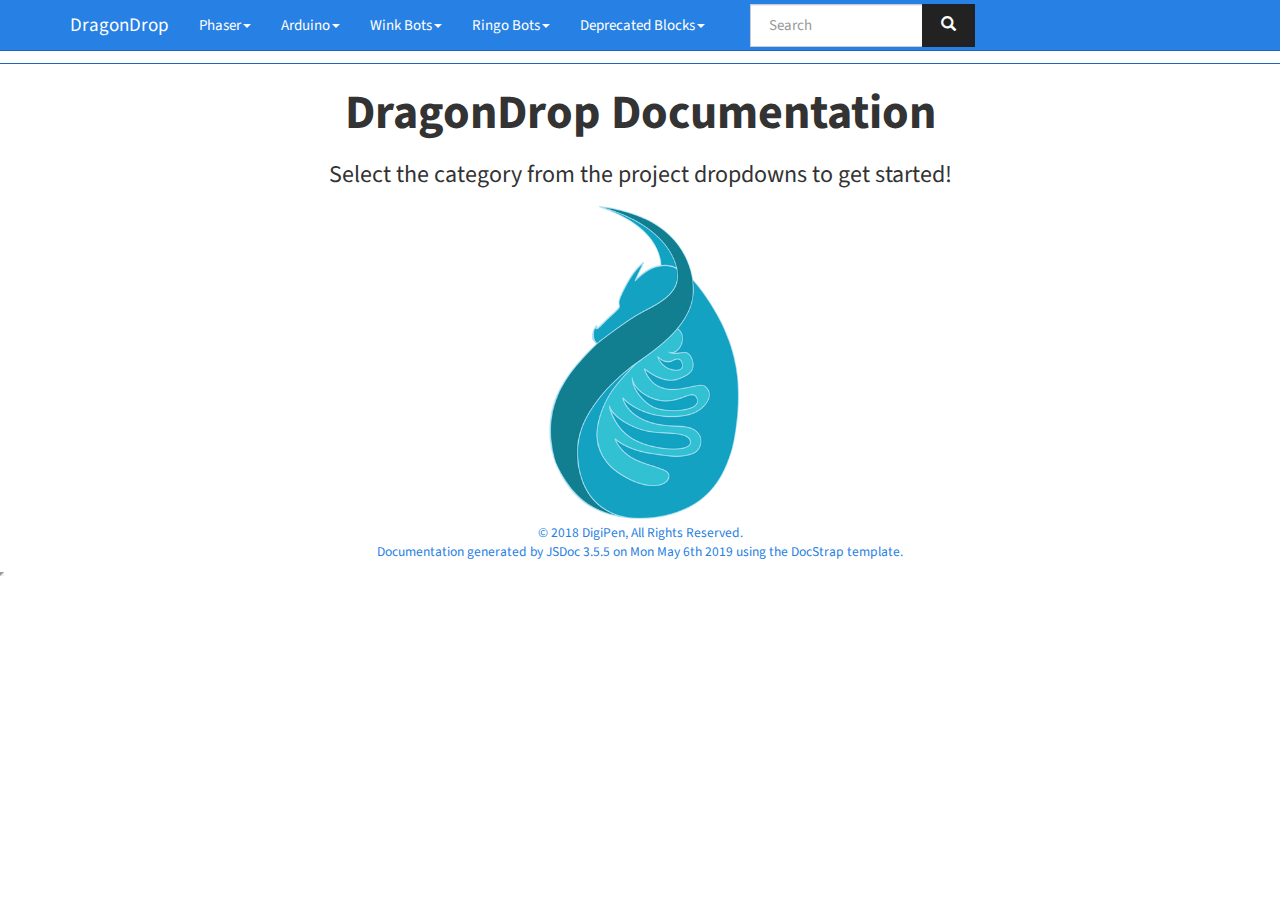
<file: assets/documentation/index.html>
<!DOCTYPE html>

<html lang="en">
<head>
	<meta charset="utf-8">
	<meta name="viewport" content="width=device-width">
	<title>DragonDrop Index</title>

	<!--[if lt IE 9]>
	<script src="//html5shiv.googlecode.com/svn/trunk/html5.js"></script>
	<![endif]-->
	<link type="text/css" rel="stylesheet" href="styles/sunlight.default.css">

	<link type="text/css" rel="stylesheet" href="styles/site.cosmo.css">

</head>

<body>

<div class="navbar navbar-default navbar-fixed-top navbar-inverse">
<div class="container">
	<div class="navbar-header">
		<a class="navbar-brand" href="index.html">DragonDrop</a>
		<button class="navbar-toggle" type="button" data-toggle="collapse" data-target="#topNavigation">
			<span class="icon-bar"></span>
			<span class="icon-bar"></span>
			<span class="icon-bar"></span>
        </button>
	</div>
	<div class="navbar-collapse collapse" id="topNavigation">
		<ul class="nav navbar-nav">
			
			<li class="dropdown">
				<a href="namespaces.list.html" class="dropdown-toggle" data-toggle="dropdown">Phaser<b class="caret"></b></a>
				<ul class="dropdown-menu ">
					<li><a href="Animation.html">Animation</a></li><li><a href="Body.html">Body</a></li><li><a href="Camera.html">Camera</a></li><li><a href="Circle.html">Circle</a></li><li><a href="Collision.html">Collision</a></li><li><a href="Debug.html">Debug</a></li><li><a href="DeviceButton.html">DeviceButton</a></li><li><a href="Dynamics.html">Dynamics</a></li><li><a href="GameObject.html">GameObject</a></li><li><a href="Graphics.html">Graphics</a></li><li><a href="Groups.html">Groups</a></li><li><a href="InputHandler.html">InputHandler</a></li><li><a href="Keyboard.html">Keyboard</a></li><li><a href="Math.html">Math</a></li><li><a href="Mouse.html">Mouse</a></li><li><a href="Particles.html">Particles</a></li><li><a href="PhaserList.html">PhaserList</a></li><li><a href="PhaserText.html">PhaserText</a></li><li><a href="Point.html">Point</a></li><li><a href="Pointer.html">Pointer</a></li><li><a href="Random.html">Random</a></li><li><a href="Rectangle.html">Rectangle</a></li><li><a href="Setup.html">Setup</a></li><li><a href="Sound.html">Sound</a></li><li><a href="Sprite_Image.html">Sprite/Image</a></li><li><a href="Startup.html">Startup</a></li><li><a href="States.html">States</a></li><li><a href="Timer.html">Timer</a></li><li><a href="Util.html">Util</a></li><li><a href="World.html">World</a></li>
				</ul>
			</li>
			
			<li class="dropdown">
				<a href="namespaces.list_.html" class="dropdown-toggle" data-toggle="dropdown">Arduino<b class="caret"></b></a>
				<ul class="dropdown-menu ">
					<li><a href="Advanced%2520I_O.html">Advanced I/O</a></li><li><a href="Analog%2520I_O.html">Analog I/O</a></li><li><a href="Arduino%2520String.html">Arduino String</a></li><li><a href="Character.html">Character</a></li><li><a href="Constants.html">Constants</a></li><li><a href="Digital%2520I_O.html">Digital I/O</a></li><li><a href="EEPROM.html">EEPROM</a></li><li><a href="Serial.html">Serial</a></li><li><a href="Servo.html">Servo</a></li><li><a href="Time.html">Time</a></li>
				</ul>
			</li>
			
			<li class="dropdown">
				<a href="namespaces.list__.html" class="dropdown-toggle" data-toggle="dropdown">Wink Bots<b class="caret"></b></a>
				<ul class="dropdown-menu ">
					<li><a href="Required%2520Blocks.html">Required Blocks</a></li><li><a href="Wink%2520Eyes.html">Wink Eyes</a></li><li><a href="Wink%2520Input.html">Wink Input</a></li><li><a href="Wink%2520IR%2520Communication.html">Wink IR Communication</a></li><li><a href="Wink%2520Left%2520Eye.html">Wink Left Eye</a></li><li><a href="Wink%2520Motors.html">Wink Motors</a></li><li><a href="Wink%2520Right%2520Eye.html">Wink Right Eye</a></li><li><a href="Wink%2520Sensors.html">Wink Sensors</a></li>
				</ul>
			</li>
			
			<li class="dropdown">
				<a href="namespaces.list_____.html" class="dropdown-toggle" data-toggle="dropdown">Ringo Bots<b class="caret"></b></a>
				<ul class="dropdown-menu ">
					<li><a href="Ringo%2520Calculation.html">Ringo Calculation</a></li><li><a href="Ringo%2520Fun%2520Stuff%2520Eyes.html">Ringo Fun Stuff Eyes</a></li><li><a href="Ringo%2520Input.html">Ringo Input</a></li><li><a href="Ringo%2520Motors.html">Ringo Motors</a></li><li><a href="Ringo%2520Movement.html">Ringo Movement</a></li><li><a href="Ringo%2520Navigation.html">Ringo Navigation</a></li><li><a href="Ringo%2520Pixels.html">Ringo Pixels</a></li><li><a href="Ringo%2520Sensors.html">Ringo Sensors</a></li>
				</ul>
			</li>
			
			<li class="dropdown">
				<a href="namespaces.list______.html" class="dropdown-toggle" data-toggle="dropdown">Deprecated Blocks<b class="caret"></b></a>
				<ul class="dropdown-menu ">
					<li><a href="DeprecatedBlocks.html">DeprecatedBlocks</a></li>
				</ul>
			</li>
			
		</ul>
        
            <div class="col-sm-3 col-md-3">
                <form class="navbar-form" role="search">
                    <div class="input-group">
                        <input type="text" class="form-control" placeholder="Search" name="q" id="search-input">
                        <div class="input-group-btn">
                            <button class="btn btn-default" id="search-submit"><i class="glyphicon glyphicon-search"></i></button>
                        </div>
                    </div>
                </form>
            </div>
        
	</div>

</div>
</div>


<div class="container" id="toc-content">
<div class="row">

	
	<div class="col-md-8">
	
		<div id="main">
			

	
	











	
	











		</div>
	</div>

	<div class="clearfix"></div>

	
		<div class="col-md-3">
			<div id="toc" class="col-md-3 hidden-xs hidden-sm hidden-md"></div>
		</div>
	

</div>
</div>


    <div class="modal fade" id="searchResults">
      <div class="modal-dialog">
        <div class="modal-content">
          <div class="modal-header">
            <button type="button" class="close" data-dismiss="modal" aria-label="Close"><span aria-hidden="true">&times;</span></button>
            <h4 class="modal-title">Search results</h4>
          </div>
          <div class="modal-body"></div>
          <div class="modal-footer">
            <button type="button" class="btn btn-default" data-dismiss="modal">Close</button>
          </div>
        </div><!-- /.modal-content -->
      </div><!-- /.modal-dialog -->
    </div>


<footer>

	<div align="center" >
		<p>
			
			<font size="7"><strong>DragonDrop Documentation</strong></font>
			
		</p>
		<p>
			<font size="5">Select the category from the project dropdowns to get started!</font>
		</p>
		<img src="background.png" width="25%">
		
		
	</div>


	<span class="copyright">
	© 2018 DigiPen, All Rights Reserved.
	</span>

<span class="jsdoc-message">
	Documentation generated by <a href="https://github.com/jsdoc3/jsdoc">JSDoc 3.5.5</a>
	
		on Mon May 6th 2019
	
	using the <a href="https://github.com/docstrap/docstrap">DocStrap template</a>.
</span>
</footer>

<script src="scripts/docstrap.lib.js"></script>
<script src="scripts/toc.js"></script>

    <script type="text/javascript" src="scripts/fulltext-search-ui.js"></script>


<script>
$( function () {
	$( "[id*='$']" ).each( function () {
		var $this = $( this );

		$this.attr( "id", $this.attr( "id" ).replace( "$", "__" ) );
	} );

	$( ".tutorial-section pre, .readme-section pre, pre.prettyprint.source" ).each( function () {
		var $this = $( this );

		var example = $this.find( "code" );
		exampleText = example.html();
		var lang = /{@lang (.*?)}/.exec( exampleText );
		if ( lang && lang[1] ) {
			exampleText = exampleText.replace( lang[0], "" );
			example.html( exampleText );
			lang = lang[1];
		} else {
			var langClassMatch = example.parent()[0].className.match(/lang\-(\S+)/);
			lang = langClassMatch ? langClassMatch[1] : "javascript";
		}

		if ( lang ) {

			$this
			.addClass( "sunlight-highlight-" + lang )
			.addClass( "linenums" )
			.html( example.html() );

		}
	} );

	Sunlight.highlightAll( {
		lineNumbers : true,
		showMenu : true,
		enableDoclinks : true
	} );

	$.catchAnchorLinks( {
        navbarOffset: 10
	} );
	$( "#toc" ).toc( {
		anchorName  : function ( i, heading, prefix ) {
			return $( heading ).attr( "id" ) || ( prefix + i );
		},
		selectors   : "#toc-content h1,#toc-content h2,#toc-content h3,#toc-content h4",
		showAndHide : false,
		smoothScrolling: true
	} );

	$( "#main span[id^='toc']" ).addClass( "toc-shim" );
	$( '.dropdown-toggle' ).dropdown();

    $( "table" ).each( function () {
      var $this = $( this );
      $this.addClass('table');
    } );

} );
</script>



<!--Navigation and Symbol Display-->


<!--Google Analytics-->



    <script type="text/javascript">
        $(document).ready(function() {
            SearcherDisplay.init();
        });
    </script>


</body>
</html>
</file>
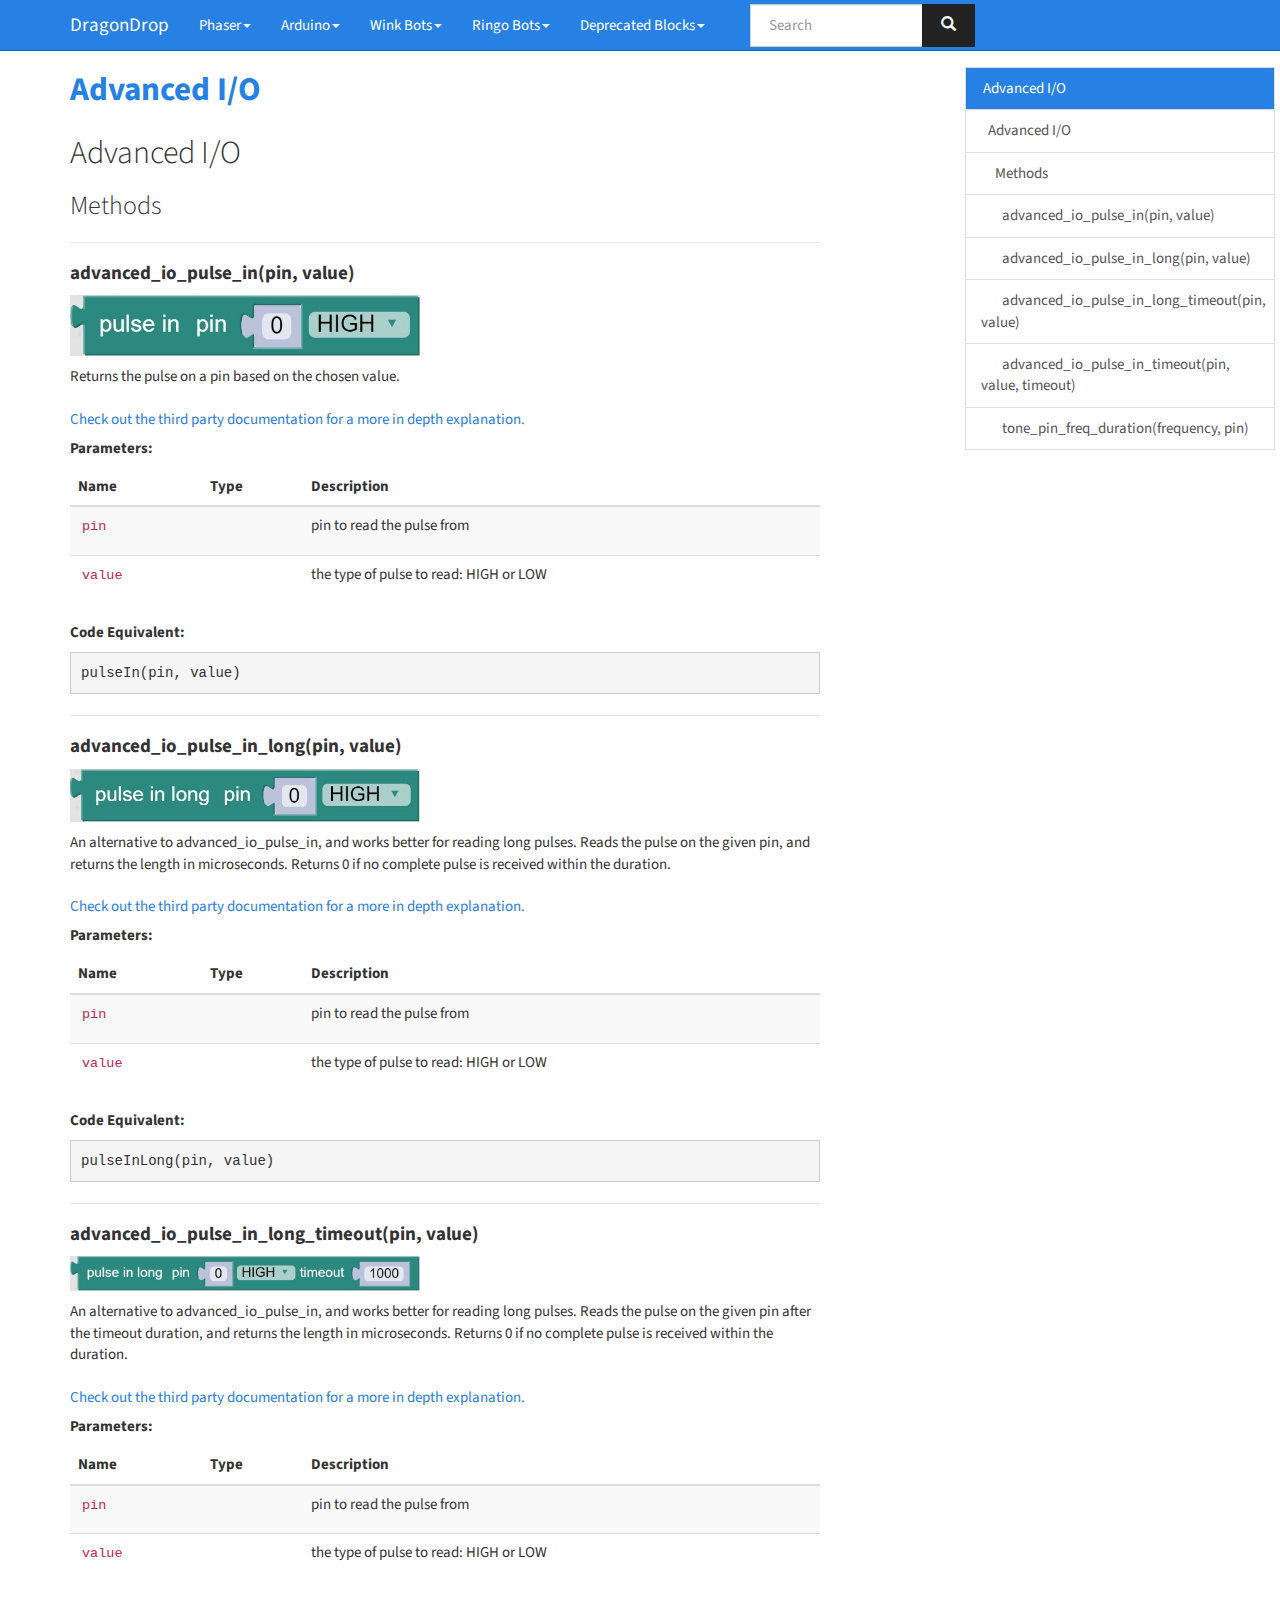
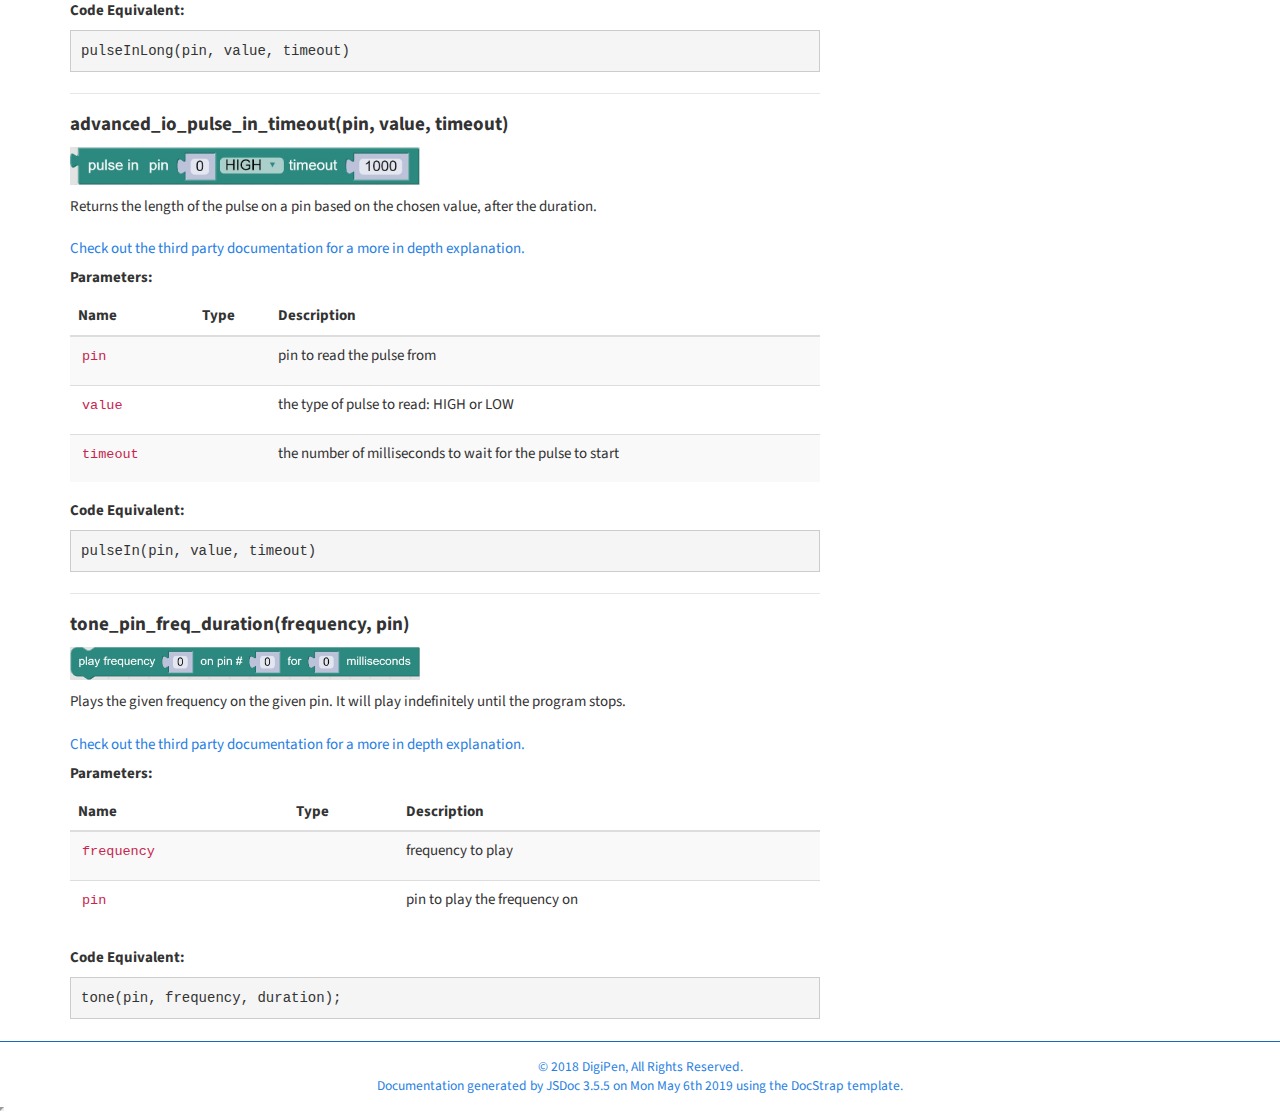
<file: assets/documentation/Advanced%20I_O.html>
<!DOCTYPE html>

<html lang="en">
<head>
	<meta charset="utf-8">
	<meta name="viewport" content="width=device-width">
	<title>DragonDrop Advanced I/O</title>

	<!--[if lt IE 9]>
	<script src="//html5shiv.googlecode.com/svn/trunk/html5.js"></script>
	<![endif]-->
	<link type="text/css" rel="stylesheet" href="styles/sunlight.default.css">

	<link type="text/css" rel="stylesheet" href="styles/site.cosmo.css">

</head>

<body>

<div class="navbar navbar-default navbar-fixed-top navbar-inverse">
<div class="container">
	<div class="navbar-header">
		<a class="navbar-brand" href="index.html">DragonDrop</a>
		<button class="navbar-toggle" type="button" data-toggle="collapse" data-target="#topNavigation">
			<span class="icon-bar"></span>
			<span class="icon-bar"></span>
			<span class="icon-bar"></span>
        </button>
	</div>
	<div class="navbar-collapse collapse" id="topNavigation">
		<ul class="nav navbar-nav">
			
			<li class="dropdown">
				<a href="namespaces.list.html" class="dropdown-toggle" data-toggle="dropdown">Phaser<b class="caret"></b></a>
				<ul class="dropdown-menu ">
					<li><a href="Animation.html">Animation</a></li><li><a href="Body.html">Body</a></li><li><a href="Camera.html">Camera</a></li><li><a href="Circle.html">Circle</a></li><li><a href="Collision.html">Collision</a></li><li><a href="Debug.html">Debug</a></li><li><a href="DeviceButton.html">DeviceButton</a></li><li><a href="Dynamics.html">Dynamics</a></li><li><a href="GameObject.html">GameObject</a></li><li><a href="Graphics.html">Graphics</a></li><li><a href="Groups.html">Groups</a></li><li><a href="InputHandler.html">InputHandler</a></li><li><a href="Keyboard.html">Keyboard</a></li><li><a href="Math.html">Math</a></li><li><a href="Mouse.html">Mouse</a></li><li><a href="Particles.html">Particles</a></li><li><a href="PhaserList.html">PhaserList</a></li><li><a href="PhaserText.html">PhaserText</a></li><li><a href="Point.html">Point</a></li><li><a href="Pointer.html">Pointer</a></li><li><a href="Random.html">Random</a></li><li><a href="Rectangle.html">Rectangle</a></li><li><a href="Setup.html">Setup</a></li><li><a href="Sound.html">Sound</a></li><li><a href="Sprite_Image.html">Sprite/Image</a></li><li><a href="Startup.html">Startup</a></li><li><a href="States.html">States</a></li><li><a href="Timer.html">Timer</a></li><li><a href="Util.html">Util</a></li><li><a href="World.html">World</a></li>
				</ul>
			</li>
			
			<li class="dropdown">
				<a href="namespaces.list_.html" class="dropdown-toggle" data-toggle="dropdown">Arduino<b class="caret"></b></a>
				<ul class="dropdown-menu ">
					<li><a href="Advanced%2520I_O.html">Advanced I/O</a></li><li><a href="Analog%2520I_O.html">Analog I/O</a></li><li><a href="Arduino%2520String.html">Arduino String</a></li><li><a href="Character.html">Character</a></li><li><a href="Constants.html">Constants</a></li><li><a href="Digital%2520I_O.html">Digital I/O</a></li><li><a href="EEPROM.html">EEPROM</a></li><li><a href="Serial.html">Serial</a></li><li><a href="Servo.html">Servo</a></li><li><a href="Time.html">Time</a></li>
				</ul>
			</li>
			
			<li class="dropdown">
				<a href="namespaces.list__.html" class="dropdown-toggle" data-toggle="dropdown">Wink Bots<b class="caret"></b></a>
				<ul class="dropdown-menu ">
					<li><a href="Required%2520Blocks.html">Required Blocks</a></li><li><a href="Wink%2520Eyes.html">Wink Eyes</a></li><li><a href="Wink%2520Input.html">Wink Input</a></li><li><a href="Wink%2520IR%2520Communication.html">Wink IR Communication</a></li><li><a href="Wink%2520Left%2520Eye.html">Wink Left Eye</a></li><li><a href="Wink%2520Motors.html">Wink Motors</a></li><li><a href="Wink%2520Right%2520Eye.html">Wink Right Eye</a></li><li><a href="Wink%2520Sensors.html">Wink Sensors</a></li>
				</ul>
			</li>
			
			<li class="dropdown">
				<a href="namespaces.list_____.html" class="dropdown-toggle" data-toggle="dropdown">Ringo Bots<b class="caret"></b></a>
				<ul class="dropdown-menu ">
					<li><a href="Ringo%2520Calculation.html">Ringo Calculation</a></li><li><a href="Ringo%2520Fun%2520Stuff%2520Eyes.html">Ringo Fun Stuff Eyes</a></li><li><a href="Ringo%2520Input.html">Ringo Input</a></li><li><a href="Ringo%2520Motors.html">Ringo Motors</a></li><li><a href="Ringo%2520Movement.html">Ringo Movement</a></li><li><a href="Ringo%2520Navigation.html">Ringo Navigation</a></li><li><a href="Ringo%2520Pixels.html">Ringo Pixels</a></li><li><a href="Ringo%2520Sensors.html">Ringo Sensors</a></li>
				</ul>
			</li>
			
			<li class="dropdown">
				<a href="namespaces.list______.html" class="dropdown-toggle" data-toggle="dropdown">Deprecated Blocks<b class="caret"></b></a>
				<ul class="dropdown-menu ">
					<li><a href="DeprecatedBlocks.html">DeprecatedBlocks</a></li>
				</ul>
			</li>
			
		</ul>
        
            <div class="col-sm-3 col-md-3">
                <form class="navbar-form" role="search">
                    <div class="input-group">
                        <input type="text" class="form-control" placeholder="Search" name="q" id="search-input">
                        <div class="input-group-btn">
                            <button class="btn btn-default" id="search-submit"><i class="glyphicon glyphicon-search"></i></button>
                        </div>
                    </div>
                </form>
            </div>
        
	</div>

</div>
</div>


<div class="container" id="toc-content">
<div class="row">

	
	<div class="col-md-8">
	
		<div id="main">
			

	<h1 class="page-title">Advanced I/O</h1>
<section>

<header>
    
        <h2>
        Advanced I/O
        </h2>
        
    
</header>


<article>
    <div class="container-overview">
    
        

        
<dl class="details">
    

	

	

	

    

    

    

    

	

	

	

	

	



	

	

	

	
</dl>


        
    
    </div>

    

    

    

    

    

    

    
        <h3 class="subsection-title">Methods</h3>

        <dl>
            
<hr>
<dt>
    <h4 class="name" id=".advanced_io_pulse_in"><b><span class="type-signature"></span>advanced_io_pulse_in(pin, value)</b></h4>
    
    
</dt>
<dd>

    
    <div class="description">
        <p><img src="img/blocks/advanced_io_pulse_in.JPG" width="350"> <br></p>
<p>Returns the pulse on a pin based on the chosen value.<br><br><a href = "https://www.arduino.cc/reference/en/language/functions/advanced-io/pulsein/" target = "_blank"> Check out the third party documentation for a more in depth explanation.</a></p>
    </div>
    

    

    

    
    
        <h5><b>Parameters:</b></h5>
        

<table class="params table table-striped">
    <thead>
    <tr>
        
        <th>Name</th>
        

        <th>Type</th>

        

        

        <th class="last">Description</th>
    </tr>
    </thead>

    <tbody>
    

        <tr>
            
                <td class="name"><code>pin</code></td>
            

            <td class="type">
            
            </td>

            

            

            <td class="description last"><p>pin to read the pulse from</p></td>
        </tr>

    

        <tr>
            
                <td class="name"><code>value</code></td>
            

            <td class="type">
            
            </td>

            

            

            <td class="description last"><p>the type of pulse to read: HIGH or LOW</p></td>
        </tr>

    
    </tbody>
</table>

    

    
<dl class="details">
    

	

	

	

    

    

    

    

	

	

	

	

	



	

	

	

	
</dl>


    

    

    

    

    

    
    <h5><b>Code Equivalent:</b></h5>
    
            
<div class="param-desc">
    <pre><code>pulseIn(pin, value)
</code></pre>
</div>




        

    
</dd>

        
            
<hr>
<dt>
    <h4 class="name" id=".advanced_io_pulse_in_long"><b><span class="type-signature"></span>advanced_io_pulse_in_long(pin, value)</b></h4>
    
    
</dt>
<dd>

    
    <div class="description">
        <p><img src="img/blocks/advanced_io_pulse_in_long.JPG" width="350"> <br></p>
<p>An alternative to advanced_io_pulse_in, and works better for reading long pulses. Reads the pulse on the given pin, and returns the length in microseconds. Returns 0 if no complete pulse is received within the duration.<br><br><a href = "https://www.arduino.cc/reference/en/language/functions/advanced-io/pulseinlong/" target = "_blank"> Check out the third party documentation for a more in depth explanation.</a></p>
    </div>
    

    

    

    
    
        <h5><b>Parameters:</b></h5>
        

<table class="params table table-striped">
    <thead>
    <tr>
        
        <th>Name</th>
        

        <th>Type</th>

        

        

        <th class="last">Description</th>
    </tr>
    </thead>

    <tbody>
    

        <tr>
            
                <td class="name"><code>pin</code></td>
            

            <td class="type">
            
            </td>

            

            

            <td class="description last"><p>pin to read the pulse from</p></td>
        </tr>

    

        <tr>
            
                <td class="name"><code>value</code></td>
            

            <td class="type">
            
            </td>

            

            

            <td class="description last"><p>the type of pulse to read: HIGH or LOW</p></td>
        </tr>

    
    </tbody>
</table>

    

    
<dl class="details">
    

	

	

	

    

    

    

    

	

	

	

	

	



	

	

	

	
</dl>


    

    

    

    

    

    
    <h5><b>Code Equivalent:</b></h5>
    
            
<div class="param-desc">
    <pre><code>pulseInLong(pin, value)
</code></pre>
</div>




        

    
</dd>

        
            
<hr>
<dt>
    <h4 class="name" id=".advanced_io_pulse_in_long_timeout"><b><span class="type-signature"></span>advanced_io_pulse_in_long_timeout(pin, value)</b></h4>
    
    
</dt>
<dd>

    
    <div class="description">
        <p><img src="img/blocks/advanced_io_pulse_in_long_timeout.JPG" width="350"> <br></p>
<p>An alternative to advanced_io_pulse_in, and works better for reading long pulses. Reads the pulse on the given pin after the timeout duration, and returns the length in microseconds. Returns 0 if no complete pulse is received within the duration.<br><br><a href = "https://dragondropteam.github.io/phaser_ce/" target = "_blank"> Check out the third party documentation for a more in depth explanation.</a></p>
    </div>
    

    

    

    
    
        <h5><b>Parameters:</b></h5>
        

<table class="params table table-striped">
    <thead>
    <tr>
        
        <th>Name</th>
        

        <th>Type</th>

        

        

        <th class="last">Description</th>
    </tr>
    </thead>

    <tbody>
    

        <tr>
            
                <td class="name"><code>pin</code></td>
            

            <td class="type">
            
            </td>

            

            

            <td class="description last"><p>pin to read the pulse from</p></td>
        </tr>

    

        <tr>
            
                <td class="name"><code>value</code></td>
            

            <td class="type">
            
            </td>

            

            

            <td class="description last"><p>the type of pulse to read: HIGH or LOW</p></td>
        </tr>

    
    </tbody>
</table>

    

    
<dl class="details">
    

	

	

	

    

    

    

    

	

	

	

	

	



	

	

	

	
</dl>


    

    

    

    

    

    
    <h5><b>Code Equivalent:</b></h5>
    
            
<div class="param-desc">
    <pre><code>pulseInLong(pin, value, timeout)
</code></pre>
</div>




        

    
</dd>

        
            
<hr>
<dt>
    <h4 class="name" id=".advanced_io_pulse_in_timeout"><b><span class="type-signature"></span>advanced_io_pulse_in_timeout(pin, value, timeout)</b></h4>
    
    
</dt>
<dd>

    
    <div class="description">
        <p><img src="img/blocks/advanced_io_pulse_in_timeout.JPG" width="350"> <br></p>
<p>Returns the length of the pulse on a pin based on the chosen value, after the duration.<br><br><a href = "https://dragondropteam.github.io/phaser_ce/" target = "_blank"> Check out the third party documentation for a more in depth explanation.</a></p>
    </div>
    

    

    

    
    
        <h5><b>Parameters:</b></h5>
        

<table class="params table table-striped">
    <thead>
    <tr>
        
        <th>Name</th>
        

        <th>Type</th>

        

        

        <th class="last">Description</th>
    </tr>
    </thead>

    <tbody>
    

        <tr>
            
                <td class="name"><code>pin</code></td>
            

            <td class="type">
            
            </td>

            

            

            <td class="description last"><p>pin to read the pulse from</p></td>
        </tr>

    

        <tr>
            
                <td class="name"><code>value</code></td>
            

            <td class="type">
            
            </td>

            

            

            <td class="description last"><p>the type of pulse to read: HIGH or LOW</p></td>
        </tr>

    

        <tr>
            
                <td class="name"><code>timeout</code></td>
            

            <td class="type">
            
            </td>

            

            

            <td class="description last"><p>the number of milliseconds to wait for the pulse to start</p></td>
        </tr>

    
    </tbody>
</table>

    

    
<dl class="details">
    

	

	

	

    

    

    

    

	

	

	

	

	



	

	

	

	
</dl>


    

    

    

    

    

    
    <h5><b>Code Equivalent:</b></h5>
    
            
<div class="param-desc">
    <pre><code>pulseIn(pin, value, timeout)
</code></pre>
</div>




        

    
</dd>

        
            
<hr>
<dt>
    <h4 class="name" id=".tone_pin_freq_duration"><b><span class="type-signature"></span>tone_pin_freq_duration(frequency, pin)</b></h4>
    
    
</dt>
<dd>

    
    <div class="description">
        <p><img src="img/blocks/tone_pin_freq_duration.JPG" width="350"> <br></p>
<p>Plays the given frequency on the given pin. It will play indefinitely until the program stops.<br><br><a href = "https://www.arduino.cc/en/Reference/Tone" target = "_blank"> Check out the third party documentation for a more in depth explanation.</a></p>
    </div>
    

    

    

    
    
        <h5><b>Parameters:</b></h5>
        

<table class="params table table-striped">
    <thead>
    <tr>
        
        <th>Name</th>
        

        <th>Type</th>

        

        

        <th class="last">Description</th>
    </tr>
    </thead>

    <tbody>
    

        <tr>
            
                <td class="name"><code>frequency</code></td>
            

            <td class="type">
            
            </td>

            

            

            <td class="description last"><p>frequency to play</p></td>
        </tr>

    

        <tr>
            
                <td class="name"><code>pin</code></td>
            

            <td class="type">
            
            </td>

            

            

            <td class="description last"><p>pin to play the frequency on</p></td>
        </tr>

    
    </tbody>
</table>

    

    
<dl class="details">
    

	

	

	

    

    

    

    

	

	

	

	

	



	

	

	

	
</dl>


    

    

    

    

    

    
    <h5><b>Code Equivalent:</b></h5>
    
            
<div class="param-desc">
    <pre><code>tone(pin, frequency, duration);
</code></pre>
</div>




        

    
</dd>

        </dl>
    

    

    
</article>

</section>




		</div>
	</div>

	<div class="clearfix"></div>

	
		<div class="col-md-3">
			<div id="toc" class="col-md-3 hidden-xs hidden-sm hidden-md"></div>
		</div>
	

</div>
</div>


    <div class="modal fade" id="searchResults">
      <div class="modal-dialog">
        <div class="modal-content">
          <div class="modal-header">
            <button type="button" class="close" data-dismiss="modal" aria-label="Close"><span aria-hidden="true">&times;</span></button>
            <h4 class="modal-title">Search results</h4>
          </div>
          <div class="modal-body"></div>
          <div class="modal-footer">
            <button type="button" class="btn btn-default" data-dismiss="modal">Close</button>
          </div>
        </div><!-- /.modal-content -->
      </div><!-- /.modal-dialog -->
    </div>


<footer>


	<span class="copyright">
	© 2018 DigiPen, All Rights Reserved.
	</span>

<span class="jsdoc-message">
	Documentation generated by <a href="https://github.com/jsdoc3/jsdoc">JSDoc 3.5.5</a>
	
		on Mon May 6th 2019
	
	using the <a href="https://github.com/docstrap/docstrap">DocStrap template</a>.
</span>
</footer>

<script src="scripts/docstrap.lib.js"></script>
<script src="scripts/toc.js"></script>

    <script type="text/javascript" src="scripts/fulltext-search-ui.js"></script>


<script>
$( function () {
	$( "[id*='$']" ).each( function () {
		var $this = $( this );

		$this.attr( "id", $this.attr( "id" ).replace( "$", "__" ) );
	} );

	$( ".tutorial-section pre, .readme-section pre, pre.prettyprint.source" ).each( function () {
		var $this = $( this );

		var example = $this.find( "code" );
		exampleText = example.html();
		var lang = /{@lang (.*?)}/.exec( exampleText );
		if ( lang && lang[1] ) {
			exampleText = exampleText.replace( lang[0], "" );
			example.html( exampleText );
			lang = lang[1];
		} else {
			var langClassMatch = example.parent()[0].className.match(/lang\-(\S+)/);
			lang = langClassMatch ? langClassMatch[1] : "javascript";
		}

		if ( lang ) {

			$this
			.addClass( "sunlight-highlight-" + lang )
			.addClass( "linenums" )
			.html( example.html() );

		}
	} );

	Sunlight.highlightAll( {
		lineNumbers : true,
		showMenu : true,
		enableDoclinks : true
	} );

	$.catchAnchorLinks( {
        navbarOffset: 10
	} );
	$( "#toc" ).toc( {
		anchorName  : function ( i, heading, prefix ) {
			return $( heading ).attr( "id" ) || ( prefix + i );
		},
		selectors   : "#toc-content h1,#toc-content h2,#toc-content h3,#toc-content h4",
		showAndHide : false,
		smoothScrolling: true
	} );

	$( "#main span[id^='toc']" ).addClass( "toc-shim" );
	$( '.dropdown-toggle' ).dropdown();

    $( "table" ).each( function () {
      var $this = $( this );
      $this.addClass('table');
    } );

} );
</script>



<!--Navigation and Symbol Display-->


<!--Google Analytics-->



    <script type="text/javascript">
        $(document).ready(function() {
            SearcherDisplay.init();
        });
    </script>


</body>
</html>
</file>
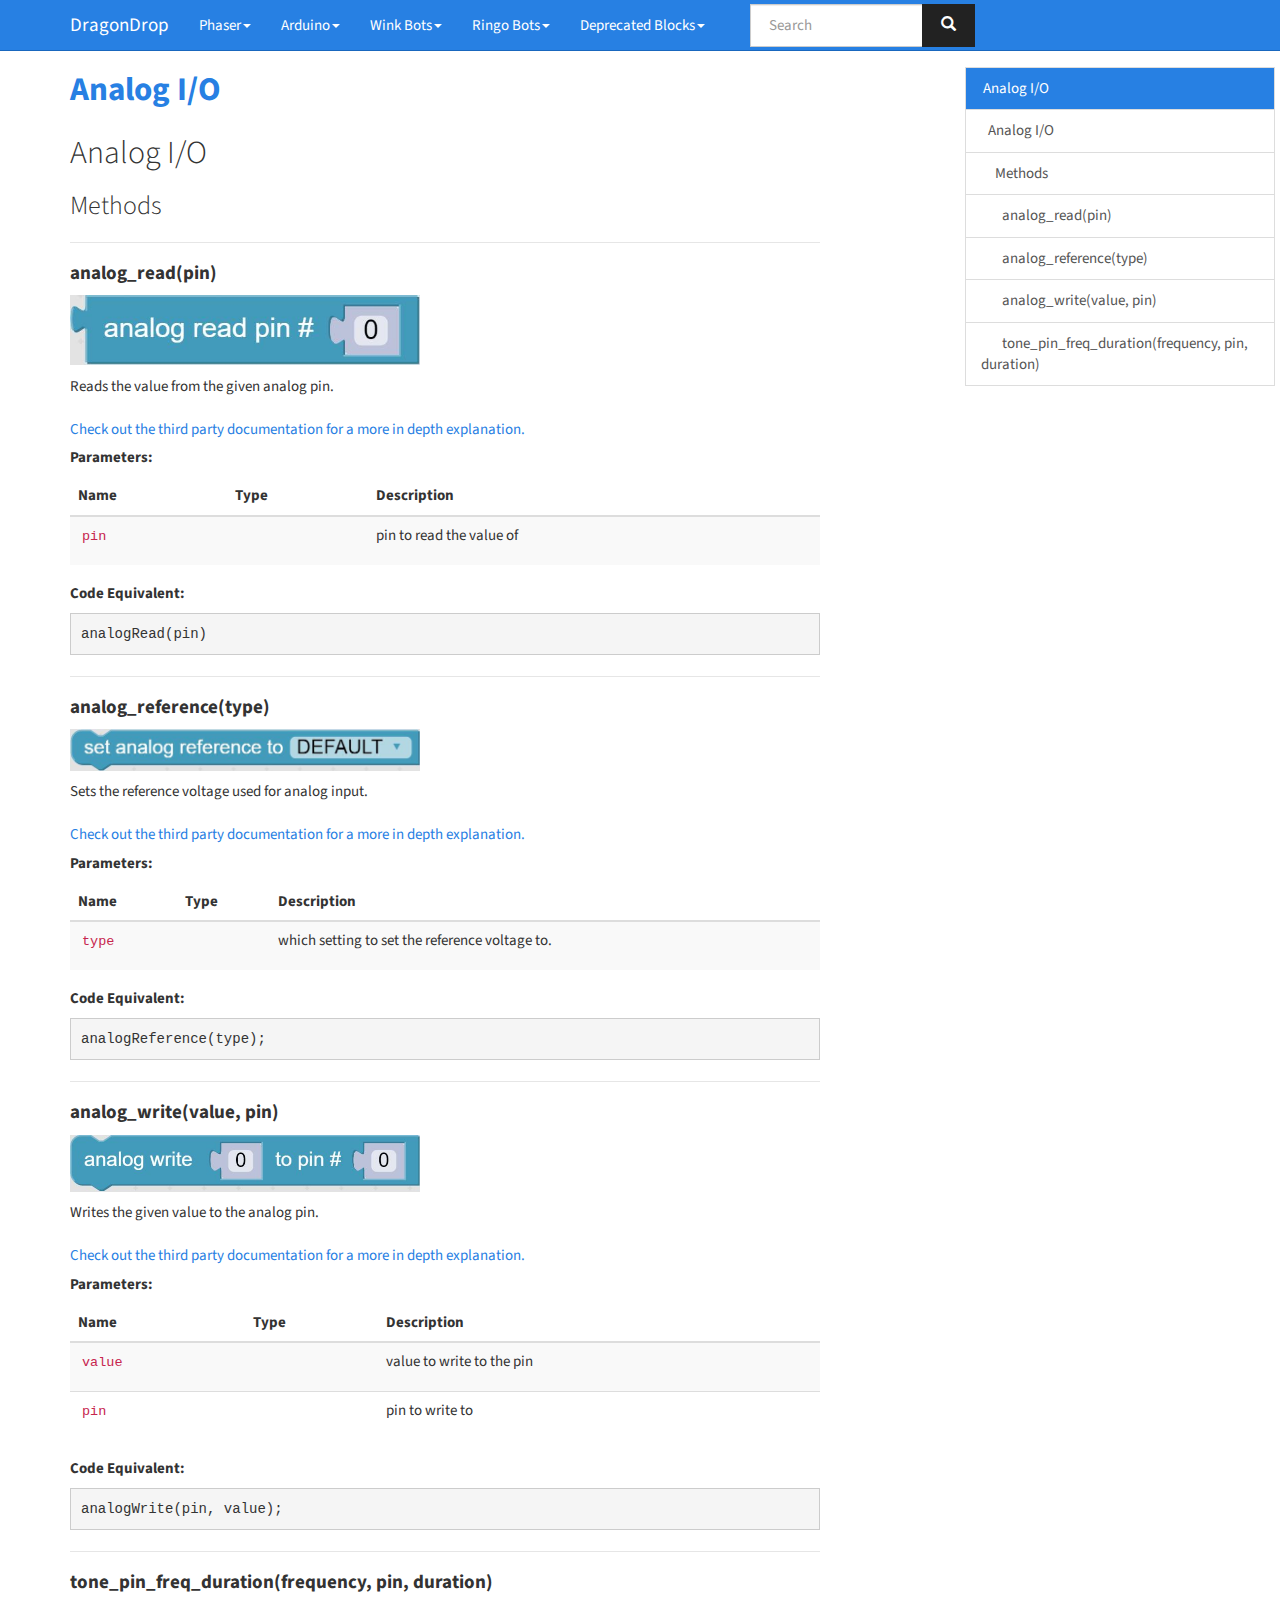
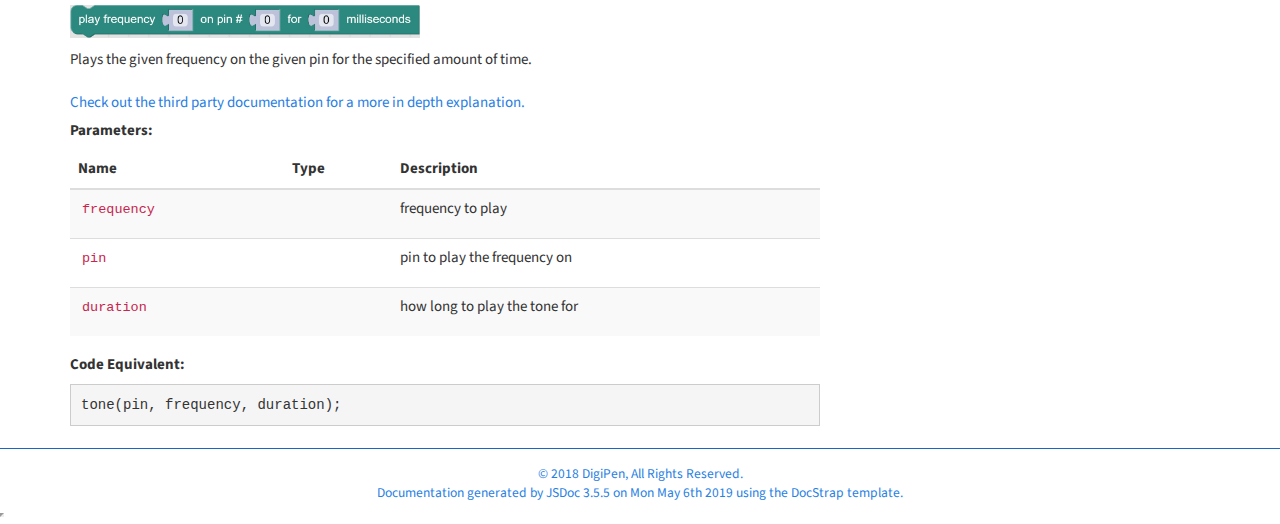
<file: assets/documentation/Analog%20I_O.html>
<!DOCTYPE html>

<html lang="en">
<head>
	<meta charset="utf-8">
	<meta name="viewport" content="width=device-width">
	<title>DragonDrop Analog I/O</title>

	<!--[if lt IE 9]>
	<script src="//html5shiv.googlecode.com/svn/trunk/html5.js"></script>
	<![endif]-->
	<link type="text/css" rel="stylesheet" href="styles/sunlight.default.css">

	<link type="text/css" rel="stylesheet" href="styles/site.cosmo.css">

</head>

<body>

<div class="navbar navbar-default navbar-fixed-top navbar-inverse">
<div class="container">
	<div class="navbar-header">
		<a class="navbar-brand" href="index.html">DragonDrop</a>
		<button class="navbar-toggle" type="button" data-toggle="collapse" data-target="#topNavigation">
			<span class="icon-bar"></span>
			<span class="icon-bar"></span>
			<span class="icon-bar"></span>
        </button>
	</div>
	<div class="navbar-collapse collapse" id="topNavigation">
		<ul class="nav navbar-nav">
			
			<li class="dropdown">
				<a href="namespaces.list.html" class="dropdown-toggle" data-toggle="dropdown">Phaser<b class="caret"></b></a>
				<ul class="dropdown-menu ">
					<li><a href="Animation.html">Animation</a></li><li><a href="Body.html">Body</a></li><li><a href="Camera.html">Camera</a></li><li><a href="Circle.html">Circle</a></li><li><a href="Collision.html">Collision</a></li><li><a href="Debug.html">Debug</a></li><li><a href="DeviceButton.html">DeviceButton</a></li><li><a href="Dynamics.html">Dynamics</a></li><li><a href="GameObject.html">GameObject</a></li><li><a href="Graphics.html">Graphics</a></li><li><a href="Groups.html">Groups</a></li><li><a href="InputHandler.html">InputHandler</a></li><li><a href="Keyboard.html">Keyboard</a></li><li><a href="Math.html">Math</a></li><li><a href="Mouse.html">Mouse</a></li><li><a href="Particles.html">Particles</a></li><li><a href="PhaserList.html">PhaserList</a></li><li><a href="PhaserText.html">PhaserText</a></li><li><a href="Point.html">Point</a></li><li><a href="Pointer.html">Pointer</a></li><li><a href="Random.html">Random</a></li><li><a href="Rectangle.html">Rectangle</a></li><li><a href="Setup.html">Setup</a></li><li><a href="Sound.html">Sound</a></li><li><a href="Sprite_Image.html">Sprite/Image</a></li><li><a href="Startup.html">Startup</a></li><li><a href="States.html">States</a></li><li><a href="Timer.html">Timer</a></li><li><a href="Util.html">Util</a></li><li><a href="World.html">World</a></li>
				</ul>
			</li>
			
			<li class="dropdown">
				<a href="namespaces.list_.html" class="dropdown-toggle" data-toggle="dropdown">Arduino<b class="caret"></b></a>
				<ul class="dropdown-menu ">
					<li><a href="Advanced%2520I_O.html">Advanced I/O</a></li><li><a href="Analog%2520I_O.html">Analog I/O</a></li><li><a href="Arduino%2520String.html">Arduino String</a></li><li><a href="Character.html">Character</a></li><li><a href="Constants.html">Constants</a></li><li><a href="Digital%2520I_O.html">Digital I/O</a></li><li><a href="EEPROM.html">EEPROM</a></li><li><a href="Serial.html">Serial</a></li><li><a href="Servo.html">Servo</a></li><li><a href="Time.html">Time</a></li>
				</ul>
			</li>
			
			<li class="dropdown">
				<a href="namespaces.list__.html" class="dropdown-toggle" data-toggle="dropdown">Wink Bots<b class="caret"></b></a>
				<ul class="dropdown-menu ">
					<li><a href="Required%2520Blocks.html">Required Blocks</a></li><li><a href="Wink%2520Eyes.html">Wink Eyes</a></li><li><a href="Wink%2520Input.html">Wink Input</a></li><li><a href="Wink%2520IR%2520Communication.html">Wink IR Communication</a></li><li><a href="Wink%2520Left%2520Eye.html">Wink Left Eye</a></li><li><a href="Wink%2520Motors.html">Wink Motors</a></li><li><a href="Wink%2520Right%2520Eye.html">Wink Right Eye</a></li><li><a href="Wink%2520Sensors.html">Wink Sensors</a></li>
				</ul>
			</li>
			
			<li class="dropdown">
				<a href="namespaces.list_____.html" class="dropdown-toggle" data-toggle="dropdown">Ringo Bots<b class="caret"></b></a>
				<ul class="dropdown-menu ">
					<li><a href="Ringo%2520Calculation.html">Ringo Calculation</a></li><li><a href="Ringo%2520Fun%2520Stuff%2520Eyes.html">Ringo Fun Stuff Eyes</a></li><li><a href="Ringo%2520Input.html">Ringo Input</a></li><li><a href="Ringo%2520Motors.html">Ringo Motors</a></li><li><a href="Ringo%2520Movement.html">Ringo Movement</a></li><li><a href="Ringo%2520Navigation.html">Ringo Navigation</a></li><li><a href="Ringo%2520Pixels.html">Ringo Pixels</a></li><li><a href="Ringo%2520Sensors.html">Ringo Sensors</a></li>
				</ul>
			</li>
			
			<li class="dropdown">
				<a href="namespaces.list______.html" class="dropdown-toggle" data-toggle="dropdown">Deprecated Blocks<b class="caret"></b></a>
				<ul class="dropdown-menu ">
					<li><a href="DeprecatedBlocks.html">DeprecatedBlocks</a></li>
				</ul>
			</li>
			
		</ul>
        
            <div class="col-sm-3 col-md-3">
                <form class="navbar-form" role="search">
                    <div class="input-group">
                        <input type="text" class="form-control" placeholder="Search" name="q" id="search-input">
                        <div class="input-group-btn">
                            <button class="btn btn-default" id="search-submit"><i class="glyphicon glyphicon-search"></i></button>
                        </div>
                    </div>
                </form>
            </div>
        
	</div>

</div>
</div>


<div class="container" id="toc-content">
<div class="row">

	
	<div class="col-md-8">
	
		<div id="main">
			

	<h1 class="page-title">Analog I/O</h1>
<section>

<header>
    
        <h2>
        Analog I/O
        </h2>
        
    
</header>


<article>
    <div class="container-overview">
    
        

        
<dl class="details">
    

	

	

	

    

    

    

    

	

	

	

	

	



	

	

	

	
</dl>


        
    
    </div>

    

    

    

    

    

    

    
        <h3 class="subsection-title">Methods</h3>

        <dl>
            
<hr>
<dt>
    <h4 class="name" id=".analog_read"><b><span class="type-signature"></span>analog_read(pin)</b></h4>
    
    
</dt>
<dd>

    
    <div class="description">
        <p><img src="img/blocks/analog_read.JPG" width="350"> <br></p>
<p>Reads the value from the given analog pin.<br><br><a href = "https://www.arduino.cc/en/Reference/AnalogRead" target = "_blank"> Check out the third party documentation for a more in depth explanation.</a></p>
    </div>
    

    

    

    
    
        <h5><b>Parameters:</b></h5>
        

<table class="params table table-striped">
    <thead>
    <tr>
        
        <th>Name</th>
        

        <th>Type</th>

        

        

        <th class="last">Description</th>
    </tr>
    </thead>

    <tbody>
    

        <tr>
            
                <td class="name"><code>pin</code></td>
            

            <td class="type">
            
            </td>

            

            

            <td class="description last"><p>pin to read the value of</p></td>
        </tr>

    
    </tbody>
</table>

    

    
<dl class="details">
    

	

	

	

    

    

    

    

	

	

	

	

	



	

	

	

	
</dl>


    

    

    

    

    

    
    <h5><b>Code Equivalent:</b></h5>
    
            
<div class="param-desc">
    <pre><code>analogRead(pin)
</code></pre>
</div>




        

    
</dd>

        
            
<hr>
<dt>
    <h4 class="name" id=".analog_reference"><b><span class="type-signature"></span>analog_reference(type)</b></h4>
    
    
</dt>
<dd>

    
    <div class="description">
        <p><img src="img/blocks/analog_reference.JPG" width="350"> <br></p>
<p>Sets the reference voltage used for analog input.<br><br><a href = "https://www.arduino.cc/en/Reference/AnalogReference" target = "_blank"> Check out the third party documentation for a more in depth explanation.</a></p>
    </div>
    

    

    

    
    
        <h5><b>Parameters:</b></h5>
        

<table class="params table table-striped">
    <thead>
    <tr>
        
        <th>Name</th>
        

        <th>Type</th>

        

        

        <th class="last">Description</th>
    </tr>
    </thead>

    <tbody>
    

        <tr>
            
                <td class="name"><code>type</code></td>
            

            <td class="type">
            
            </td>

            

            

            <td class="description last"><p>which setting to set the reference voltage to.</p></td>
        </tr>

    
    </tbody>
</table>

    

    
<dl class="details">
    

	

	

	

    

    

    

    

	

	

	

	

	



	

	

	

	
</dl>


    

    

    

    

    

    
    <h5><b>Code Equivalent:</b></h5>
    
            
<div class="param-desc">
    <pre><code>analogReference(type);
</code></pre>
</div>




        

    
</dd>

        
            
<hr>
<dt>
    <h4 class="name" id=".analog_write"><b><span class="type-signature"></span>analog_write(value, pin)</b></h4>
    
    
</dt>
<dd>

    
    <div class="description">
        <p><img src="img/blocks/analog_write.JPG" width="350"> <br></p>
<p>Writes the given value to the analog pin.<br><br><a href = "https://www.arduino.cc/en/Reference/AnalogWrite" target = "_blank"> Check out the third party documentation for a more in depth explanation.</a></p>
    </div>
    

    

    

    
    
        <h5><b>Parameters:</b></h5>
        

<table class="params table table-striped">
    <thead>
    <tr>
        
        <th>Name</th>
        

        <th>Type</th>

        

        

        <th class="last">Description</th>
    </tr>
    </thead>

    <tbody>
    

        <tr>
            
                <td class="name"><code>value</code></td>
            

            <td class="type">
            
            </td>

            

            

            <td class="description last"><p>value to write to the pin</p></td>
        </tr>

    

        <tr>
            
                <td class="name"><code>pin</code></td>
            

            <td class="type">
            
            </td>

            

            

            <td class="description last"><p>pin to write to</p></td>
        </tr>

    
    </tbody>
</table>

    

    
<dl class="details">
    

	

	

	

    

    

    

    

	

	

	

	

	



	

	

	

	
</dl>


    

    

    

    

    

    
    <h5><b>Code Equivalent:</b></h5>
    
            
<div class="param-desc">
    <pre><code>analogWrite(pin, value);
</code></pre>
</div>




        

    
</dd>

        
            
<hr>
<dt>
    <h4 class="name" id=".tone_pin_freq_duration"><b><span class="type-signature"></span>tone_pin_freq_duration(frequency, pin, duration)</b></h4>
    
    
</dt>
<dd>

    
    <div class="description">
        <p><img src="img/blocks/tone_pin_freq_duration.JPG" width="350"> <br></p>
<p>Plays the given frequency on the given pin for the specified amount of time.<br><br><a href = "https://www.arduino.cc/en/Reference/Tone" target = "_blank"> Check out the third party documentation for a more in depth explanation.</a></p>
    </div>
    

    

    

    
    
        <h5><b>Parameters:</b></h5>
        

<table class="params table table-striped">
    <thead>
    <tr>
        
        <th>Name</th>
        

        <th>Type</th>

        

        

        <th class="last">Description</th>
    </tr>
    </thead>

    <tbody>
    

        <tr>
            
                <td class="name"><code>frequency</code></td>
            

            <td class="type">
            
            </td>

            

            

            <td class="description last"><p>frequency to play</p></td>
        </tr>

    

        <tr>
            
                <td class="name"><code>pin</code></td>
            

            <td class="type">
            
            </td>

            

            

            <td class="description last"><p>pin to play the frequency on</p></td>
        </tr>

    

        <tr>
            
                <td class="name"><code>duration</code></td>
            

            <td class="type">
            
            </td>

            

            

            <td class="description last"><p>how long to play the tone for</p></td>
        </tr>

    
    </tbody>
</table>

    

    
<dl class="details">
    

	

	

	

    

    

    

    

	

	

	

	

	



	

	

	

	
</dl>


    

    

    

    

    

    
    <h5><b>Code Equivalent:</b></h5>
    
            
<div class="param-desc">
    <pre><code>tone(pin, frequency, duration);
</code></pre>
</div>




        

    
</dd>

        </dl>
    

    

    
</article>

</section>




		</div>
	</div>

	<div class="clearfix"></div>

	
		<div class="col-md-3">
			<div id="toc" class="col-md-3 hidden-xs hidden-sm hidden-md"></div>
		</div>
	

</div>
</div>


    <div class="modal fade" id="searchResults">
      <div class="modal-dialog">
        <div class="modal-content">
          <div class="modal-header">
            <button type="button" class="close" data-dismiss="modal" aria-label="Close"><span aria-hidden="true">&times;</span></button>
            <h4 class="modal-title">Search results</h4>
          </div>
          <div class="modal-body"></div>
          <div class="modal-footer">
            <button type="button" class="btn btn-default" data-dismiss="modal">Close</button>
          </div>
        </div><!-- /.modal-content -->
      </div><!-- /.modal-dialog -->
    </div>


<footer>


	<span class="copyright">
	© 2018 DigiPen, All Rights Reserved.
	</span>

<span class="jsdoc-message">
	Documentation generated by <a href="https://github.com/jsdoc3/jsdoc">JSDoc 3.5.5</a>
	
		on Mon May 6th 2019
	
	using the <a href="https://github.com/docstrap/docstrap">DocStrap template</a>.
</span>
</footer>

<script src="scripts/docstrap.lib.js"></script>
<script src="scripts/toc.js"></script>

    <script type="text/javascript" src="scripts/fulltext-search-ui.js"></script>


<script>
$( function () {
	$( "[id*='$']" ).each( function () {
		var $this = $( this );

		$this.attr( "id", $this.attr( "id" ).replace( "$", "__" ) );
	} );

	$( ".tutorial-section pre, .readme-section pre, pre.prettyprint.source" ).each( function () {
		var $this = $( this );

		var example = $this.find( "code" );
		exampleText = example.html();
		var lang = /{@lang (.*?)}/.exec( exampleText );
		if ( lang && lang[1] ) {
			exampleText = exampleText.replace( lang[0], "" );
			example.html( exampleText );
			lang = lang[1];
		} else {
			var langClassMatch = example.parent()[0].className.match(/lang\-(\S+)/);
			lang = langClassMatch ? langClassMatch[1] : "javascript";
		}

		if ( lang ) {

			$this
			.addClass( "sunlight-highlight-" + lang )
			.addClass( "linenums" )
			.html( example.html() );

		}
	} );

	Sunlight.highlightAll( {
		lineNumbers : true,
		showMenu : true,
		enableDoclinks : true
	} );

	$.catchAnchorLinks( {
        navbarOffset: 10
	} );
	$( "#toc" ).toc( {
		anchorName  : function ( i, heading, prefix ) {
			return $( heading ).attr( "id" ) || ( prefix + i );
		},
		selectors   : "#toc-content h1,#toc-content h2,#toc-content h3,#toc-content h4",
		showAndHide : false,
		smoothScrolling: true
	} );

	$( "#main span[id^='toc']" ).addClass( "toc-shim" );
	$( '.dropdown-toggle' ).dropdown();

    $( "table" ).each( function () {
      var $this = $( this );
      $this.addClass('table');
    } );

} );
</script>



<!--Navigation and Symbol Display-->


<!--Google Analytics-->



    <script type="text/javascript">
        $(document).ready(function() {
            SearcherDisplay.init();
        });
    </script>


</body>
</html>
</file>
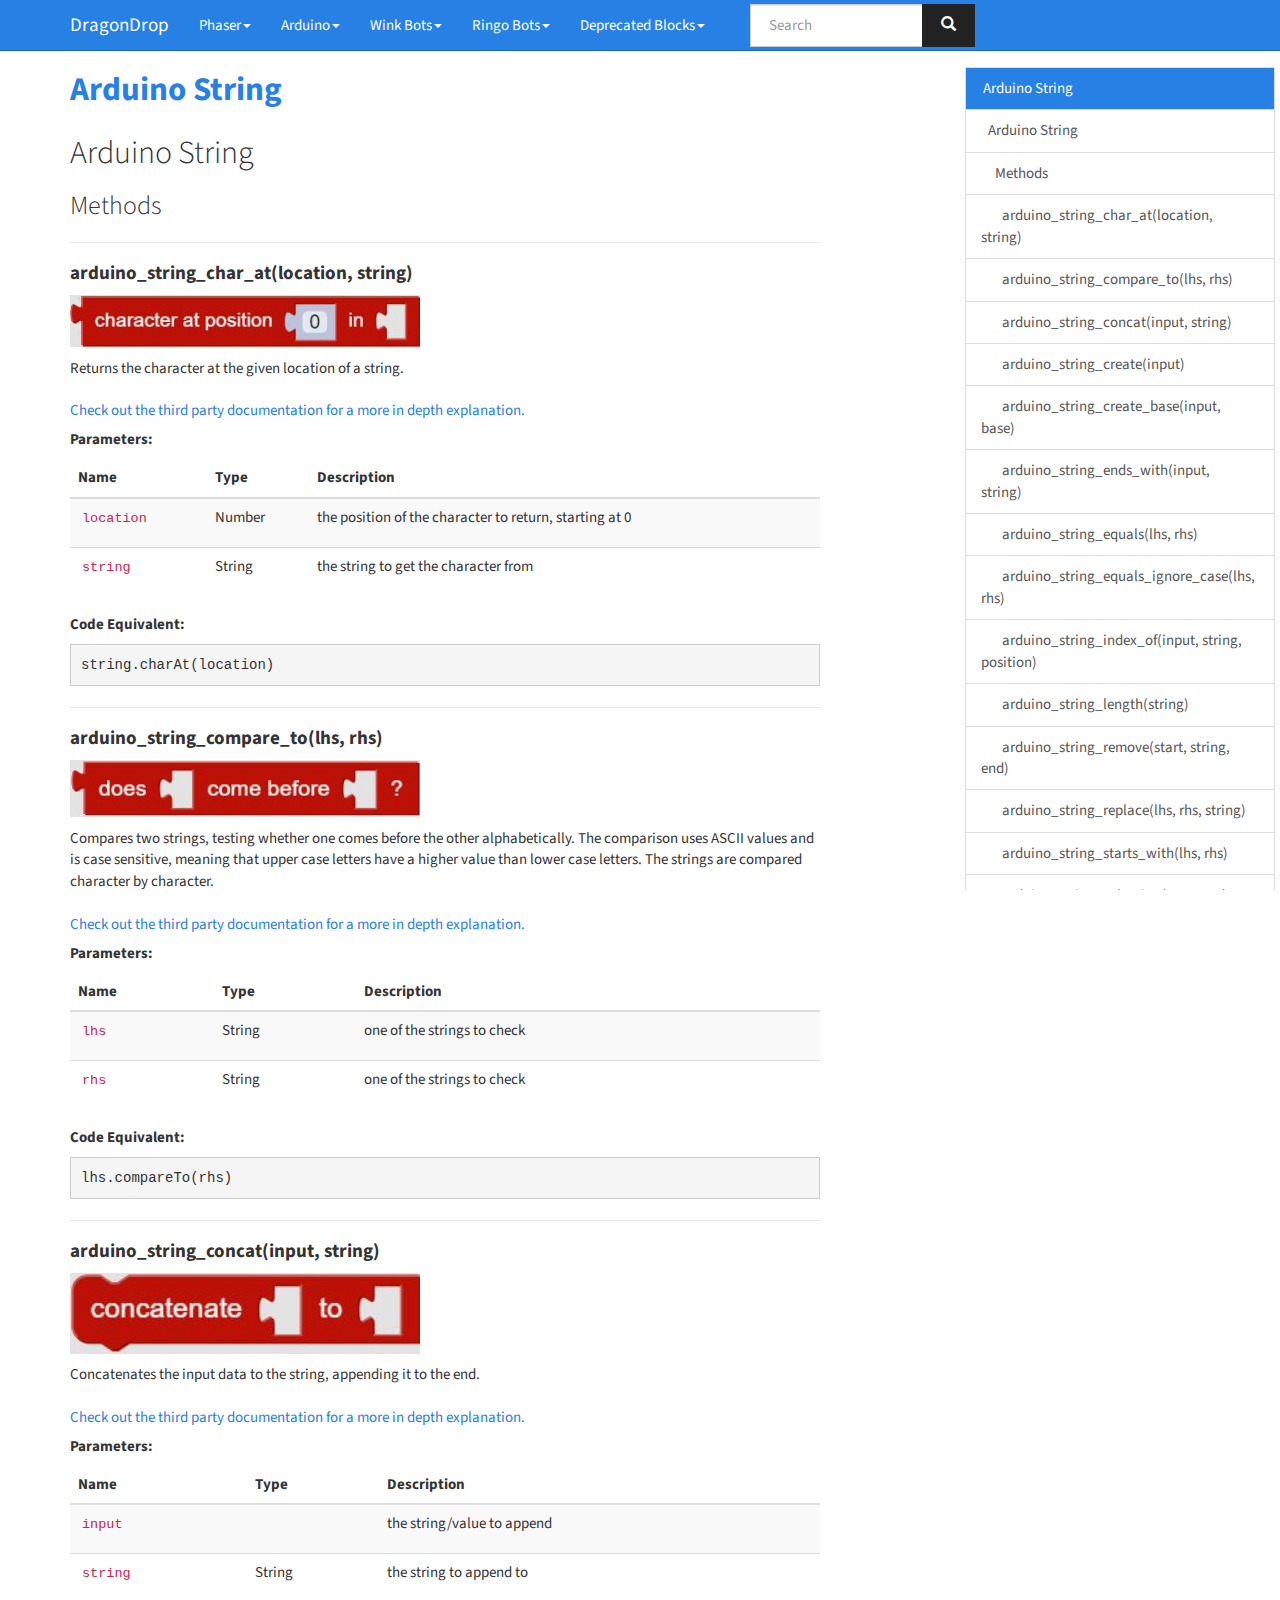
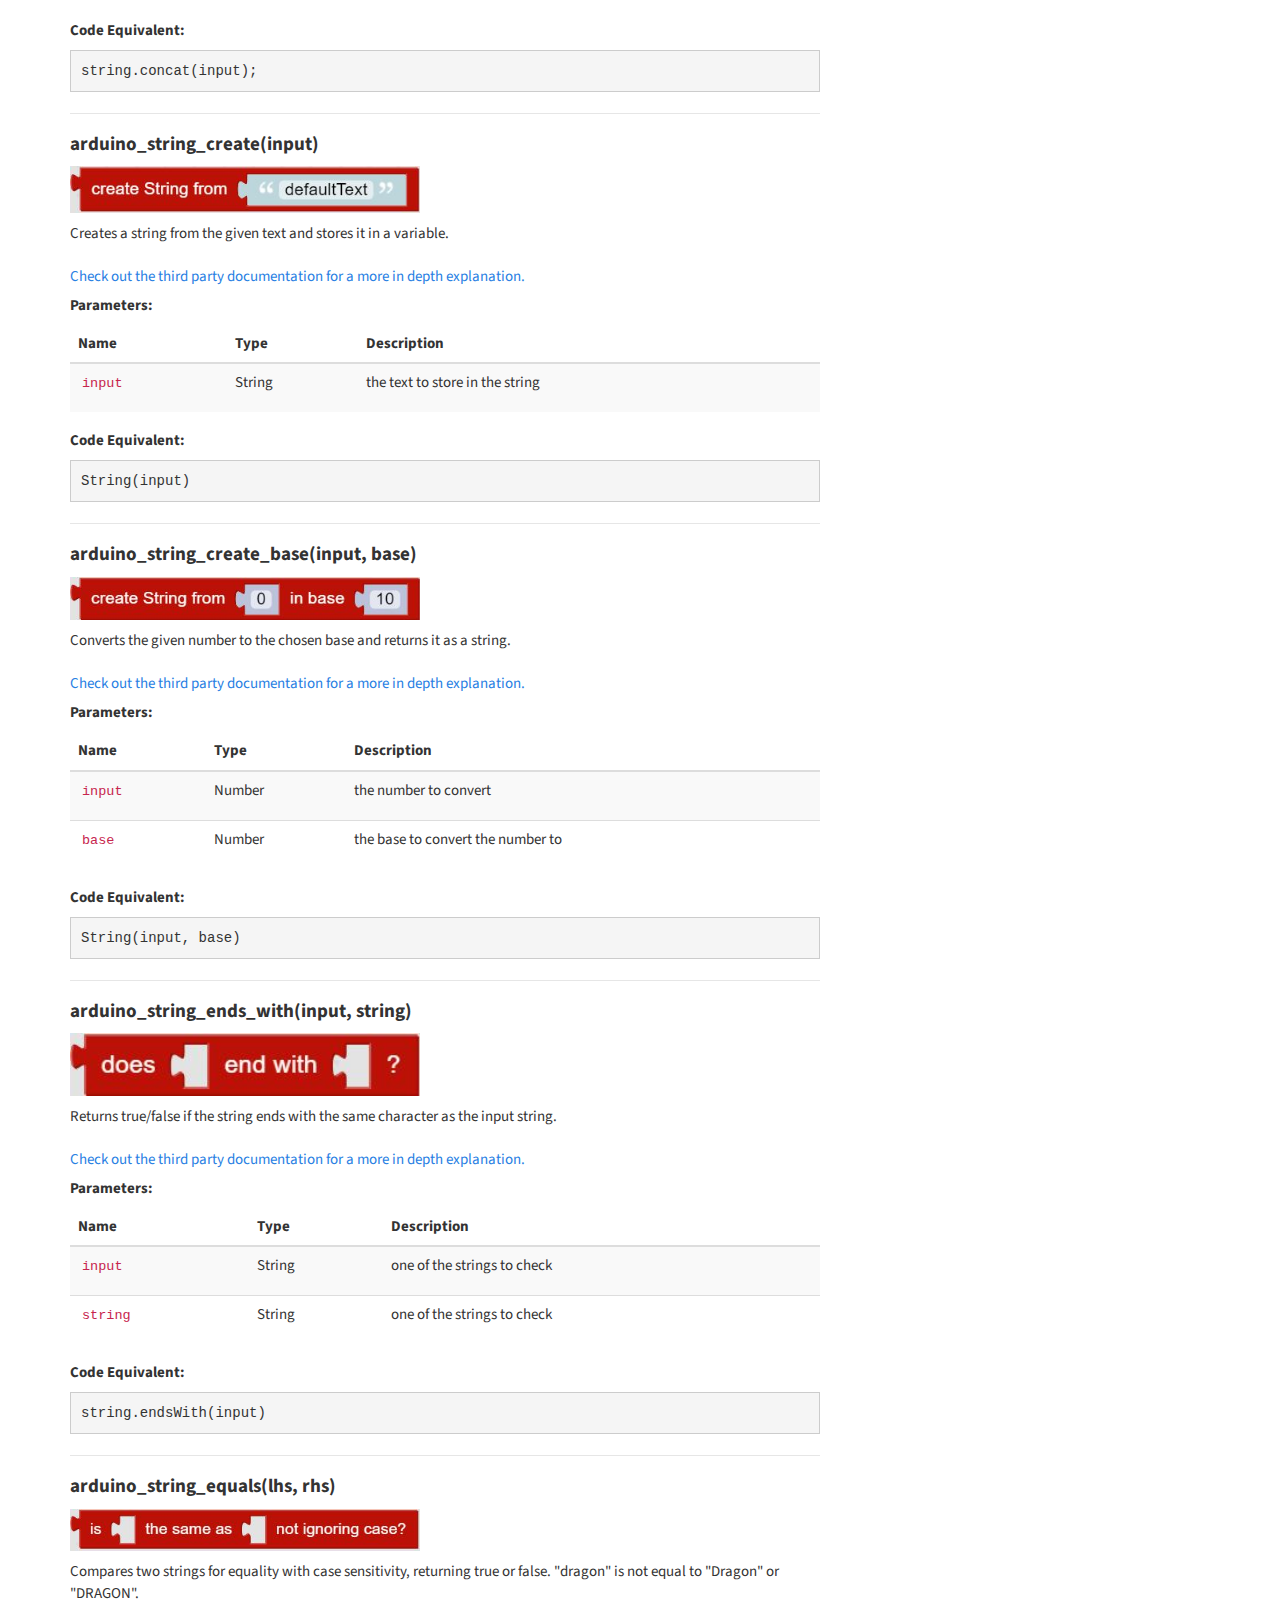
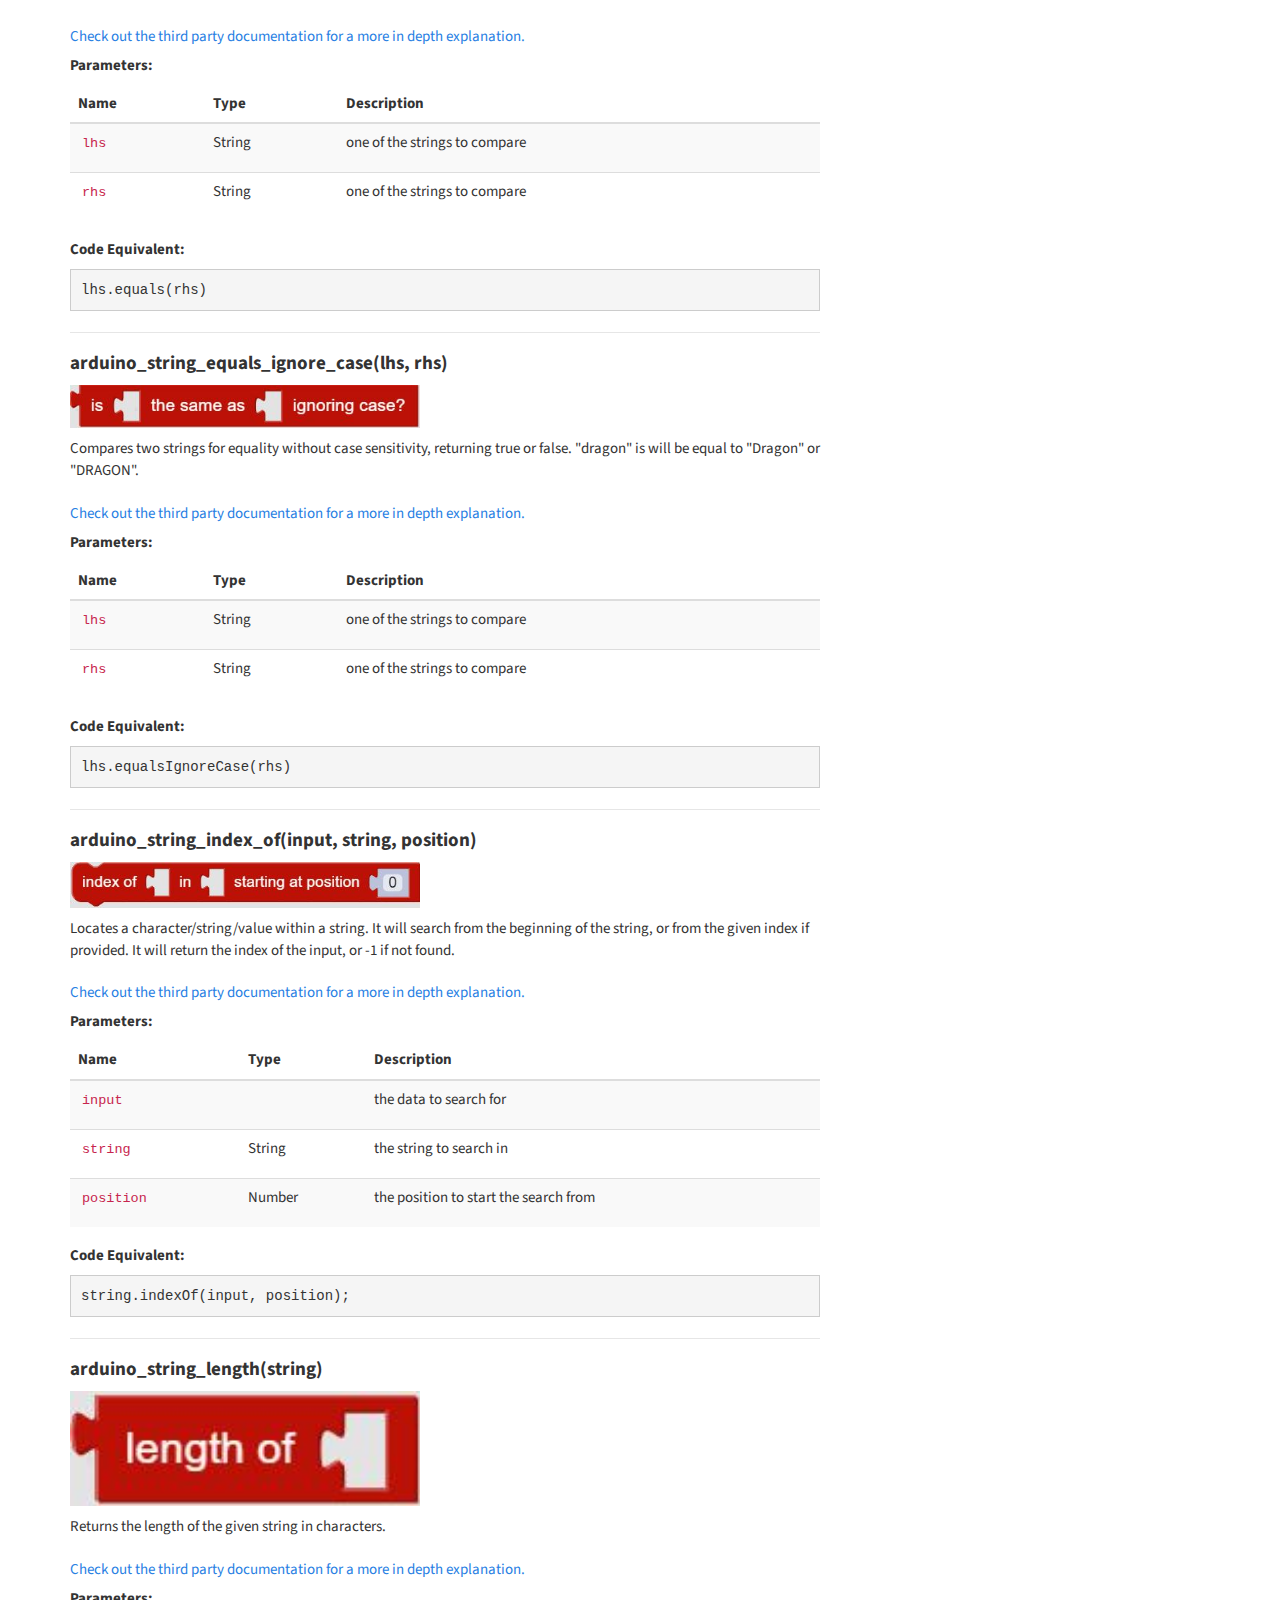
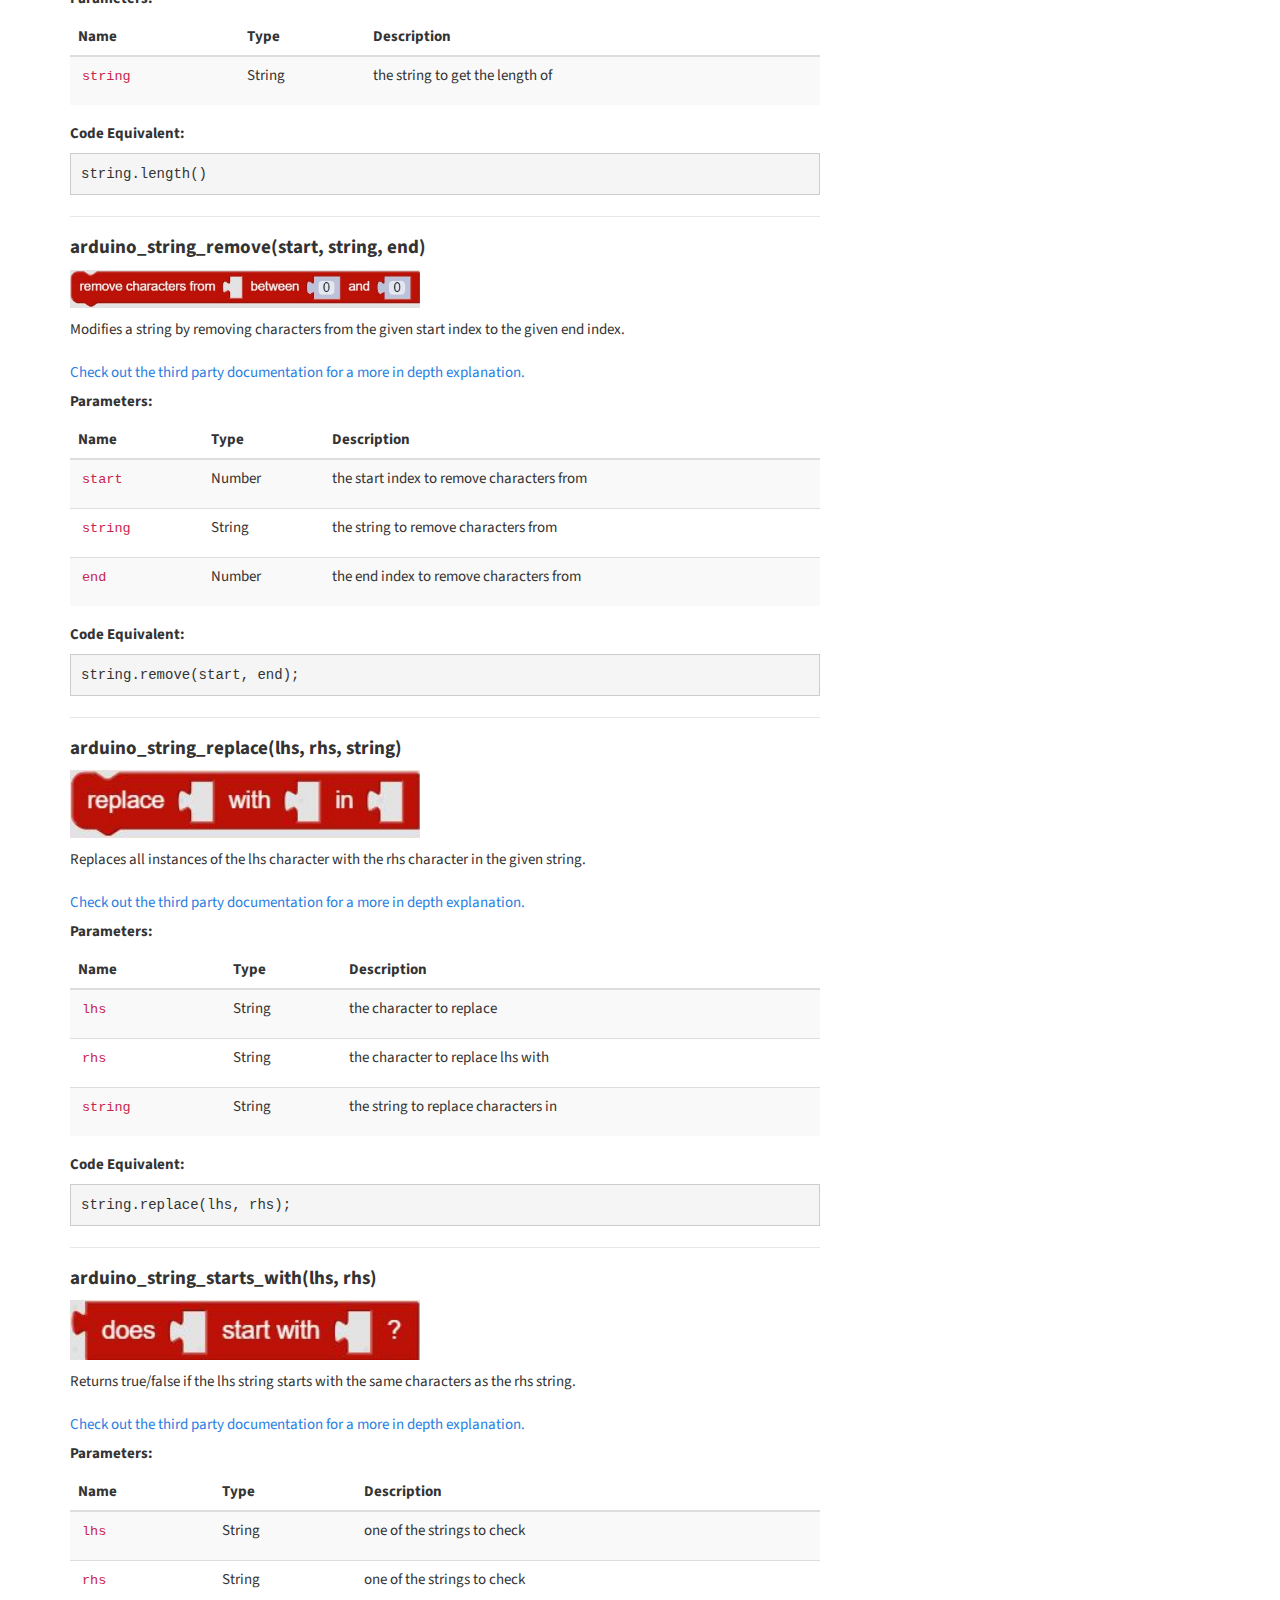
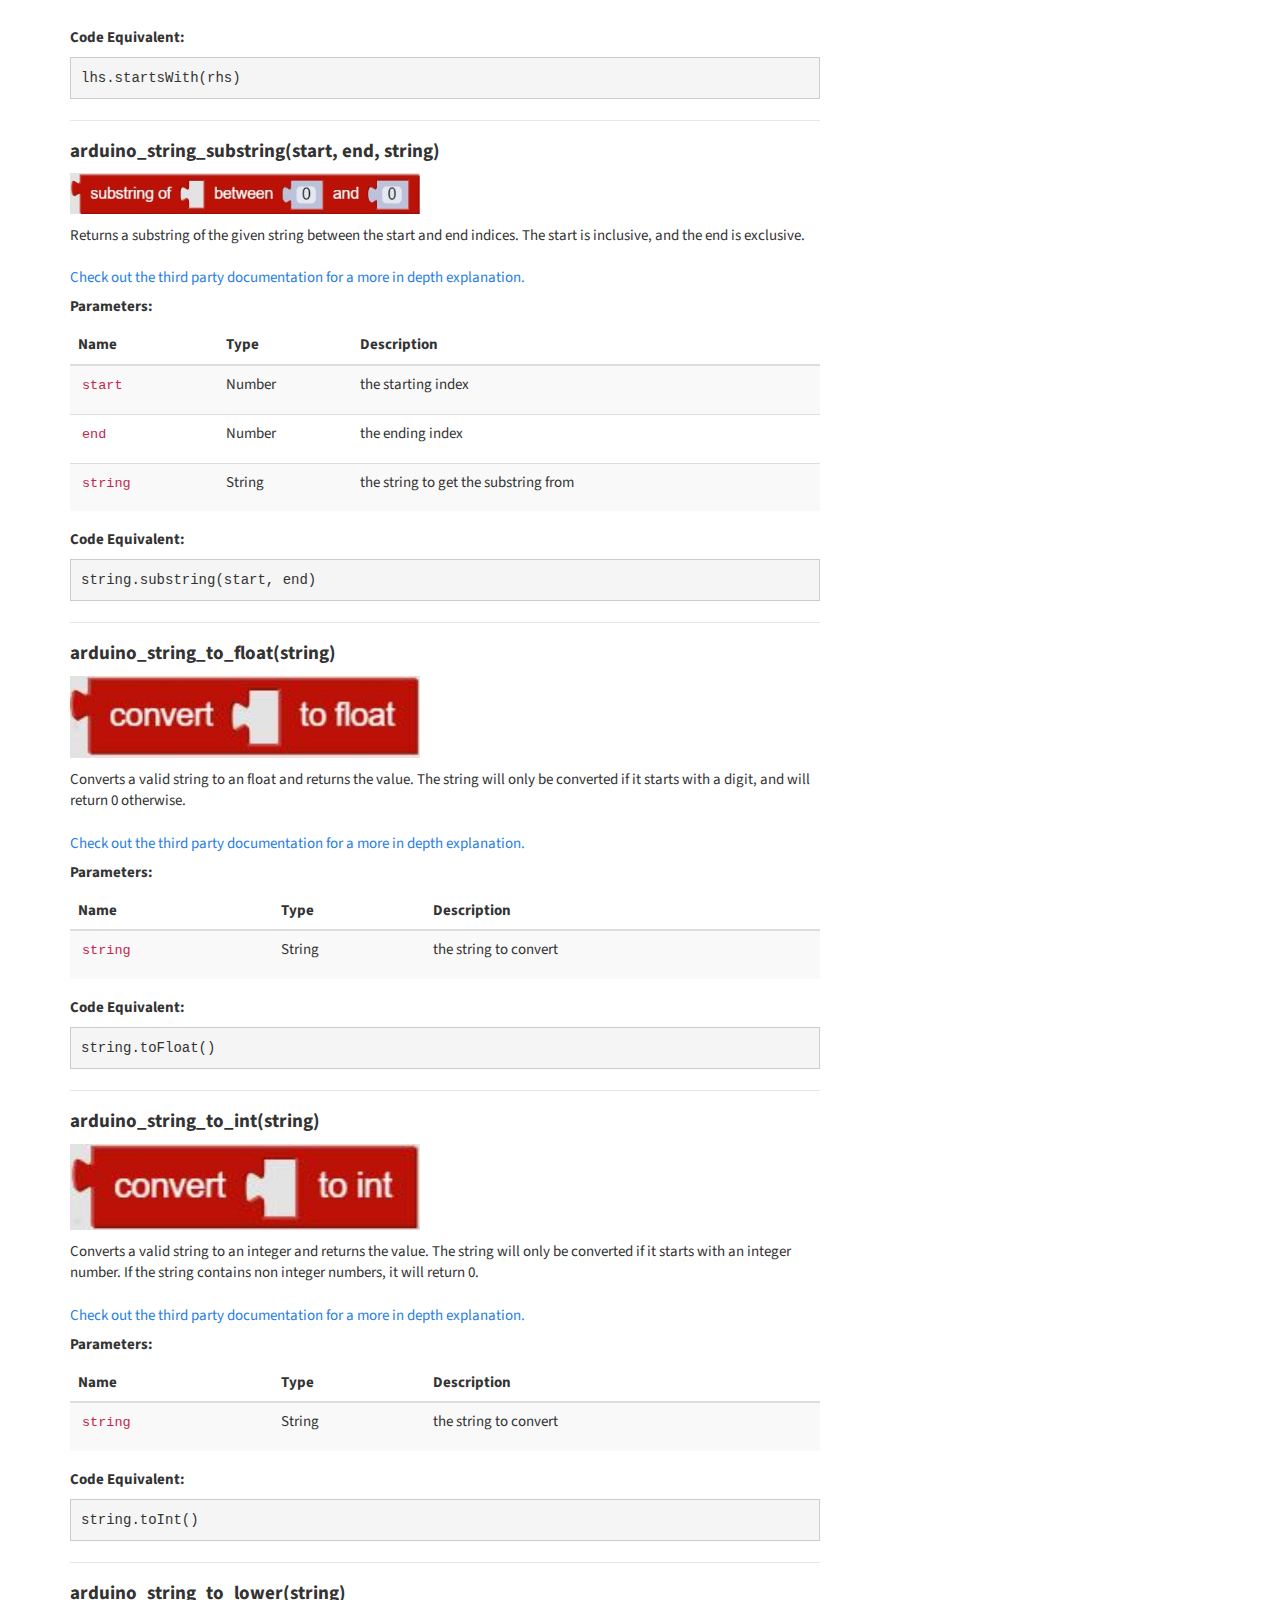
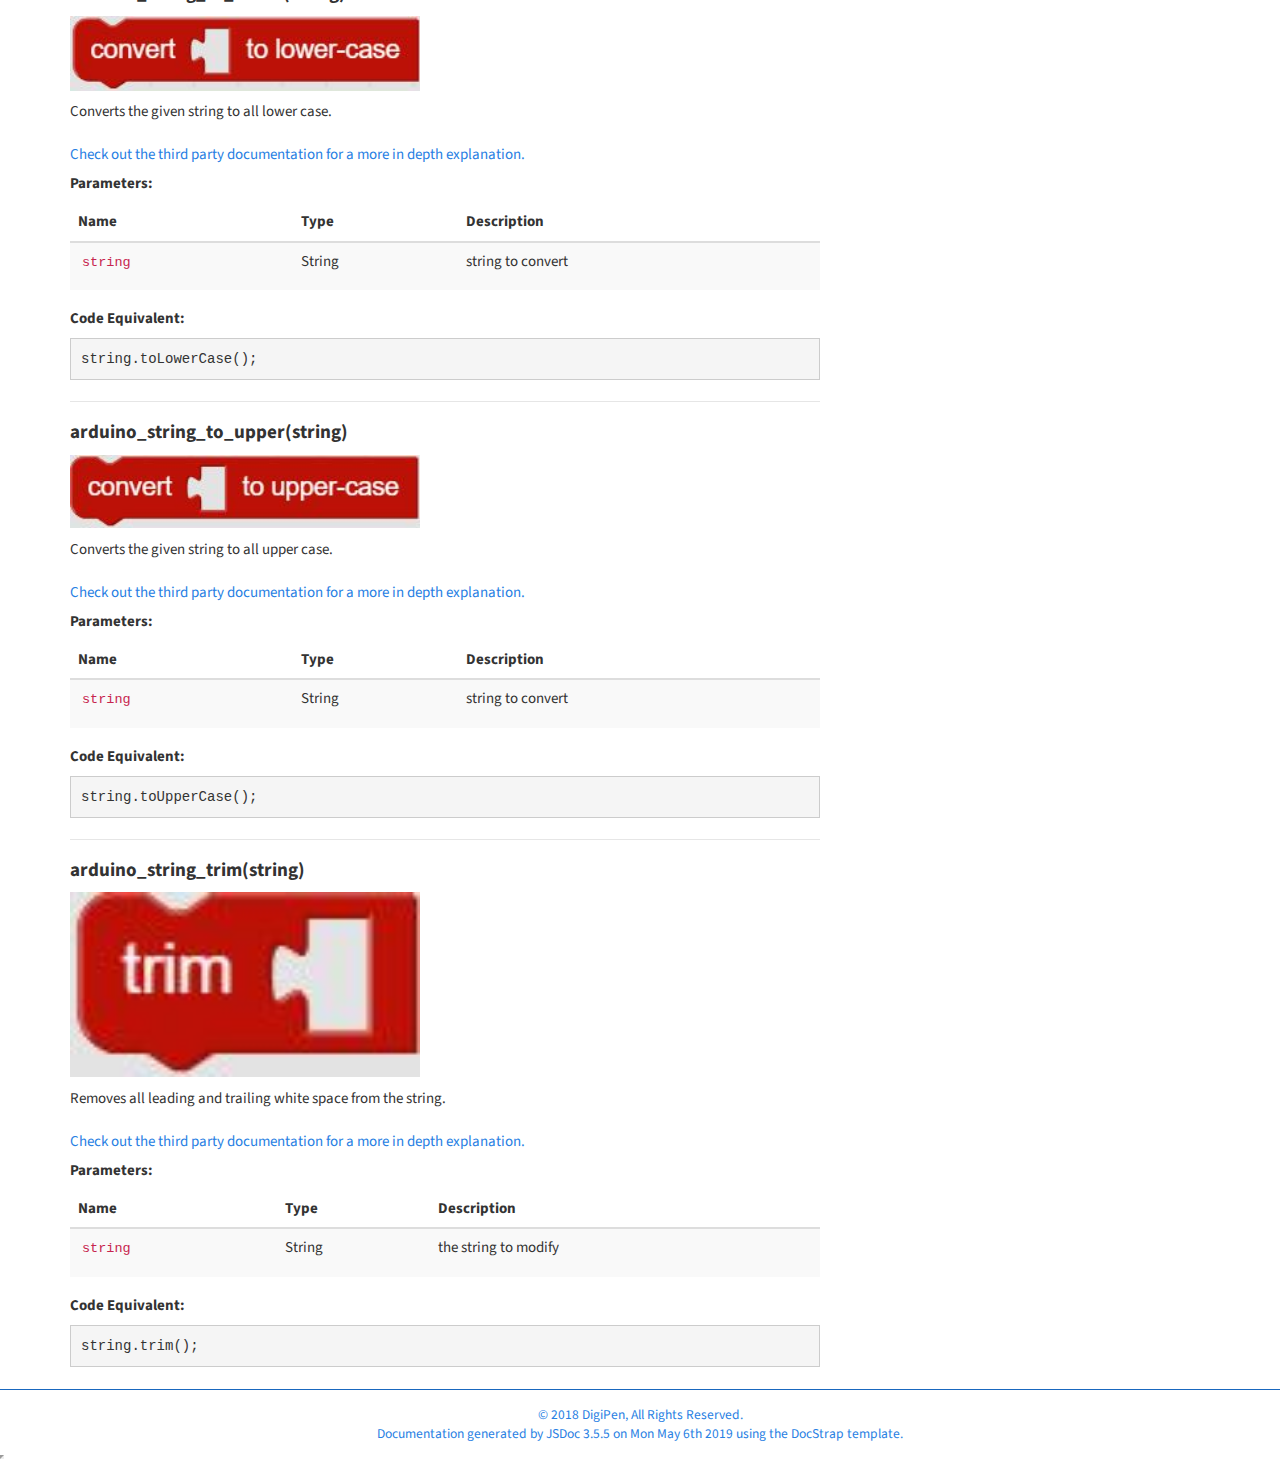
<file: assets/documentation/Arduino%20String.html>
<!DOCTYPE html>

<html lang="en">
<head>
	<meta charset="utf-8">
	<meta name="viewport" content="width=device-width">
	<title>DragonDrop Arduino String</title>

	<!--[if lt IE 9]>
	<script src="//html5shiv.googlecode.com/svn/trunk/html5.js"></script>
	<![endif]-->
	<link type="text/css" rel="stylesheet" href="styles/sunlight.default.css">

	<link type="text/css" rel="stylesheet" href="styles/site.cosmo.css">

</head>

<body>

<div class="navbar navbar-default navbar-fixed-top navbar-inverse">
<div class="container">
	<div class="navbar-header">
		<a class="navbar-brand" href="index.html">DragonDrop</a>
		<button class="navbar-toggle" type="button" data-toggle="collapse" data-target="#topNavigation">
			<span class="icon-bar"></span>
			<span class="icon-bar"></span>
			<span class="icon-bar"></span>
        </button>
	</div>
	<div class="navbar-collapse collapse" id="topNavigation">
		<ul class="nav navbar-nav">
			
			<li class="dropdown">
				<a href="namespaces.list.html" class="dropdown-toggle" data-toggle="dropdown">Phaser<b class="caret"></b></a>
				<ul class="dropdown-menu ">
					<li><a href="Animation.html">Animation</a></li><li><a href="Body.html">Body</a></li><li><a href="Camera.html">Camera</a></li><li><a href="Circle.html">Circle</a></li><li><a href="Collision.html">Collision</a></li><li><a href="Debug.html">Debug</a></li><li><a href="DeviceButton.html">DeviceButton</a></li><li><a href="Dynamics.html">Dynamics</a></li><li><a href="GameObject.html">GameObject</a></li><li><a href="Graphics.html">Graphics</a></li><li><a href="Groups.html">Groups</a></li><li><a href="InputHandler.html">InputHandler</a></li><li><a href="Keyboard.html">Keyboard</a></li><li><a href="Math.html">Math</a></li><li><a href="Mouse.html">Mouse</a></li><li><a href="Particles.html">Particles</a></li><li><a href="PhaserList.html">PhaserList</a></li><li><a href="PhaserText.html">PhaserText</a></li><li><a href="Point.html">Point</a></li><li><a href="Pointer.html">Pointer</a></li><li><a href="Random.html">Random</a></li><li><a href="Rectangle.html">Rectangle</a></li><li><a href="Setup.html">Setup</a></li><li><a href="Sound.html">Sound</a></li><li><a href="Sprite_Image.html">Sprite/Image</a></li><li><a href="Startup.html">Startup</a></li><li><a href="States.html">States</a></li><li><a href="Timer.html">Timer</a></li><li><a href="Util.html">Util</a></li><li><a href="World.html">World</a></li>
				</ul>
			</li>
			
			<li class="dropdown">
				<a href="namespaces.list_.html" class="dropdown-toggle" data-toggle="dropdown">Arduino<b class="caret"></b></a>
				<ul class="dropdown-menu ">
					<li><a href="Advanced%2520I_O.html">Advanced I/O</a></li><li><a href="Analog%2520I_O.html">Analog I/O</a></li><li><a href="Arduino%2520String.html">Arduino String</a></li><li><a href="Character.html">Character</a></li><li><a href="Constants.html">Constants</a></li><li><a href="Digital%2520I_O.html">Digital I/O</a></li><li><a href="EEPROM.html">EEPROM</a></li><li><a href="Serial.html">Serial</a></li><li><a href="Servo.html">Servo</a></li><li><a href="Time.html">Time</a></li>
				</ul>
			</li>
			
			<li class="dropdown">
				<a href="namespaces.list__.html" class="dropdown-toggle" data-toggle="dropdown">Wink Bots<b class="caret"></b></a>
				<ul class="dropdown-menu ">
					<li><a href="Required%2520Blocks.html">Required Blocks</a></li><li><a href="Wink%2520Eyes.html">Wink Eyes</a></li><li><a href="Wink%2520Input.html">Wink Input</a></li><li><a href="Wink%2520IR%2520Communication.html">Wink IR Communication</a></li><li><a href="Wink%2520Left%2520Eye.html">Wink Left Eye</a></li><li><a href="Wink%2520Motors.html">Wink Motors</a></li><li><a href="Wink%2520Right%2520Eye.html">Wink Right Eye</a></li><li><a href="Wink%2520Sensors.html">Wink Sensors</a></li>
				</ul>
			</li>
			
			<li class="dropdown">
				<a href="namespaces.list_____.html" class="dropdown-toggle" data-toggle="dropdown">Ringo Bots<b class="caret"></b></a>
				<ul class="dropdown-menu ">
					<li><a href="Ringo%2520Calculation.html">Ringo Calculation</a></li><li><a href="Ringo%2520Fun%2520Stuff%2520Eyes.html">Ringo Fun Stuff Eyes</a></li><li><a href="Ringo%2520Input.html">Ringo Input</a></li><li><a href="Ringo%2520Motors.html">Ringo Motors</a></li><li><a href="Ringo%2520Movement.html">Ringo Movement</a></li><li><a href="Ringo%2520Navigation.html">Ringo Navigation</a></li><li><a href="Ringo%2520Pixels.html">Ringo Pixels</a></li><li><a href="Ringo%2520Sensors.html">Ringo Sensors</a></li>
				</ul>
			</li>
			
			<li class="dropdown">
				<a href="namespaces.list______.html" class="dropdown-toggle" data-toggle="dropdown">Deprecated Blocks<b class="caret"></b></a>
				<ul class="dropdown-menu ">
					<li><a href="DeprecatedBlocks.html">DeprecatedBlocks</a></li>
				</ul>
			</li>
			
		</ul>
        
            <div class="col-sm-3 col-md-3">
                <form class="navbar-form" role="search">
                    <div class="input-group">
                        <input type="text" class="form-control" placeholder="Search" name="q" id="search-input">
                        <div class="input-group-btn">
                            <button class="btn btn-default" id="search-submit"><i class="glyphicon glyphicon-search"></i></button>
                        </div>
                    </div>
                </form>
            </div>
        
	</div>

</div>
</div>


<div class="container" id="toc-content">
<div class="row">

	
	<div class="col-md-8">
	
		<div id="main">
			

	<h1 class="page-title">Arduino String</h1>
<section>

<header>
    
        <h2>
        Arduino String
        </h2>
        
    
</header>


<article>
    <div class="container-overview">
    
        

        
<dl class="details">
    

	

	

	

    

    

    

    

	

	

	

	

	



	

	

	

	
</dl>


        
    
    </div>

    

    

    

    

    

    

    
        <h3 class="subsection-title">Methods</h3>

        <dl>
            
<hr>
<dt>
    <h4 class="name" id=".arduino_string_char_at"><b><span class="type-signature"></span>arduino_string_char_at(location, string)</b></h4>
    
    
</dt>
<dd>

    
    <div class="description">
        <p><img src="img/blocks/arduino_string_char_at.JPG" width="350"> <br></p>
<p>Returns the character at the given location of a string.<br><br><a href = "https://www.arduino.cc/reference/en/language/variables/data-types/string/functions/charat/" target = "_blank"> Check out the third party documentation for a more in depth explanation.</a></p>
    </div>
    

    

    

    
    
        <h5><b>Parameters:</b></h5>
        

<table class="params table table-striped">
    <thead>
    <tr>
        
        <th>Name</th>
        

        <th>Type</th>

        

        

        <th class="last">Description</th>
    </tr>
    </thead>

    <tbody>
    

        <tr>
            
                <td class="name"><code>location</code></td>
            

            <td class="type">
            
                
<span class="param-type">Number</span>



            
            </td>

            

            

            <td class="description last"><p>the position of the character to return, starting at 0</p></td>
        </tr>

    

        <tr>
            
                <td class="name"><code>string</code></td>
            

            <td class="type">
            
                
<span class="param-type">String</span>



            
            </td>

            

            

            <td class="description last"><p>the string to get the character from</p></td>
        </tr>

    
    </tbody>
</table>

    

    
<dl class="details">
    

	

	

	

    

    

    

    

	

	

	

	

	



	

	

	

	
</dl>


    

    

    

    

    

    
    <h5><b>Code Equivalent:</b></h5>
    
            
<div class="param-desc">
    <pre><code>string.charAt(location)
</code></pre>
</div>




        

    
</dd>

        
            
<hr>
<dt>
    <h4 class="name" id=".arduino_string_compare_to"><b><span class="type-signature"></span>arduino_string_compare_to(lhs, rhs)</b></h4>
    
    
</dt>
<dd>

    
    <div class="description">
        <p><img src="img/blocks/arduino_string_compare_to.JPG" width="350"> <br></p>
<p>Compares two strings, testing whether one comes before the other alphabetically. The comparison uses ASCII values and is case sensitive, meaning that upper case letters have a higher value than lower case letters. The strings are compared character by character.<br><br><a href = "https://www.arduino.cc/reference/en/language/variables/data-types/string/functions/compareto/" target = "_blank"> Check out the third party documentation for a more in depth explanation.</a></p>
    </div>
    

    

    

    
    
        <h5><b>Parameters:</b></h5>
        

<table class="params table table-striped">
    <thead>
    <tr>
        
        <th>Name</th>
        

        <th>Type</th>

        

        

        <th class="last">Description</th>
    </tr>
    </thead>

    <tbody>
    

        <tr>
            
                <td class="name"><code>lhs</code></td>
            

            <td class="type">
            
                
<span class="param-type">String</span>



            
            </td>

            

            

            <td class="description last"><p>one of the strings to check</p></td>
        </tr>

    

        <tr>
            
                <td class="name"><code>rhs</code></td>
            

            <td class="type">
            
                
<span class="param-type">String</span>



            
            </td>

            

            

            <td class="description last"><p>one of the strings to check</p></td>
        </tr>

    
    </tbody>
</table>

    

    
<dl class="details">
    

	

	

	

    

    

    

    

	

	

	

	

	



	

	

	

	
</dl>


    

    

    

    

    

    
    <h5><b>Code Equivalent:</b></h5>
    
            
<div class="param-desc">
    <pre><code>lhs.compareTo(rhs)
</code></pre>
</div>




        

    
</dd>

        
            
<hr>
<dt>
    <h4 class="name" id=".arduino_string_concat"><b><span class="type-signature"></span>arduino_string_concat(input, string)</b></h4>
    
    
</dt>
<dd>

    
    <div class="description">
        <p><img src="img/blocks/arduino_string_concat.JPG" width="350"> <br></p>
<p>Concatenates the input data to the string, appending it to the end.<br><br><a href = "https://www.arduino.cc/reference/en/language/variables/data-types/string/functions/concat/" target = "_blank"> Check out the third party documentation for a more in depth explanation.</a></p>
    </div>
    

    

    

    
    
        <h5><b>Parameters:</b></h5>
        

<table class="params table table-striped">
    <thead>
    <tr>
        
        <th>Name</th>
        

        <th>Type</th>

        

        

        <th class="last">Description</th>
    </tr>
    </thead>

    <tbody>
    

        <tr>
            
                <td class="name"><code>input</code></td>
            

            <td class="type">
            
            </td>

            

            

            <td class="description last"><p>the string/value to append</p></td>
        </tr>

    

        <tr>
            
                <td class="name"><code>string</code></td>
            

            <td class="type">
            
                
<span class="param-type">String</span>



            
            </td>

            

            

            <td class="description last"><p>the string to append to</p></td>
        </tr>

    
    </tbody>
</table>

    

    
<dl class="details">
    

	

	

	

    

    

    

    

	

	

	

	

	



	

	

	

	
</dl>


    

    

    

    

    

    
    <h5><b>Code Equivalent:</b></h5>
    
            
<div class="param-desc">
    <pre><code>string.concat(input);
</code></pre>
</div>




        

    
</dd>

        
            
<hr>
<dt>
    <h4 class="name" id=".arduino_string_create"><b><span class="type-signature"></span>arduino_string_create(input)</b></h4>
    
    
</dt>
<dd>

    
    <div class="description">
        <p><img src="img/blocks/arduino_string_create.JPG" width="350"> <br></p>
<p>Creates a string from the given text and stores it in a variable.<br><br><a href = "https://www.arduino.cc/reference/en/language/variables/data-types/stringobject/" target = "_blank"> Check out the third party documentation for a more in depth explanation.</a></p>
    </div>
    

    

    

    
    
        <h5><b>Parameters:</b></h5>
        

<table class="params table table-striped">
    <thead>
    <tr>
        
        <th>Name</th>
        

        <th>Type</th>

        

        

        <th class="last">Description</th>
    </tr>
    </thead>

    <tbody>
    

        <tr>
            
                <td class="name"><code>input</code></td>
            

            <td class="type">
            
                
<span class="param-type">String</span>



            
            </td>

            

            

            <td class="description last"><p>the text to store in the string</p></td>
        </tr>

    
    </tbody>
</table>

    

    
<dl class="details">
    

	

	

	

    

    

    

    

	

	

	

	

	



	

	

	

	
</dl>


    

    

    

    

    

    
    <h5><b>Code Equivalent:</b></h5>
    
            
<div class="param-desc">
    <pre><code>String(input)
</code></pre>
</div>




        

    
</dd>

        
            
<hr>
<dt>
    <h4 class="name" id=".arduino_string_create_base"><b><span class="type-signature"></span>arduino_string_create_base(input, base)</b></h4>
    
    
</dt>
<dd>

    
    <div class="description">
        <p><img src="img/blocks/arduino_string_create_base.JPG" width="350"> <br></p>
<p>Converts the given number to the chosen base and returns it as a string.<br><br><a href = "https://www.arduino.cc/reference/en/language/variables/data-types/stringobject/" target = "_blank"> Check out the third party documentation for a more in depth explanation.</a></p>
    </div>
    

    

    

    
    
        <h5><b>Parameters:</b></h5>
        

<table class="params table table-striped">
    <thead>
    <tr>
        
        <th>Name</th>
        

        <th>Type</th>

        

        

        <th class="last">Description</th>
    </tr>
    </thead>

    <tbody>
    

        <tr>
            
                <td class="name"><code>input</code></td>
            

            <td class="type">
            
                
<span class="param-type">Number</span>



            
            </td>

            

            

            <td class="description last"><p>the number to convert</p></td>
        </tr>

    

        <tr>
            
                <td class="name"><code>base</code></td>
            

            <td class="type">
            
                
<span class="param-type">Number</span>



            
            </td>

            

            

            <td class="description last"><p>the base to convert the number to</p></td>
        </tr>

    
    </tbody>
</table>

    

    
<dl class="details">
    

	

	

	

    

    

    

    

	

	

	

	

	



	

	

	

	
</dl>


    

    

    

    

    

    
    <h5><b>Code Equivalent:</b></h5>
    
            
<div class="param-desc">
    <pre><code>String(input, base)
</code></pre>
</div>




        

    
</dd>

        
            
<hr>
<dt>
    <h4 class="name" id=".arduino_string_ends_with"><b><span class="type-signature"></span>arduino_string_ends_with(input, string)</b></h4>
    
    
</dt>
<dd>

    
    <div class="description">
        <p><img src="img/blocks/arduino_string_ends_with.JPG" width="350"> <br></p>
<p>Returns true/false if the string ends with the same character as the input string.<br><br><a href = "https://www.arduino.cc/reference/en/language/variables/data-types/string/functions/endswith/" target = "_blank"> Check out the third party documentation for a more in depth explanation.</a></p>
    </div>
    

    

    

    
    
        <h5><b>Parameters:</b></h5>
        

<table class="params table table-striped">
    <thead>
    <tr>
        
        <th>Name</th>
        

        <th>Type</th>

        

        

        <th class="last">Description</th>
    </tr>
    </thead>

    <tbody>
    

        <tr>
            
                <td class="name"><code>input</code></td>
            

            <td class="type">
            
                
<span class="param-type">String</span>



            
            </td>

            

            

            <td class="description last"><p>one of the strings to check</p></td>
        </tr>

    

        <tr>
            
                <td class="name"><code>string</code></td>
            

            <td class="type">
            
                
<span class="param-type">String</span>



            
            </td>

            

            

            <td class="description last"><p>one of the strings to check</p></td>
        </tr>

    
    </tbody>
</table>

    

    
<dl class="details">
    

	

	

	

    

    

    

    

	

	

	

	

	



	

	

	

	
</dl>


    

    

    

    

    

    
    <h5><b>Code Equivalent:</b></h5>
    
            
<div class="param-desc">
    <pre><code>string.endsWith(input)
</code></pre>
</div>




        

    
</dd>

        
            
<hr>
<dt>
    <h4 class="name" id=".arduino_string_equals"><b><span class="type-signature"></span>arduino_string_equals(lhs, rhs)</b></h4>
    
    
</dt>
<dd>

    
    <div class="description">
        <p><img src="img/blocks/arduino_string_equals.JPG" width="350"> <br></p>
<p>Compares two strings for equality with case sensitivity, returning true or false. &quot;dragon&quot; is not equal to &quot;Dragon&quot; or &quot;DRAGON&quot;.<br><br><a href = "https://www.arduino.cc/reference/en/language/variables/data-types/string/functions/equals/" target = "_blank"> Check out the third party documentation for a more in depth explanation.</a></p>
    </div>
    

    

    

    
    
        <h5><b>Parameters:</b></h5>
        

<table class="params table table-striped">
    <thead>
    <tr>
        
        <th>Name</th>
        

        <th>Type</th>

        

        

        <th class="last">Description</th>
    </tr>
    </thead>

    <tbody>
    

        <tr>
            
                <td class="name"><code>lhs</code></td>
            

            <td class="type">
            
                
<span class="param-type">String</span>



            
            </td>

            

            

            <td class="description last"><p>one of the strings to compare</p></td>
        </tr>

    

        <tr>
            
                <td class="name"><code>rhs</code></td>
            

            <td class="type">
            
                
<span class="param-type">String</span>



            
            </td>

            

            

            <td class="description last"><p>one of the strings to compare</p></td>
        </tr>

    
    </tbody>
</table>

    

    
<dl class="details">
    

	

	

	

    

    

    

    

	

	

	

	

	



	

	

	

	
</dl>


    

    

    

    

    

    
    <h5><b>Code Equivalent:</b></h5>
    
            
<div class="param-desc">
    <pre><code>lhs.equals(rhs)
</code></pre>
</div>




        

    
</dd>

        
            
<hr>
<dt>
    <h4 class="name" id=".arduino_string_equals_ignore_case"><b><span class="type-signature"></span>arduino_string_equals_ignore_case(lhs, rhs)</b></h4>
    
    
</dt>
<dd>

    
    <div class="description">
        <p><img src="img/blocks/arduino_string_equals_ignore_case.JPG" width="350"> <br></p>
<p>Compares two strings for equality without case sensitivity, returning true or false. &quot;dragon&quot; is will be equal to &quot;Dragon&quot; or &quot;DRAGON&quot;.<br><br><a href = "https://dragondropteam.github.io/phaser_ce/" target = "_blank"> Check out the third party documentation for a more in depth explanation.</a></p>
    </div>
    

    

    

    
    
        <h5><b>Parameters:</b></h5>
        

<table class="params table table-striped">
    <thead>
    <tr>
        
        <th>Name</th>
        

        <th>Type</th>

        

        

        <th class="last">Description</th>
    </tr>
    </thead>

    <tbody>
    

        <tr>
            
                <td class="name"><code>lhs</code></td>
            

            <td class="type">
            
                
<span class="param-type">String</span>



            
            </td>

            

            

            <td class="description last"><p>one of the strings to compare</p></td>
        </tr>

    

        <tr>
            
                <td class="name"><code>rhs</code></td>
            

            <td class="type">
            
                
<span class="param-type">String</span>



            
            </td>

            

            

            <td class="description last"><p>one of the strings to compare</p></td>
        </tr>

    
    </tbody>
</table>

    

    
<dl class="details">
    

	

	

	

    

    

    

    

	

	

	

	

	



	

	

	

	
</dl>


    

    

    

    

    

    
    <h5><b>Code Equivalent:</b></h5>
    
            
<div class="param-desc">
    <pre><code>lhs.equalsIgnoreCase(rhs)
</code></pre>
</div>




        

    
</dd>

        
            
<hr>
<dt>
    <h4 class="name" id=".arduino_string_index_of"><b><span class="type-signature"></span>arduino_string_index_of(input, string, position)</b></h4>
    
    
</dt>
<dd>

    
    <div class="description">
        <p><img src="img/blocks/arduino_string_index_of.JPG" width="350"> <br></p>
<p>Locates a character/string/value within a string. It will search from the beginning of the string, or from the given index if provided. It will return the index of the input, or -1 if not found.<br><br><a href = "https://www.arduino.cc/reference/en/language/variables/data-types/string/functions/indexof/" target = "_blank"> Check out the third party documentation for a more in depth explanation.</a></p>
    </div>
    

    

    

    
    
        <h5><b>Parameters:</b></h5>
        

<table class="params table table-striped">
    <thead>
    <tr>
        
        <th>Name</th>
        

        <th>Type</th>

        

        

        <th class="last">Description</th>
    </tr>
    </thead>

    <tbody>
    

        <tr>
            
                <td class="name"><code>input</code></td>
            

            <td class="type">
            
            </td>

            

            

            <td class="description last"><p>the data to search for</p></td>
        </tr>

    

        <tr>
            
                <td class="name"><code>string</code></td>
            

            <td class="type">
            
                
<span class="param-type">String</span>



            
            </td>

            

            

            <td class="description last"><p>the string to search in</p></td>
        </tr>

    

        <tr>
            
                <td class="name"><code>position</code></td>
            

            <td class="type">
            
                
<span class="param-type">Number</span>



            
            </td>

            

            

            <td class="description last"><p>the position to start the search from</p></td>
        </tr>

    
    </tbody>
</table>

    

    
<dl class="details">
    

	

	

	

    

    

    

    

	

	

	

	

	



	

	

	

	
</dl>


    

    

    

    

    

    
    <h5><b>Code Equivalent:</b></h5>
    
            
<div class="param-desc">
    <pre><code>string.indexOf(input, position);
</code></pre>
</div>




        

    
</dd>

        
            
<hr>
<dt>
    <h4 class="name" id=".arduino_string_length"><b><span class="type-signature"></span>arduino_string_length(string)</b></h4>
    
    
</dt>
<dd>

    
    <div class="description">
        <p><img src="img/blocks/arduino_string_length.JPG" width="350"> <br></p>
<p>Returns the length of the given string in characters.<br><br><a href = "https://www.arduino.cc/reference/en/language/variables/data-types/string/functions/length/" target = "_blank"> Check out the third party documentation for a more in depth explanation.</a></p>
    </div>
    

    

    

    
    
        <h5><b>Parameters:</b></h5>
        

<table class="params table table-striped">
    <thead>
    <tr>
        
        <th>Name</th>
        

        <th>Type</th>

        

        

        <th class="last">Description</th>
    </tr>
    </thead>

    <tbody>
    

        <tr>
            
                <td class="name"><code>string</code></td>
            

            <td class="type">
            
                
<span class="param-type">String</span>



            
            </td>

            

            

            <td class="description last"><p>the string to get the length of</p></td>
        </tr>

    
    </tbody>
</table>

    

    
<dl class="details">
    

	

	

	

    

    

    

    

	

	

	

	

	



	

	

	

	
</dl>


    

    

    

    

    

    
    <h5><b>Code Equivalent:</b></h5>
    
            
<div class="param-desc">
    <pre><code>string.length()
</code></pre>
</div>




        

    
</dd>

        
            
<hr>
<dt>
    <h4 class="name" id=".arduino_string_remove"><b><span class="type-signature"></span>arduino_string_remove(start, string, end)</b></h4>
    
    
</dt>
<dd>

    
    <div class="description">
        <p><img src="img/blocks/arduino_string_remove.JPG" width="350"> <br></p>
<p>Modifies a string by removing characters from the given start index to the given end index.<br><br><a href = "https://www.arduino.cc/reference/en/language/variables/data-types/string/functions/remove/" target = "_blank"> Check out the third party documentation for a more in depth explanation.</a></p>
    </div>
    

    

    

    
    
        <h5><b>Parameters:</b></h5>
        

<table class="params table table-striped">
    <thead>
    <tr>
        
        <th>Name</th>
        

        <th>Type</th>

        

        

        <th class="last">Description</th>
    </tr>
    </thead>

    <tbody>
    

        <tr>
            
                <td class="name"><code>start</code></td>
            

            <td class="type">
            
                
<span class="param-type">Number</span>



            
            </td>

            

            

            <td class="description last"><p>the start index to remove characters from</p></td>
        </tr>

    

        <tr>
            
                <td class="name"><code>string</code></td>
            

            <td class="type">
            
                
<span class="param-type">String</span>



            
            </td>

            

            

            <td class="description last"><p>the string to remove characters from</p></td>
        </tr>

    

        <tr>
            
                <td class="name"><code>end</code></td>
            

            <td class="type">
            
                
<span class="param-type">Number</span>



            
            </td>

            

            

            <td class="description last"><p>the end index to remove characters from</p></td>
        </tr>

    
    </tbody>
</table>

    

    
<dl class="details">
    

	

	

	

    

    

    

    

	

	

	

	

	



	

	

	

	
</dl>


    

    

    

    

    

    
    <h5><b>Code Equivalent:</b></h5>
    
            
<div class="param-desc">
    <pre><code>string.remove(start, end);
</code></pre>
</div>




        

    
</dd>

        
            
<hr>
<dt>
    <h4 class="name" id=".arduino_string_replace"><b><span class="type-signature"></span>arduino_string_replace(lhs, rhs, string)</b></h4>
    
    
</dt>
<dd>

    
    <div class="description">
        <p><img src="img/blocks/arduino_string_replace.JPG" width="350"> <br></p>
<p>Replaces all instances of the lhs character with the rhs character in the given string.<br><br><a href = "https://www.arduino.cc/reference/en/language/variables/data-types/string/functions/replace/" target = "_blank"> Check out the third party documentation for a more in depth explanation.</a></p>
    </div>
    

    

    

    
    
        <h5><b>Parameters:</b></h5>
        

<table class="params table table-striped">
    <thead>
    <tr>
        
        <th>Name</th>
        

        <th>Type</th>

        

        

        <th class="last">Description</th>
    </tr>
    </thead>

    <tbody>
    

        <tr>
            
                <td class="name"><code>lhs</code></td>
            

            <td class="type">
            
                
<span class="param-type">String</span>



            
            </td>

            

            

            <td class="description last"><p>the character to replace</p></td>
        </tr>

    

        <tr>
            
                <td class="name"><code>rhs</code></td>
            

            <td class="type">
            
                
<span class="param-type">String</span>



            
            </td>

            

            

            <td class="description last"><p>the character to replace lhs with</p></td>
        </tr>

    

        <tr>
            
                <td class="name"><code>string</code></td>
            

            <td class="type">
            
                
<span class="param-type">String</span>



            
            </td>

            

            

            <td class="description last"><p>the string to replace characters in</p></td>
        </tr>

    
    </tbody>
</table>

    

    
<dl class="details">
    

	

	

	

    

    

    

    

	

	

	

	

	



	

	

	

	
</dl>


    

    

    

    

    

    
    <h5><b>Code Equivalent:</b></h5>
    
            
<div class="param-desc">
    <pre><code>string.replace(lhs, rhs);
</code></pre>
</div>




        

    
</dd>

        
            
<hr>
<dt>
    <h4 class="name" id=".arduino_string_starts_with"><b><span class="type-signature"></span>arduino_string_starts_with(lhs, rhs)</b></h4>
    
    
</dt>
<dd>

    
    <div class="description">
        <p><img src="img/blocks/arduino_string_starts_with.JPG" width="350"> <br></p>
<p>Returns true/false if the lhs string starts with the same characters as the rhs string.<br><br><a href = "https://www.arduino.cc/reference/en/language/variables/data-types/string/functions/startswith/" target = "_blank"> Check out the third party documentation for a more in depth explanation.</a></p>
    </div>
    

    

    

    
    
        <h5><b>Parameters:</b></h5>
        

<table class="params table table-striped">
    <thead>
    <tr>
        
        <th>Name</th>
        

        <th>Type</th>

        

        

        <th class="last">Description</th>
    </tr>
    </thead>

    <tbody>
    

        <tr>
            
                <td class="name"><code>lhs</code></td>
            

            <td class="type">
            
                
<span class="param-type">String</span>



            
            </td>

            

            

            <td class="description last"><p>one of the strings to check</p></td>
        </tr>

    

        <tr>
            
                <td class="name"><code>rhs</code></td>
            

            <td class="type">
            
                
<span class="param-type">String</span>



            
            </td>

            

            

            <td class="description last"><p>one of the strings to check</p></td>
        </tr>

    
    </tbody>
</table>

    

    
<dl class="details">
    

	

	

	

    

    

    

    

	

	

	

	

	



	

	

	

	
</dl>


    

    

    

    

    

    
    <h5><b>Code Equivalent:</b></h5>
    
            
<div class="param-desc">
    <pre><code>lhs.startsWith(rhs)
</code></pre>
</div>




        

    
</dd>

        
            
<hr>
<dt>
    <h4 class="name" id=".arduino_string_substring"><b><span class="type-signature"></span>arduino_string_substring(start, end, string)</b></h4>
    
    
</dt>
<dd>

    
    <div class="description">
        <p><img src="img/blocks/arduino_string_substring.JPG" width="350"> <br></p>
<p>Returns a substring of the given string between the start and end indices. The start is inclusive, and the end is exclusive.<br><br><a href = "https://www.arduino.cc/reference/en/language/variables/data-types/string/functions/substring/" target = "_blank"> Check out the third party documentation for a more in depth explanation.</a></p>
    </div>
    

    

    

    
    
        <h5><b>Parameters:</b></h5>
        

<table class="params table table-striped">
    <thead>
    <tr>
        
        <th>Name</th>
        

        <th>Type</th>

        

        

        <th class="last">Description</th>
    </tr>
    </thead>

    <tbody>
    

        <tr>
            
                <td class="name"><code>start</code></td>
            

            <td class="type">
            
                
<span class="param-type">Number</span>



            
            </td>

            

            

            <td class="description last"><p>the starting index</p></td>
        </tr>

    

        <tr>
            
                <td class="name"><code>end</code></td>
            

            <td class="type">
            
                
<span class="param-type">Number</span>



            
            </td>

            

            

            <td class="description last"><p>the ending index</p></td>
        </tr>

    

        <tr>
            
                <td class="name"><code>string</code></td>
            

            <td class="type">
            
                
<span class="param-type">String</span>



            
            </td>

            

            

            <td class="description last"><p>the string to get the substring from</p></td>
        </tr>

    
    </tbody>
</table>

    

    
<dl class="details">
    

	

	

	

    

    

    

    

	

	

	

	

	



	

	

	

	
</dl>


    

    

    

    

    

    
    <h5><b>Code Equivalent:</b></h5>
    
            
<div class="param-desc">
    <pre><code>string.substring(start, end)
</code></pre>
</div>




        

    
</dd>

        
            
<hr>
<dt>
    <h4 class="name" id=".arduino_string_to_float"><b><span class="type-signature"></span>arduino_string_to_float(string)</b></h4>
    
    
</dt>
<dd>

    
    <div class="description">
        <p><img src="img/blocks/arduino_string_to_float.JPG" width="350"> <br></p>
<p>Converts a valid string to an float and returns the value. The string will only be converted if it starts with a digit, and will return 0 otherwise.<br><br><a href = "https://www.arduino.cc/reference/en/language/variables/data-types/string/functions/tofloat/" target = "_blank"> Check out the third party documentation for a more in depth explanation.</a></p>
    </div>
    

    

    

    
    
        <h5><b>Parameters:</b></h5>
        

<table class="params table table-striped">
    <thead>
    <tr>
        
        <th>Name</th>
        

        <th>Type</th>

        

        

        <th class="last">Description</th>
    </tr>
    </thead>

    <tbody>
    

        <tr>
            
                <td class="name"><code>string</code></td>
            

            <td class="type">
            
                
<span class="param-type">String</span>



            
            </td>

            

            

            <td class="description last"><p>the string to convert</p></td>
        </tr>

    
    </tbody>
</table>

    

    
<dl class="details">
    

	

	

	

    

    

    

    

	

	

	

	

	



	

	

	

	
</dl>


    

    

    

    

    

    
    <h5><b>Code Equivalent:</b></h5>
    
            
<div class="param-desc">
    <pre><code>string.toFloat()
</code></pre>
</div>




        

    
</dd>

        
            
<hr>
<dt>
    <h4 class="name" id=".arduino_string_to_int"><b><span class="type-signature"></span>arduino_string_to_int(string)</b></h4>
    
    
</dt>
<dd>

    
    <div class="description">
        <p><img src="img/blocks/arduino_string_to_int.JPG" width="350"> <br></p>
<p>Converts a valid string to an integer and returns the value. The string will only be converted if it starts with an integer number. If the string contains non integer numbers, it will return 0.<br><br><a href = "https://www.arduino.cc/reference/en/language/variables/data-types/string/functions/toint/" target = "_blank"> Check out the third party documentation for a more in depth explanation.</a></p>
    </div>
    

    

    

    
    
        <h5><b>Parameters:</b></h5>
        

<table class="params table table-striped">
    <thead>
    <tr>
        
        <th>Name</th>
        

        <th>Type</th>

        

        

        <th class="last">Description</th>
    </tr>
    </thead>

    <tbody>
    

        <tr>
            
                <td class="name"><code>string</code></td>
            

            <td class="type">
            
                
<span class="param-type">String</span>



            
            </td>

            

            

            <td class="description last"><p>the string to convert</p></td>
        </tr>

    
    </tbody>
</table>

    

    
<dl class="details">
    

	

	

	

    

    

    

    

	

	

	

	

	



	

	

	

	
</dl>


    

    

    

    

    

    
    <h5><b>Code Equivalent:</b></h5>
    
            
<div class="param-desc">
    <pre><code>string.toInt()
</code></pre>
</div>




        

    
</dd>

        
            
<hr>
<dt>
    <h4 class="name" id=".arduino_string_to_lower"><b><span class="type-signature"></span>arduino_string_to_lower(string)</b></h4>
    
    
</dt>
<dd>

    
    <div class="description">
        <p><img src="img/blocks/arduino_string_to_lower.JPG" width="350"> <br></p>
<p>Converts the given string to all lower case.<br><br><a href = "https://www.arduino.cc/reference/en/language/variables/data-types/string/functions/tolowercase/" target = "_blank"> Check out the third party documentation for a more in depth explanation.</a></p>
    </div>
    

    

    

    
    
        <h5><b>Parameters:</b></h5>
        

<table class="params table table-striped">
    <thead>
    <tr>
        
        <th>Name</th>
        

        <th>Type</th>

        

        

        <th class="last">Description</th>
    </tr>
    </thead>

    <tbody>
    

        <tr>
            
                <td class="name"><code>string</code></td>
            

            <td class="type">
            
                
<span class="param-type">String</span>



            
            </td>

            

            

            <td class="description last"><p>string to convert</p></td>
        </tr>

    
    </tbody>
</table>

    

    
<dl class="details">
    

	

	

	

    

    

    

    

	

	

	

	

	



	

	

	

	
</dl>


    

    

    

    

    

    
    <h5><b>Code Equivalent:</b></h5>
    
            
<div class="param-desc">
    <pre><code>string.toLowerCase();
</code></pre>
</div>




        

    
</dd>

        
            
<hr>
<dt>
    <h4 class="name" id=".arduino_string_to_upper"><b><span class="type-signature"></span>arduino_string_to_upper(string)</b></h4>
    
    
</dt>
<dd>

    
    <div class="description">
        <p><img src="img/blocks/arduino_string_to_upper.JPG" width="350"> <br></p>
<p>Converts the given string to all upper case.<br><br><a href = "https://www.arduino.cc/reference/en/language/variables/data-types/string/functions/touppercase/" target = "_blank"> Check out the third party documentation for a more in depth explanation.</a></p>
    </div>
    

    

    

    
    
        <h5><b>Parameters:</b></h5>
        

<table class="params table table-striped">
    <thead>
    <tr>
        
        <th>Name</th>
        

        <th>Type</th>

        

        

        <th class="last">Description</th>
    </tr>
    </thead>

    <tbody>
    

        <tr>
            
                <td class="name"><code>string</code></td>
            

            <td class="type">
            
                
<span class="param-type">String</span>



            
            </td>

            

            

            <td class="description last"><p>string to convert</p></td>
        </tr>

    
    </tbody>
</table>

    

    
<dl class="details">
    

	

	

	

    

    

    

    

	

	

	

	

	



	

	

	

	
</dl>


    

    

    

    

    

    
    <h5><b>Code Equivalent:</b></h5>
    
            
<div class="param-desc">
    <pre><code>string.toUpperCase();
</code></pre>
</div>




        

    
</dd>

        
            
<hr>
<dt>
    <h4 class="name" id=".arduino_string_trim"><b><span class="type-signature"></span>arduino_string_trim(string)</b></h4>
    
    
</dt>
<dd>

    
    <div class="description">
        <p><img src="img/blocks/arduino_string_trim.JPG" width="350"> <br></p>
<p>Removes all leading and trailing white space from the string.<br><br><a href = "https://www.arduino.cc/reference/en/language/variables/data-types/string/functions/touppercase/" target = "_blank"> Check out the third party documentation for a more in depth explanation.</a></p>
    </div>
    

    

    

    
    
        <h5><b>Parameters:</b></h5>
        

<table class="params table table-striped">
    <thead>
    <tr>
        
        <th>Name</th>
        

        <th>Type</th>

        

        

        <th class="last">Description</th>
    </tr>
    </thead>

    <tbody>
    

        <tr>
            
                <td class="name"><code>string</code></td>
            

            <td class="type">
            
                
<span class="param-type">String</span>



            
            </td>

            

            

            <td class="description last"><p>the string to modify</p></td>
        </tr>

    
    </tbody>
</table>

    

    
<dl class="details">
    

	

	

	

    

    

    

    

	

	

	

	

	



	

	

	

	
</dl>


    

    

    

    

    

    
    <h5><b>Code Equivalent:</b></h5>
    
            
<div class="param-desc">
    <pre><code>string.trim();
</code></pre>
</div>




        

    
</dd>

        </dl>
    

    

    
</article>

</section>




		</div>
	</div>

	<div class="clearfix"></div>

	
		<div class="col-md-3">
			<div id="toc" class="col-md-3 hidden-xs hidden-sm hidden-md"></div>
		</div>
	

</div>
</div>


    <div class="modal fade" id="searchResults">
      <div class="modal-dialog">
        <div class="modal-content">
          <div class="modal-header">
            <button type="button" class="close" data-dismiss="modal" aria-label="Close"><span aria-hidden="true">&times;</span></button>
            <h4 class="modal-title">Search results</h4>
          </div>
          <div class="modal-body"></div>
          <div class="modal-footer">
            <button type="button" class="btn btn-default" data-dismiss="modal">Close</button>
          </div>
        </div><!-- /.modal-content -->
      </div><!-- /.modal-dialog -->
    </div>


<footer>


	<span class="copyright">
	© 2018 DigiPen, All Rights Reserved.
	</span>

<span class="jsdoc-message">
	Documentation generated by <a href="https://github.com/jsdoc3/jsdoc">JSDoc 3.5.5</a>
	
		on Mon May 6th 2019
	
	using the <a href="https://github.com/docstrap/docstrap">DocStrap template</a>.
</span>
</footer>

<script src="scripts/docstrap.lib.js"></script>
<script src="scripts/toc.js"></script>

    <script type="text/javascript" src="scripts/fulltext-search-ui.js"></script>


<script>
$( function () {
	$( "[id*='$']" ).each( function () {
		var $this = $( this );

		$this.attr( "id", $this.attr( "id" ).replace( "$", "__" ) );
	} );

	$( ".tutorial-section pre, .readme-section pre, pre.prettyprint.source" ).each( function () {
		var $this = $( this );

		var example = $this.find( "code" );
		exampleText = example.html();
		var lang = /{@lang (.*?)}/.exec( exampleText );
		if ( lang && lang[1] ) {
			exampleText = exampleText.replace( lang[0], "" );
			example.html( exampleText );
			lang = lang[1];
		} else {
			var langClassMatch = example.parent()[0].className.match(/lang\-(\S+)/);
			lang = langClassMatch ? langClassMatch[1] : "javascript";
		}

		if ( lang ) {

			$this
			.addClass( "sunlight-highlight-" + lang )
			.addClass( "linenums" )
			.html( example.html() );

		}
	} );

	Sunlight.highlightAll( {
		lineNumbers : true,
		showMenu : true,
		enableDoclinks : true
	} );

	$.catchAnchorLinks( {
        navbarOffset: 10
	} );
	$( "#toc" ).toc( {
		anchorName  : function ( i, heading, prefix ) {
			return $( heading ).attr( "id" ) || ( prefix + i );
		},
		selectors   : "#toc-content h1,#toc-content h2,#toc-content h3,#toc-content h4",
		showAndHide : false,
		smoothScrolling: true
	} );

	$( "#main span[id^='toc']" ).addClass( "toc-shim" );
	$( '.dropdown-toggle' ).dropdown();

    $( "table" ).each( function () {
      var $this = $( this );
      $this.addClass('table');
    } );

} );
</script>



<!--Navigation and Symbol Display-->


<!--Google Analytics-->



    <script type="text/javascript">
        $(document).ready(function() {
            SearcherDisplay.init();
        });
    </script>


</body>
</html>
</file>
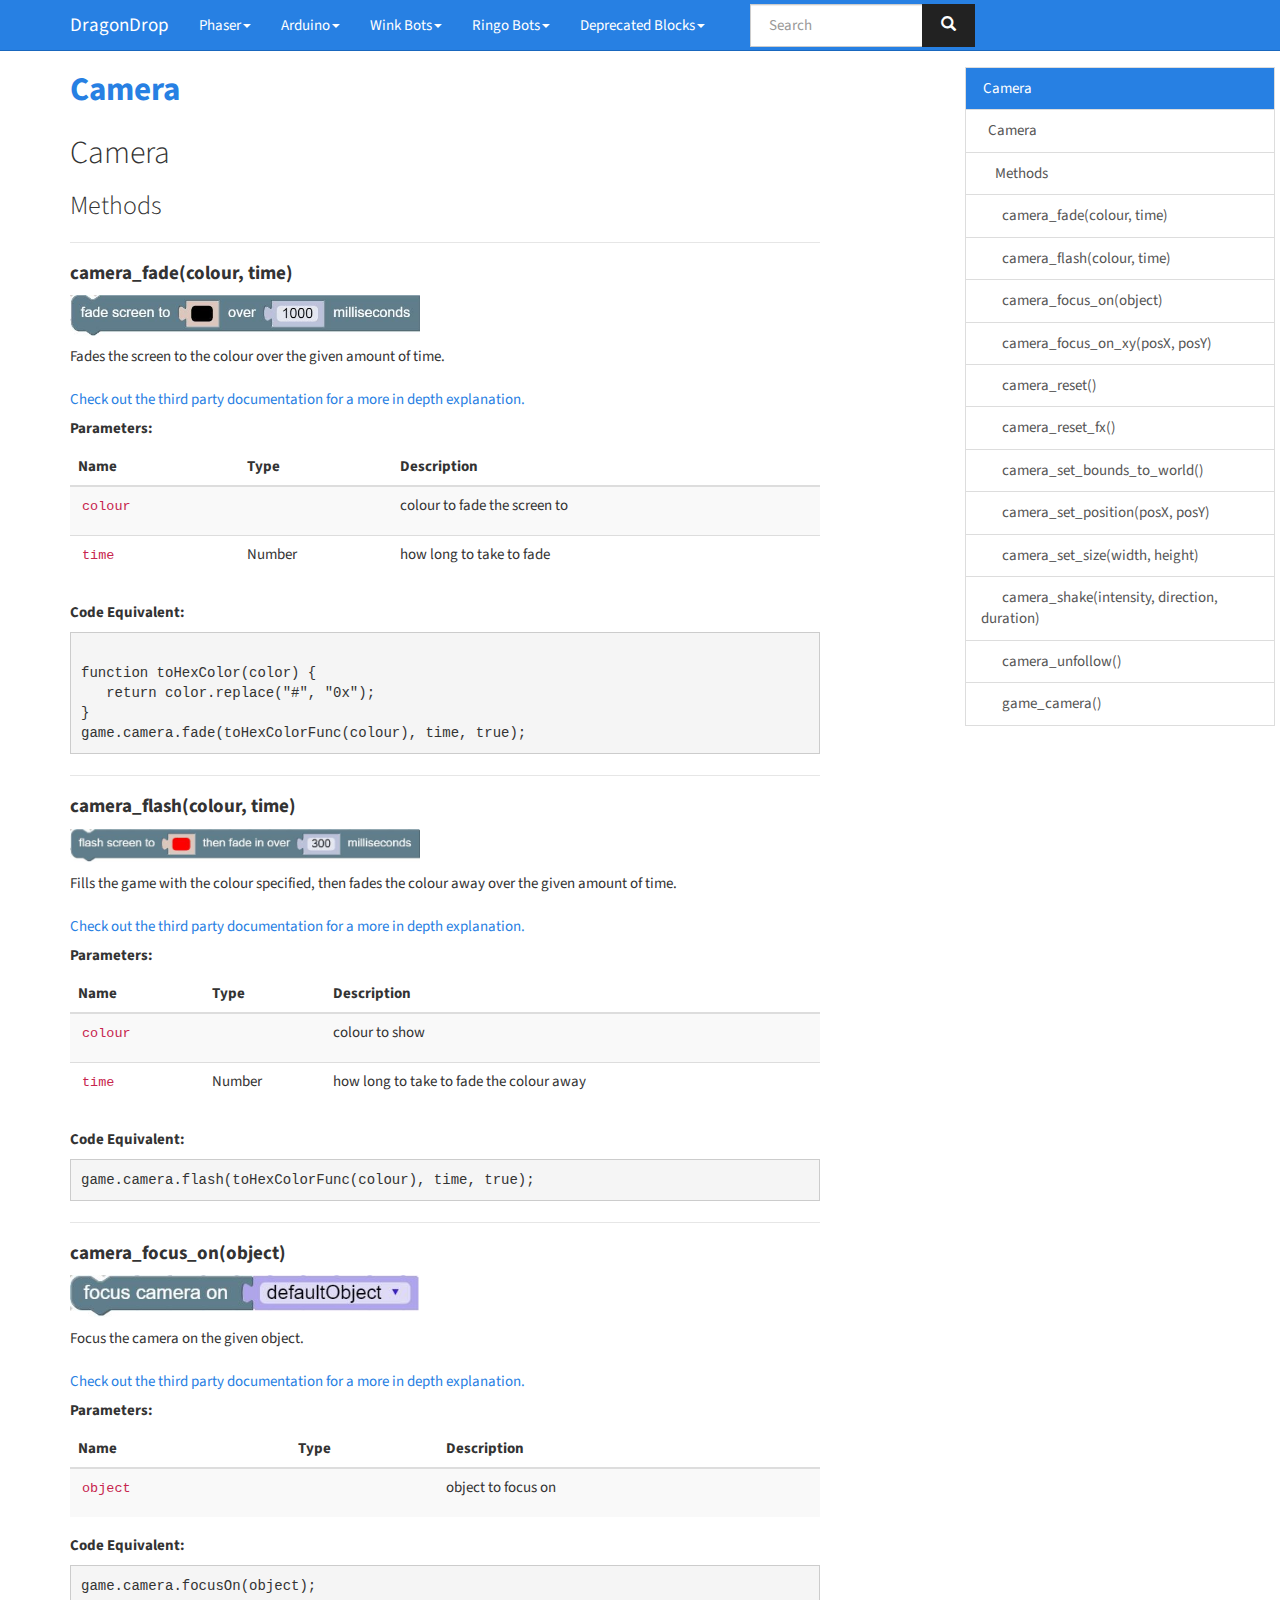
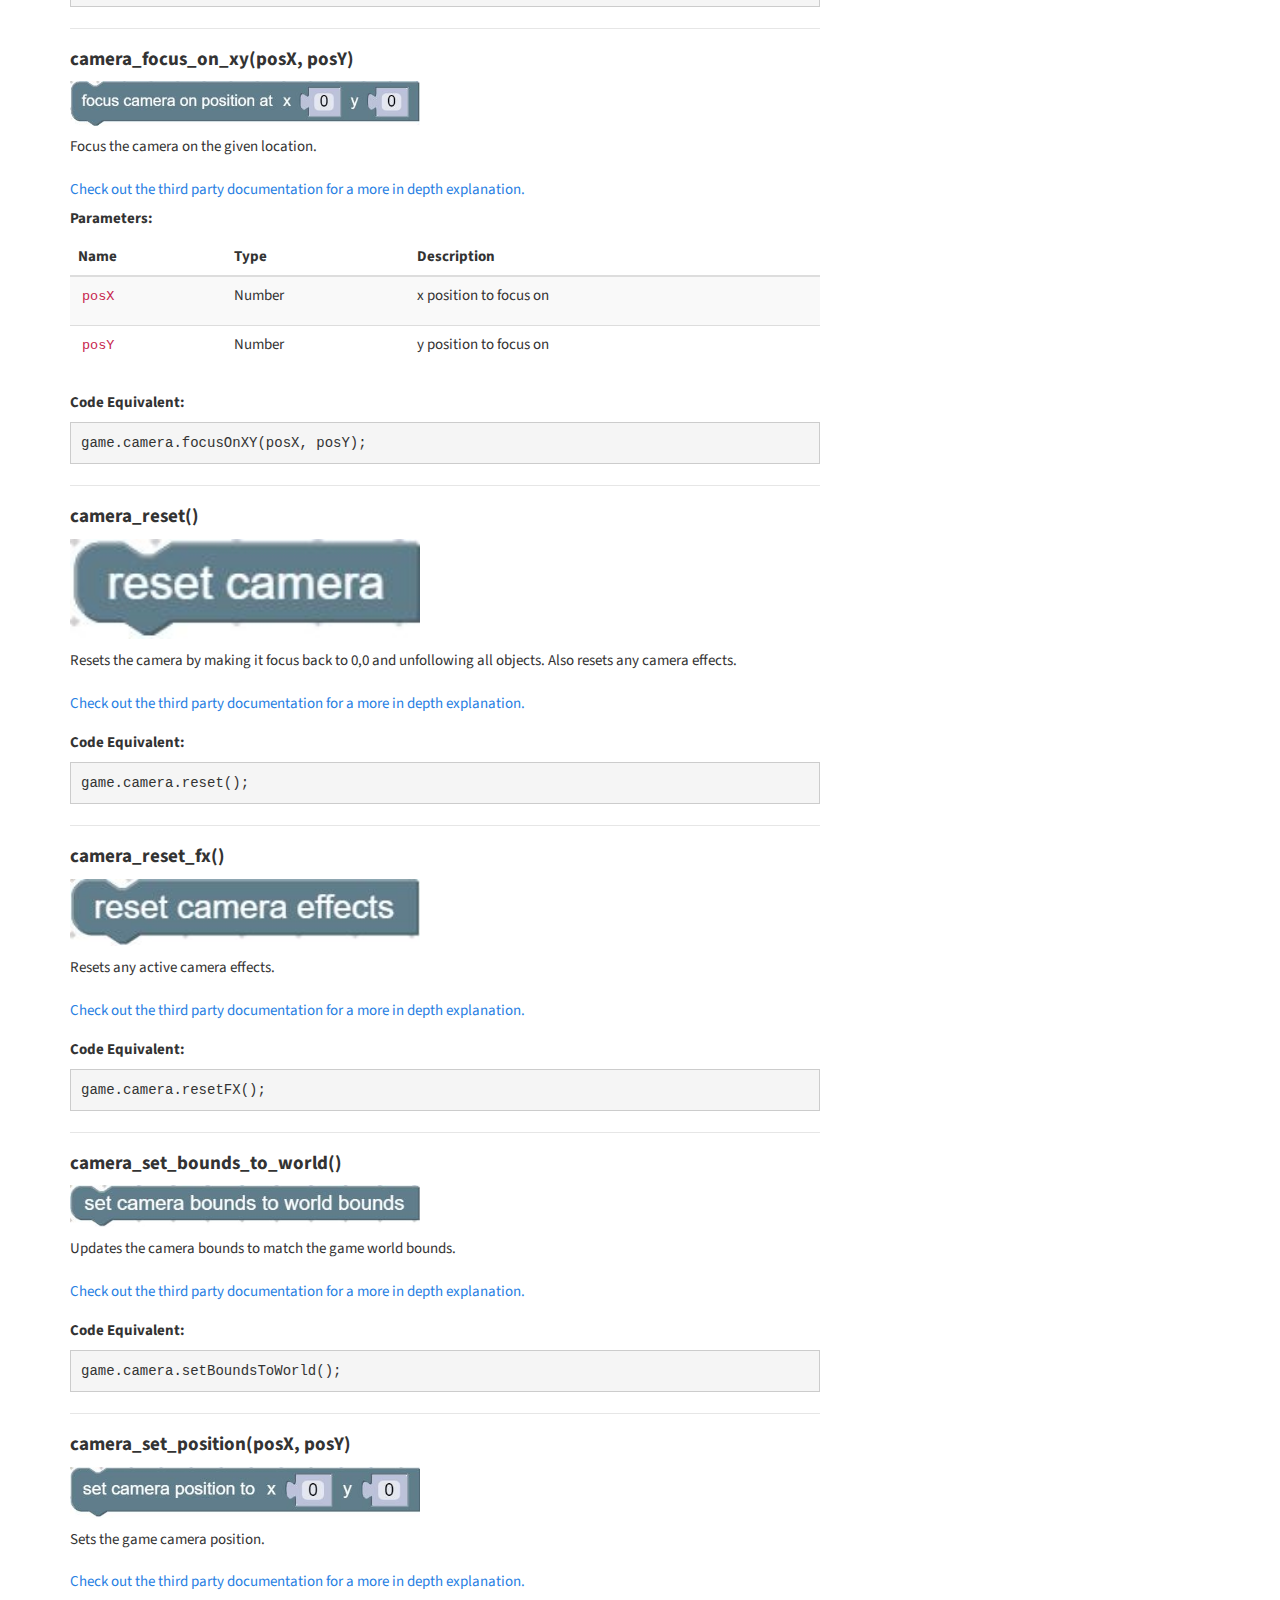
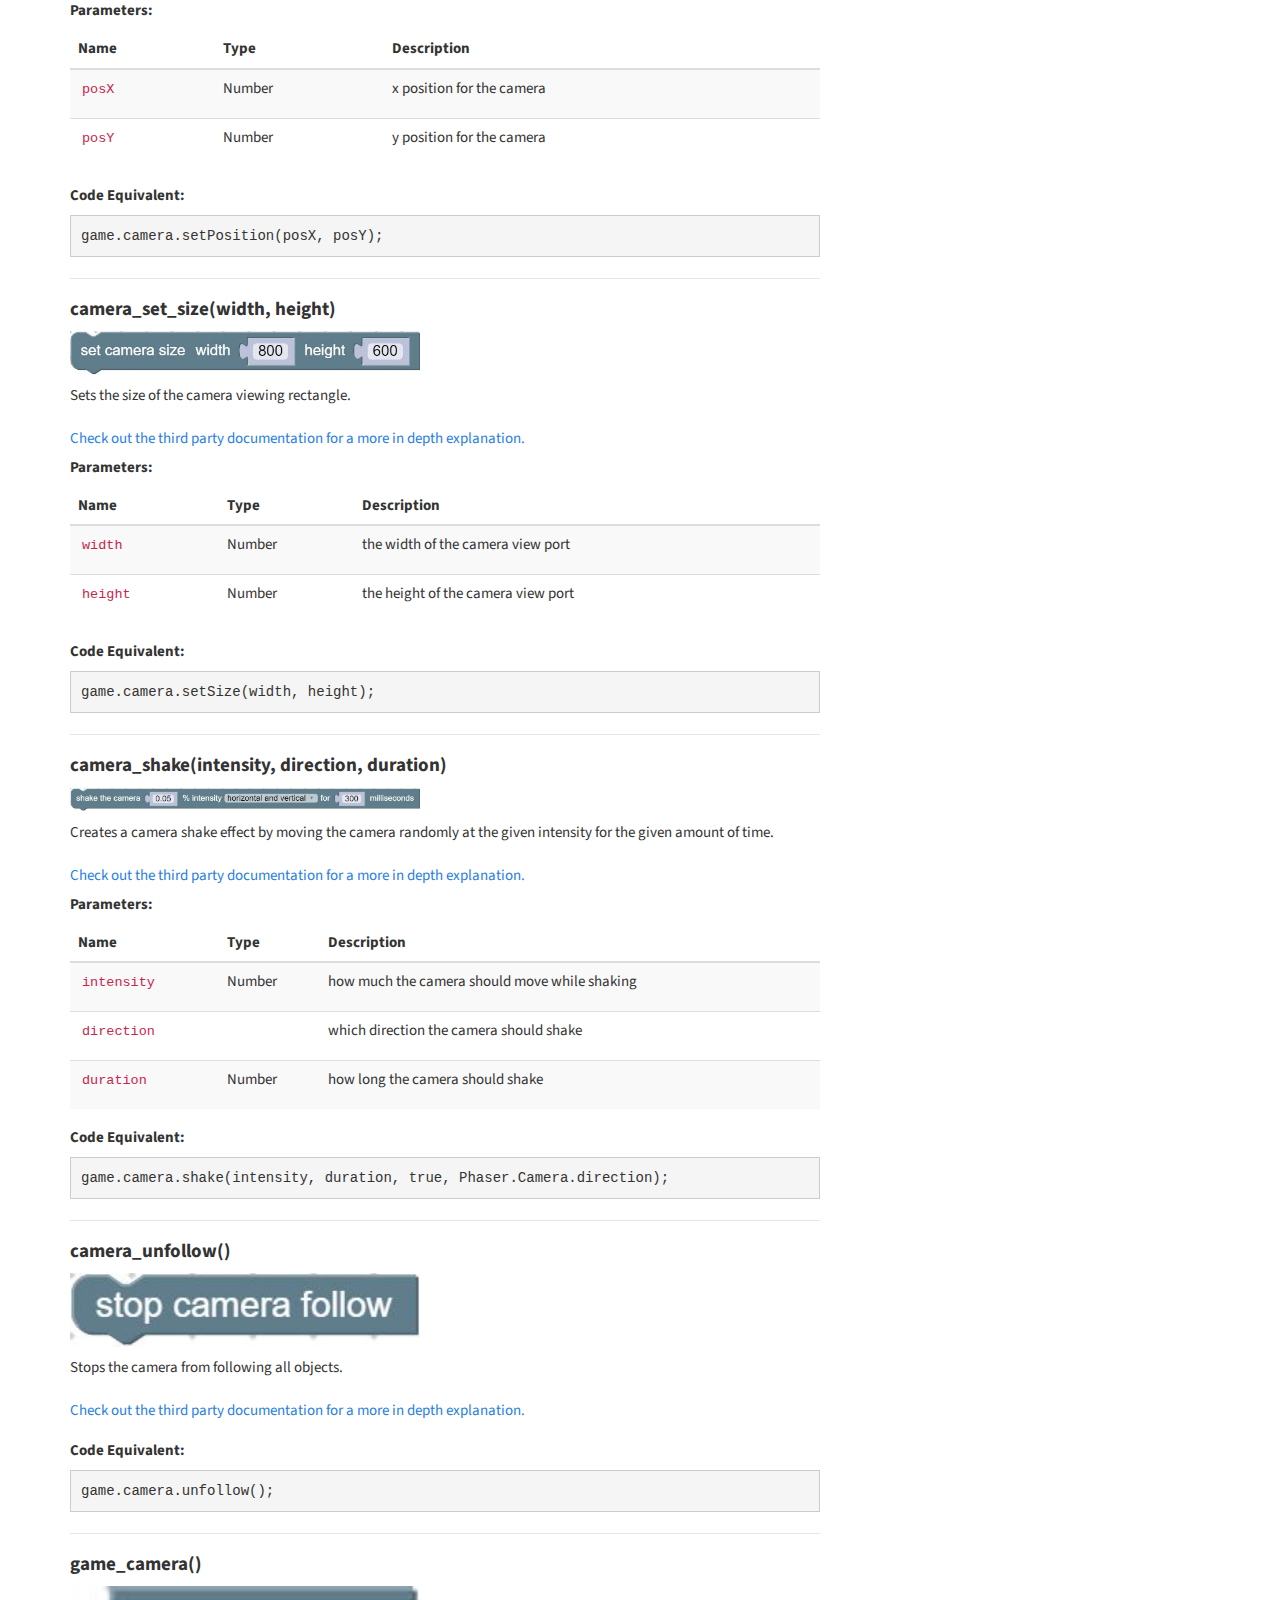
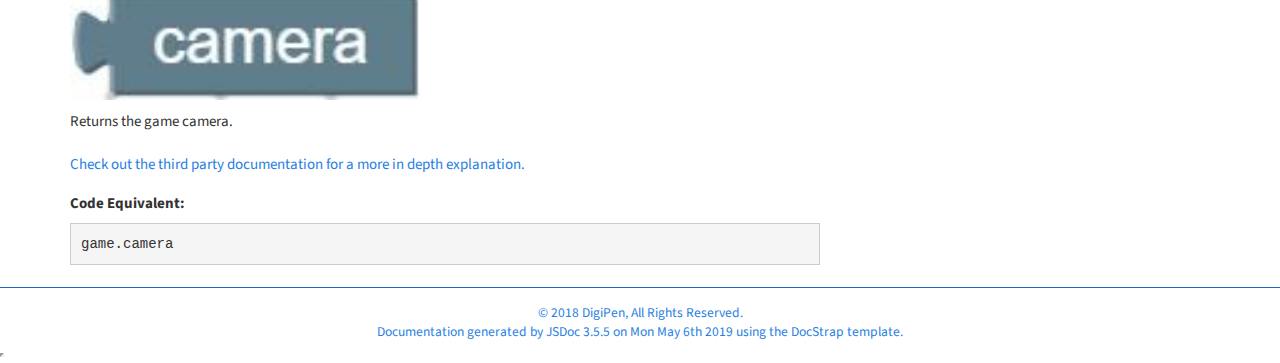
<file: assets/documentation/Camera.html>
<!DOCTYPE html>

<html lang="en">
<head>
	<meta charset="utf-8">
	<meta name="viewport" content="width=device-width">
	<title>DragonDrop Camera</title>

	<!--[if lt IE 9]>
	<script src="//html5shiv.googlecode.com/svn/trunk/html5.js"></script>
	<![endif]-->
	<link type="text/css" rel="stylesheet" href="styles/sunlight.default.css">

	<link type="text/css" rel="stylesheet" href="styles/site.cosmo.css">

</head>

<body>

<div class="navbar navbar-default navbar-fixed-top navbar-inverse">
<div class="container">
	<div class="navbar-header">
		<a class="navbar-brand" href="index.html">DragonDrop</a>
		<button class="navbar-toggle" type="button" data-toggle="collapse" data-target="#topNavigation">
			<span class="icon-bar"></span>
			<span class="icon-bar"></span>
			<span class="icon-bar"></span>
        </button>
	</div>
	<div class="navbar-collapse collapse" id="topNavigation">
		<ul class="nav navbar-nav">
			
			<li class="dropdown">
				<a href="namespaces.list.html" class="dropdown-toggle" data-toggle="dropdown">Phaser<b class="caret"></b></a>
				<ul class="dropdown-menu ">
					<li><a href="Animation.html">Animation</a></li><li><a href="Body.html">Body</a></li><li><a href="Camera.html">Camera</a></li><li><a href="Circle.html">Circle</a></li><li><a href="Collision.html">Collision</a></li><li><a href="Debug.html">Debug</a></li><li><a href="DeviceButton.html">DeviceButton</a></li><li><a href="Dynamics.html">Dynamics</a></li><li><a href="GameObject.html">GameObject</a></li><li><a href="Graphics.html">Graphics</a></li><li><a href="Groups.html">Groups</a></li><li><a href="InputHandler.html">InputHandler</a></li><li><a href="Keyboard.html">Keyboard</a></li><li><a href="Math.html">Math</a></li><li><a href="Mouse.html">Mouse</a></li><li><a href="Particles.html">Particles</a></li><li><a href="PhaserList.html">PhaserList</a></li><li><a href="PhaserText.html">PhaserText</a></li><li><a href="Point.html">Point</a></li><li><a href="Pointer.html">Pointer</a></li><li><a href="Random.html">Random</a></li><li><a href="Rectangle.html">Rectangle</a></li><li><a href="Setup.html">Setup</a></li><li><a href="Sound.html">Sound</a></li><li><a href="Sprite_Image.html">Sprite/Image</a></li><li><a href="Startup.html">Startup</a></li><li><a href="States.html">States</a></li><li><a href="Timer.html">Timer</a></li><li><a href="Util.html">Util</a></li><li><a href="World.html">World</a></li>
				</ul>
			</li>
			
			<li class="dropdown">
				<a href="namespaces.list_.html" class="dropdown-toggle" data-toggle="dropdown">Arduino<b class="caret"></b></a>
				<ul class="dropdown-menu ">
					<li><a href="Advanced%2520I_O.html">Advanced I/O</a></li><li><a href="Analog%2520I_O.html">Analog I/O</a></li><li><a href="Arduino%2520String.html">Arduino String</a></li><li><a href="Character.html">Character</a></li><li><a href="Constants.html">Constants</a></li><li><a href="Digital%2520I_O.html">Digital I/O</a></li><li><a href="EEPROM.html">EEPROM</a></li><li><a href="Serial.html">Serial</a></li><li><a href="Servo.html">Servo</a></li><li><a href="Time.html">Time</a></li>
				</ul>
			</li>
			
			<li class="dropdown">
				<a href="namespaces.list__.html" class="dropdown-toggle" data-toggle="dropdown">Wink Bots<b class="caret"></b></a>
				<ul class="dropdown-menu ">
					<li><a href="Required%2520Blocks.html">Required Blocks</a></li><li><a href="Wink%2520Eyes.html">Wink Eyes</a></li><li><a href="Wink%2520Input.html">Wink Input</a></li><li><a href="Wink%2520IR%2520Communication.html">Wink IR Communication</a></li><li><a href="Wink%2520Left%2520Eye.html">Wink Left Eye</a></li><li><a href="Wink%2520Motors.html">Wink Motors</a></li><li><a href="Wink%2520Right%2520Eye.html">Wink Right Eye</a></li><li><a href="Wink%2520Sensors.html">Wink Sensors</a></li>
				</ul>
			</li>
			
			<li class="dropdown">
				<a href="namespaces.list_____.html" class="dropdown-toggle" data-toggle="dropdown">Ringo Bots<b class="caret"></b></a>
				<ul class="dropdown-menu ">
					<li><a href="Ringo%2520Calculation.html">Ringo Calculation</a></li><li><a href="Ringo%2520Fun%2520Stuff%2520Eyes.html">Ringo Fun Stuff Eyes</a></li><li><a href="Ringo%2520Input.html">Ringo Input</a></li><li><a href="Ringo%2520Motors.html">Ringo Motors</a></li><li><a href="Ringo%2520Movement.html">Ringo Movement</a></li><li><a href="Ringo%2520Navigation.html">Ringo Navigation</a></li><li><a href="Ringo%2520Pixels.html">Ringo Pixels</a></li><li><a href="Ringo%2520Sensors.html">Ringo Sensors</a></li>
				</ul>
			</li>
			
			<li class="dropdown">
				<a href="namespaces.list______.html" class="dropdown-toggle" data-toggle="dropdown">Deprecated Blocks<b class="caret"></b></a>
				<ul class="dropdown-menu ">
					<li><a href="DeprecatedBlocks.html">DeprecatedBlocks</a></li>
				</ul>
			</li>
			
		</ul>
        
            <div class="col-sm-3 col-md-3">
                <form class="navbar-form" role="search">
                    <div class="input-group">
                        <input type="text" class="form-control" placeholder="Search" name="q" id="search-input">
                        <div class="input-group-btn">
                            <button class="btn btn-default" id="search-submit"><i class="glyphicon glyphicon-search"></i></button>
                        </div>
                    </div>
                </form>
            </div>
        
	</div>

</div>
</div>


<div class="container" id="toc-content">
<div class="row">

	
	<div class="col-md-8">
	
		<div id="main">
			

	<h1 class="page-title">Camera</h1>
<section>

<header>
    
        <h2>
        Camera
        </h2>
        
    
</header>


<article>
    <div class="container-overview">
    
        

        
<dl class="details">
    

	

	

	

    

    

    

    

	

	

	

	

	



	

	

	

	
</dl>


        
    
    </div>

    

    

    

    

    

    

    
        <h3 class="subsection-title">Methods</h3>

        <dl>
            
<hr>
<dt>
    <h4 class="name" id=".camera_fade"><b><span class="type-signature"></span>camera_fade(colour, time)</b></h4>
    
    
</dt>
<dd>

    
    <div class="description">
        <p><img src="img/blocks/camera_fade.JPG" width="350"> <br></p>
<p>Fades the screen to the colour over the given amount of time.<br><br><a href = "http://dragondropteam.github.io/phaser_ce/Phaser.Camera.html#fade" target = "_blank"> Check out the third party documentation for a more in depth explanation.</a></p>
    </div>
    

    

    

    
    
        <h5><b>Parameters:</b></h5>
        

<table class="params table table-striped">
    <thead>
    <tr>
        
        <th>Name</th>
        

        <th>Type</th>

        

        

        <th class="last">Description</th>
    </tr>
    </thead>

    <tbody>
    

        <tr>
            
                <td class="name"><code>colour</code></td>
            

            <td class="type">
            
            </td>

            

            

            <td class="description last"><p>colour to fade the screen to</p></td>
        </tr>

    

        <tr>
            
                <td class="name"><code>time</code></td>
            

            <td class="type">
            
                
<span class="param-type">Number</span>



            
            </td>

            

            

            <td class="description last"><p>how long to take to fade</p></td>
        </tr>

    
    </tbody>
</table>

    

    
<dl class="details">
    

	

	

	

    

    

    

    

	

	

	

	

	



	

	

	

	
</dl>


    

    

    

    

    

    
    <h5><b>Code Equivalent:</b></h5>
    
            
<div class="param-desc">
    <pre><code>
function toHexColor(color) {
   return color.replace("#", "0x");
}
game.camera.fade(toHexColorFunc(colour), time, true);
</code></pre>
</div>




        

    
</dd>

        
            
<hr>
<dt>
    <h4 class="name" id=".camera_flash"><b><span class="type-signature"></span>camera_flash(colour, time)</b></h4>
    
    
</dt>
<dd>

    
    <div class="description">
        <p><img src="img/blocks/camera_flash.JPG" width="350"> <br></p>
<p>Fills the game with the colour specified, then fades the colour away over the given amount of time.<br><br><a href = "http://dragondropteam.github.io/phaser_ce/Phaser.Camera.html#flash" target = "_blank"> Check out the third party documentation for a more in depth explanation.</a></p>
    </div>
    

    

    

    
    
        <h5><b>Parameters:</b></h5>
        

<table class="params table table-striped">
    <thead>
    <tr>
        
        <th>Name</th>
        

        <th>Type</th>

        

        

        <th class="last">Description</th>
    </tr>
    </thead>

    <tbody>
    

        <tr>
            
                <td class="name"><code>colour</code></td>
            

            <td class="type">
            
            </td>

            

            

            <td class="description last"><p>colour to show</p></td>
        </tr>

    

        <tr>
            
                <td class="name"><code>time</code></td>
            

            <td class="type">
            
                
<span class="param-type">Number</span>



            
            </td>

            

            

            <td class="description last"><p>how long to take to fade the colour away</p></td>
        </tr>

    
    </tbody>
</table>

    

    
<dl class="details">
    

	

	

	

    

    

    

    

	

	

	

	

	



	

	

	

	
</dl>


    

    

    

    

    

    
    <h5><b>Code Equivalent:</b></h5>
    
            
<div class="param-desc">
    <pre><code>game.camera.flash(toHexColorFunc(colour), time, true);
</code></pre>
</div>




        

    
</dd>

        
            
<hr>
<dt>
    <h4 class="name" id=".camera_focus_on"><b><span class="type-signature"></span>camera_focus_on(object)</b></h4>
    
    
</dt>
<dd>

    
    <div class="description">
        <p><img src="img/blocks/camera_focus_on.JPG" width="350"> <br></p>
<p>Focus the camera on the given object.<br><br><a href = "http://dragondropteam.github.io/phaser_ce/Phaser.Camera.html#focusOn" target = "_blank"> Check out the third party documentation for a more in depth explanation.</a></p>
    </div>
    

    

    

    
    
        <h5><b>Parameters:</b></h5>
        

<table class="params table table-striped">
    <thead>
    <tr>
        
        <th>Name</th>
        

        <th>Type</th>

        

        

        <th class="last">Description</th>
    </tr>
    </thead>

    <tbody>
    

        <tr>
            
                <td class="name"><code>object</code></td>
            

            <td class="type">
            
            </td>

            

            

            <td class="description last"><p>object to focus on</p></td>
        </tr>

    
    </tbody>
</table>

    

    
<dl class="details">
    

	

	

	

    

    

    

    

	

	

	

	

	



	

	

	

	
</dl>


    

    

    

    

    

    
    <h5><b>Code Equivalent:</b></h5>
    
            
<div class="param-desc">
    <pre><code>game.camera.focusOn(object);
</code></pre>
</div>




        

    
</dd>

        
            
<hr>
<dt>
    <h4 class="name" id=".camera_focus_on_xy"><b><span class="type-signature"></span>camera_focus_on_xy(posX, posY)</b></h4>
    
    
</dt>
<dd>

    
    <div class="description">
        <p><img src="img/blocks/camera_focus_on_xy.JPG" width="350"> <br></p>
<p>Focus the camera on the given location.<br><br><a href = "http://dragondropteam.github.io/phaser_ce/Phaser.Camera.html#focusOnXY" target = "_blank"> Check out the third party documentation for a more in depth explanation.</a></p>
    </div>
    

    

    

    
    
        <h5><b>Parameters:</b></h5>
        

<table class="params table table-striped">
    <thead>
    <tr>
        
        <th>Name</th>
        

        <th>Type</th>

        

        

        <th class="last">Description</th>
    </tr>
    </thead>

    <tbody>
    

        <tr>
            
                <td class="name"><code>posX</code></td>
            

            <td class="type">
            
                
<span class="param-type">Number</span>



            
            </td>

            

            

            <td class="description last"><p>x position to focus on</p></td>
        </tr>

    

        <tr>
            
                <td class="name"><code>posY</code></td>
            

            <td class="type">
            
                
<span class="param-type">Number</span>



            
            </td>

            

            

            <td class="description last"><p>y position to focus on</p></td>
        </tr>

    
    </tbody>
</table>

    

    
<dl class="details">
    

	

	

	

    

    

    

    

	

	

	

	

	



	

	

	

	
</dl>


    

    

    

    

    

    
    <h5><b>Code Equivalent:</b></h5>
    
            
<div class="param-desc">
    <pre><code>game.camera.focusOnXY(posX, posY);
</code></pre>
</div>




        

    
</dd>

        
            
<hr>
<dt>
    <h4 class="name" id=".camera_reset"><b><span class="type-signature"></span>camera_reset()</b></h4>
    
    
</dt>
<dd>

    
    <div class="description">
        <p><img src="img/blocks/camera_reset.JPG" width="350"> <br></p>
<p>Resets the camera by making it focus back to 0,0 and unfollowing all objects. Also resets any camera effects.<br><br><a href = "http://dragondropteam.github.io/phaser_ce/Phaser.Camera.html#reset" target = "_blank"> Check out the third party documentation for a more in depth explanation.</a></p>
    </div>
    

    

    

    
    

    
<dl class="details">
    

	

	

	

    

    

    

    

	

	

	

	

	



	

	

	

	
</dl>


    

    

    

    

    

    
    <h5><b>Code Equivalent:</b></h5>
    
            
<div class="param-desc">
    <pre><code>game.camera.reset();
</code></pre>
</div>




        

    
</dd>

        
            
<hr>
<dt>
    <h4 class="name" id=".camera_reset_fx"><b><span class="type-signature"></span>camera_reset_fx()</b></h4>
    
    
</dt>
<dd>

    
    <div class="description">
        <p><img src="img/blocks/camera_reset_fx.JPG" width="350"> <br></p>
<p>Resets any active camera effects.<br><br><a href = "http://dragondropteam.github.io/phaser_ce/Phaser.Camera.html#resetFX" target = "_blank"> Check out the third party documentation for a more in depth explanation.</a></p>
    </div>
    

    

    

    
    

    
<dl class="details">
    

	

	

	

    

    

    

    

	

	

	

	

	



	

	

	

	
</dl>


    

    

    

    

    

    
    <h5><b>Code Equivalent:</b></h5>
    
            
<div class="param-desc">
    <pre><code>game.camera.resetFX();
</code></pre>
</div>




        

    
</dd>

        
            
<hr>
<dt>
    <h4 class="name" id=".camera_set_bounds_to_world"><b><span class="type-signature"></span>camera_set_bounds_to_world()</b></h4>
    
    
</dt>
<dd>

    
    <div class="description">
        <p><img src="img/blocks/camera_set_bounds_to_world.JPG" width="350"> <br></p>
<p>Updates the camera bounds to match the game world bounds.<br><br><a href = "http://dragondropteam.github.io/phaser_ce/Phaser.Camera.html#setBoundsToWorld" target = "_blank"> Check out the third party documentation for a more in depth explanation.</a></p>
    </div>
    

    

    

    
    

    
<dl class="details">
    

	

	

	

    

    

    

    

	

	

	

	

	



	

	

	

	
</dl>


    

    

    

    

    

    
    <h5><b>Code Equivalent:</b></h5>
    
            
<div class="param-desc">
    <pre><code>game.camera.setBoundsToWorld();
</code></pre>
</div>




        

    
</dd>

        
            
<hr>
<dt>
    <h4 class="name" id=".camera_set_position"><b><span class="type-signature"></span>camera_set_position(posX, posY)</b></h4>
    
    
</dt>
<dd>

    
    <div class="description">
        <p><img src="img/blocks/camera_set_position.JPG" width="350"> <br></p>
<p>Sets the game camera position.<br><br><a href = "http://dragondropteam.github.io/phaser_ce/Phaser.Camera.html#setPosition" target = "_blank"> Check out the third party documentation for a more in depth explanation.</a></p>
    </div>
    

    

    

    
    
        <h5><b>Parameters:</b></h5>
        

<table class="params table table-striped">
    <thead>
    <tr>
        
        <th>Name</th>
        

        <th>Type</th>

        

        

        <th class="last">Description</th>
    </tr>
    </thead>

    <tbody>
    

        <tr>
            
                <td class="name"><code>posX</code></td>
            

            <td class="type">
            
                
<span class="param-type">Number</span>



            
            </td>

            

            

            <td class="description last"><p>x position for the camera</p></td>
        </tr>

    

        <tr>
            
                <td class="name"><code>posY</code></td>
            

            <td class="type">
            
                
<span class="param-type">Number</span>



            
            </td>

            

            

            <td class="description last"><p>y position for the camera</p></td>
        </tr>

    
    </tbody>
</table>

    

    
<dl class="details">
    

	

	

	

    

    

    

    

	

	

	

	

	



	

	

	

	
</dl>


    

    

    

    

    

    
    <h5><b>Code Equivalent:</b></h5>
    
            
<div class="param-desc">
    <pre><code>game.camera.setPosition(posX, posY);
</code></pre>
</div>




        

    
</dd>

        
            
<hr>
<dt>
    <h4 class="name" id=".camera_set_size"><b><span class="type-signature"></span>camera_set_size(width, height)</b></h4>
    
    
</dt>
<dd>

    
    <div class="description">
        <p><img src="img/blocks/camera_set_size.JPG" width="350"> <br></p>
<p>Sets the size of the camera viewing rectangle.<br><br><a href = "http://dragondropteam.github.io/phaser_ce/Phaser.Camera.html#setSize" target = "_blank"> Check out the third party documentation for a more in depth explanation.</a></p>
    </div>
    

    

    

    
    
        <h5><b>Parameters:</b></h5>
        

<table class="params table table-striped">
    <thead>
    <tr>
        
        <th>Name</th>
        

        <th>Type</th>

        

        

        <th class="last">Description</th>
    </tr>
    </thead>

    <tbody>
    

        <tr>
            
                <td class="name"><code>width</code></td>
            

            <td class="type">
            
                
<span class="param-type">Number</span>



            
            </td>

            

            

            <td class="description last"><p>the width of the camera view port</p></td>
        </tr>

    

        <tr>
            
                <td class="name"><code>height</code></td>
            

            <td class="type">
            
                
<span class="param-type">Number</span>



            
            </td>

            

            

            <td class="description last"><p>the height of the camera view port</p></td>
        </tr>

    
    </tbody>
</table>

    

    
<dl class="details">
    

	

	

	

    

    

    

    

	

	

	

	

	



	

	

	

	
</dl>


    

    

    

    

    

    
    <h5><b>Code Equivalent:</b></h5>
    
            
<div class="param-desc">
    <pre><code>game.camera.setSize(width, height);
</code></pre>
</div>




        

    
</dd>

        
            
<hr>
<dt>
    <h4 class="name" id=".camera_shake"><b><span class="type-signature"></span>camera_shake(intensity, direction, duration)</b></h4>
    
    
</dt>
<dd>

    
    <div class="description">
        <p><img src="img/blocks/camera_shake.JPG" width="350"> <br></p>
<p>Creates a camera shake effect by moving the camera randomly at the given intensity for the given amount of time.<br><br><a href = "http://dragondropteam.github.io/phaser_ce/Phaser.Camera.html#shake" target = "_blank"> Check out the third party documentation for a more in depth explanation.</a></p>
    </div>
    

    

    

    
    
        <h5><b>Parameters:</b></h5>
        

<table class="params table table-striped">
    <thead>
    <tr>
        
        <th>Name</th>
        

        <th>Type</th>

        

        

        <th class="last">Description</th>
    </tr>
    </thead>

    <tbody>
    

        <tr>
            
                <td class="name"><code>intensity</code></td>
            

            <td class="type">
            
                
<span class="param-type">Number</span>



            
            </td>

            

            

            <td class="description last"><p>how much the camera should move while shaking</p></td>
        </tr>

    

        <tr>
            
                <td class="name"><code>direction</code></td>
            

            <td class="type">
            
            </td>

            

            

            <td class="description last"><p>which direction the camera should shake</p></td>
        </tr>

    

        <tr>
            
                <td class="name"><code>duration</code></td>
            

            <td class="type">
            
                
<span class="param-type">Number</span>



            
            </td>

            

            

            <td class="description last"><p>how long the camera should shake</p></td>
        </tr>

    
    </tbody>
</table>

    

    
<dl class="details">
    

	

	

	

    

    

    

    

	

	

	

	

	



	

	

	

	
</dl>


    

    

    

    

    

    
    <h5><b>Code Equivalent:</b></h5>
    
            
<div class="param-desc">
    <pre><code>game.camera.shake(intensity, duration, true, Phaser.Camera.direction);
</code></pre>
</div>




        

    
</dd>

        
            
<hr>
<dt>
    <h4 class="name" id=".camera_unfollow"><b><span class="type-signature"></span>camera_unfollow()</b></h4>
    
    
</dt>
<dd>

    
    <div class="description">
        <p><img src="img/blocks/camera_unfollow.JPG" width="350"> <br></p>
<p>Stops the camera from following all objects.<br><br><a href = "http://dragondropteam.github.io/phaser_ce/Phaser.Camera.html#unfollow" target = "_blank"> Check out the third party documentation for a more in depth explanation.</a></p>
    </div>
    

    

    

    
    

    
<dl class="details">
    

	

	

	

    

    

    

    

	

	

	

	

	



	

	

	

	
</dl>


    

    

    

    

    

    
    <h5><b>Code Equivalent:</b></h5>
    
            
<div class="param-desc">
    <pre><code>game.camera.unfollow();
</code></pre>
</div>




        

    
</dd>

        
            
<hr>
<dt>
    <h4 class="name" id=".game_camera"><b><span class="type-signature"></span>game_camera()</b></h4>
    
    
</dt>
<dd>

    
    <div class="description">
        <p><img src="img/blocks/game_camera.JPG" width="350"> <br></p>
<p>Returns the game camera.<br><br><a href = "https://photonstorm.github.io/phaser-ce/Phaser.Camera.html" target = "_blank"> Check out the third party documentation for a more in depth explanation.</a></p>
    </div>
    

    

    

    
    

    
<dl class="details">
    

	

	

	

    

    

    

    

	

	

	

	

	



	

	

	

	
</dl>


    

    

    

    

    

    
    <h5><b>Code Equivalent:</b></h5>
    
            
<div class="param-desc">
    <pre><code>game.camera
</code></pre>
</div>




        

    
</dd>

        </dl>
    

    

    
</article>

</section>




		</div>
	</div>

	<div class="clearfix"></div>

	
		<div class="col-md-3">
			<div id="toc" class="col-md-3 hidden-xs hidden-sm hidden-md"></div>
		</div>
	

</div>
</div>


    <div class="modal fade" id="searchResults">
      <div class="modal-dialog">
        <div class="modal-content">
          <div class="modal-header">
            <button type="button" class="close" data-dismiss="modal" aria-label="Close"><span aria-hidden="true">&times;</span></button>
            <h4 class="modal-title">Search results</h4>
          </div>
          <div class="modal-body"></div>
          <div class="modal-footer">
            <button type="button" class="btn btn-default" data-dismiss="modal">Close</button>
          </div>
        </div><!-- /.modal-content -->
      </div><!-- /.modal-dialog -->
    </div>


<footer>


	<span class="copyright">
	© 2018 DigiPen, All Rights Reserved.
	</span>

<span class="jsdoc-message">
	Documentation generated by <a href="https://github.com/jsdoc3/jsdoc">JSDoc 3.5.5</a>
	
		on Mon May 6th 2019
	
	using the <a href="https://github.com/docstrap/docstrap">DocStrap template</a>.
</span>
</footer>

<script src="scripts/docstrap.lib.js"></script>
<script src="scripts/toc.js"></script>

    <script type="text/javascript" src="scripts/fulltext-search-ui.js"></script>


<script>
$( function () {
	$( "[id*='$']" ).each( function () {
		var $this = $( this );

		$this.attr( "id", $this.attr( "id" ).replace( "$", "__" ) );
	} );

	$( ".tutorial-section pre, .readme-section pre, pre.prettyprint.source" ).each( function () {
		var $this = $( this );

		var example = $this.find( "code" );
		exampleText = example.html();
		var lang = /{@lang (.*?)}/.exec( exampleText );
		if ( lang && lang[1] ) {
			exampleText = exampleText.replace( lang[0], "" );
			example.html( exampleText );
			lang = lang[1];
		} else {
			var langClassMatch = example.parent()[0].className.match(/lang\-(\S+)/);
			lang = langClassMatch ? langClassMatch[1] : "javascript";
		}

		if ( lang ) {

			$this
			.addClass( "sunlight-highlight-" + lang )
			.addClass( "linenums" )
			.html( example.html() );

		}
	} );

	Sunlight.highlightAll( {
		lineNumbers : true,
		showMenu : true,
		enableDoclinks : true
	} );

	$.catchAnchorLinks( {
        navbarOffset: 10
	} );
	$( "#toc" ).toc( {
		anchorName  : function ( i, heading, prefix ) {
			return $( heading ).attr( "id" ) || ( prefix + i );
		},
		selectors   : "#toc-content h1,#toc-content h2,#toc-content h3,#toc-content h4",
		showAndHide : false,
		smoothScrolling: true
	} );

	$( "#main span[id^='toc']" ).addClass( "toc-shim" );
	$( '.dropdown-toggle' ).dropdown();

    $( "table" ).each( function () {
      var $this = $( this );
      $this.addClass('table');
    } );

} );
</script>



<!--Navigation and Symbol Display-->


<!--Google Analytics-->



    <script type="text/javascript">
        $(document).ready(function() {
            SearcherDisplay.init();
        });
    </script>


</body>
</html>
</file>
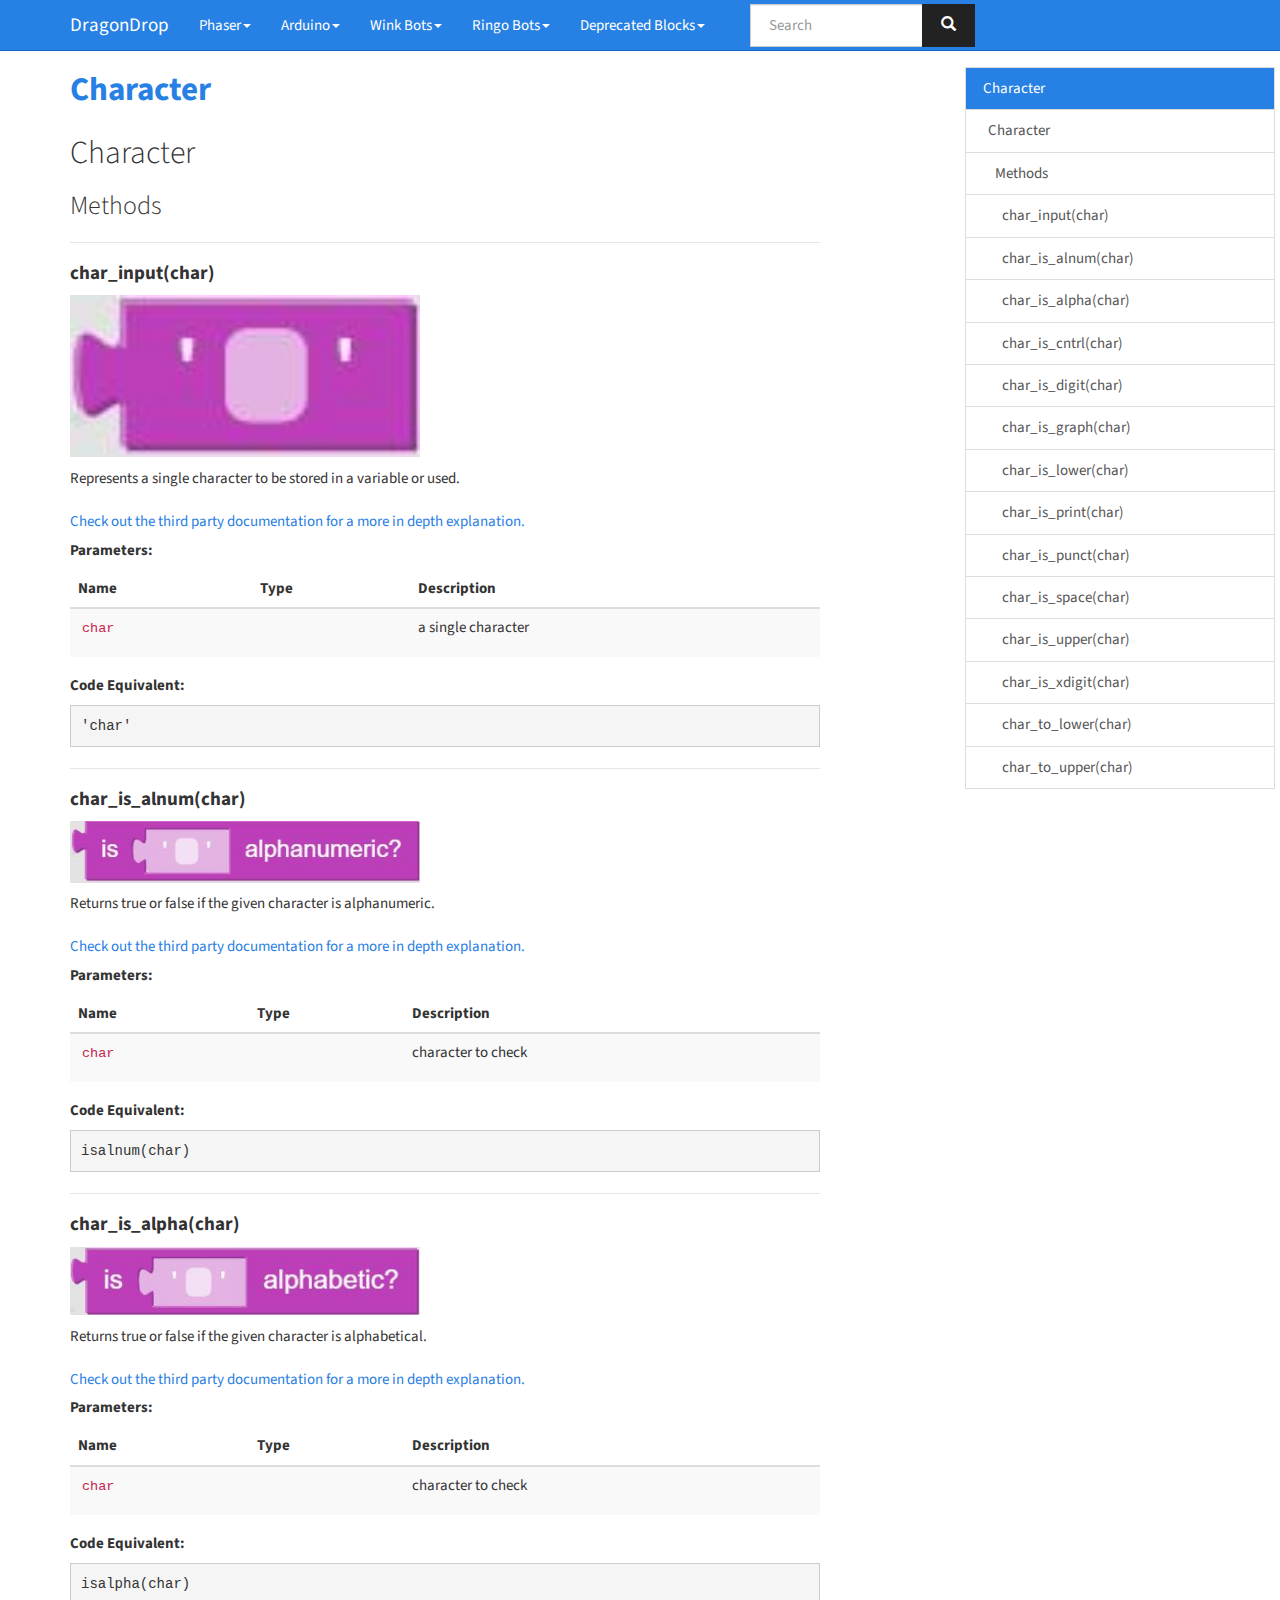
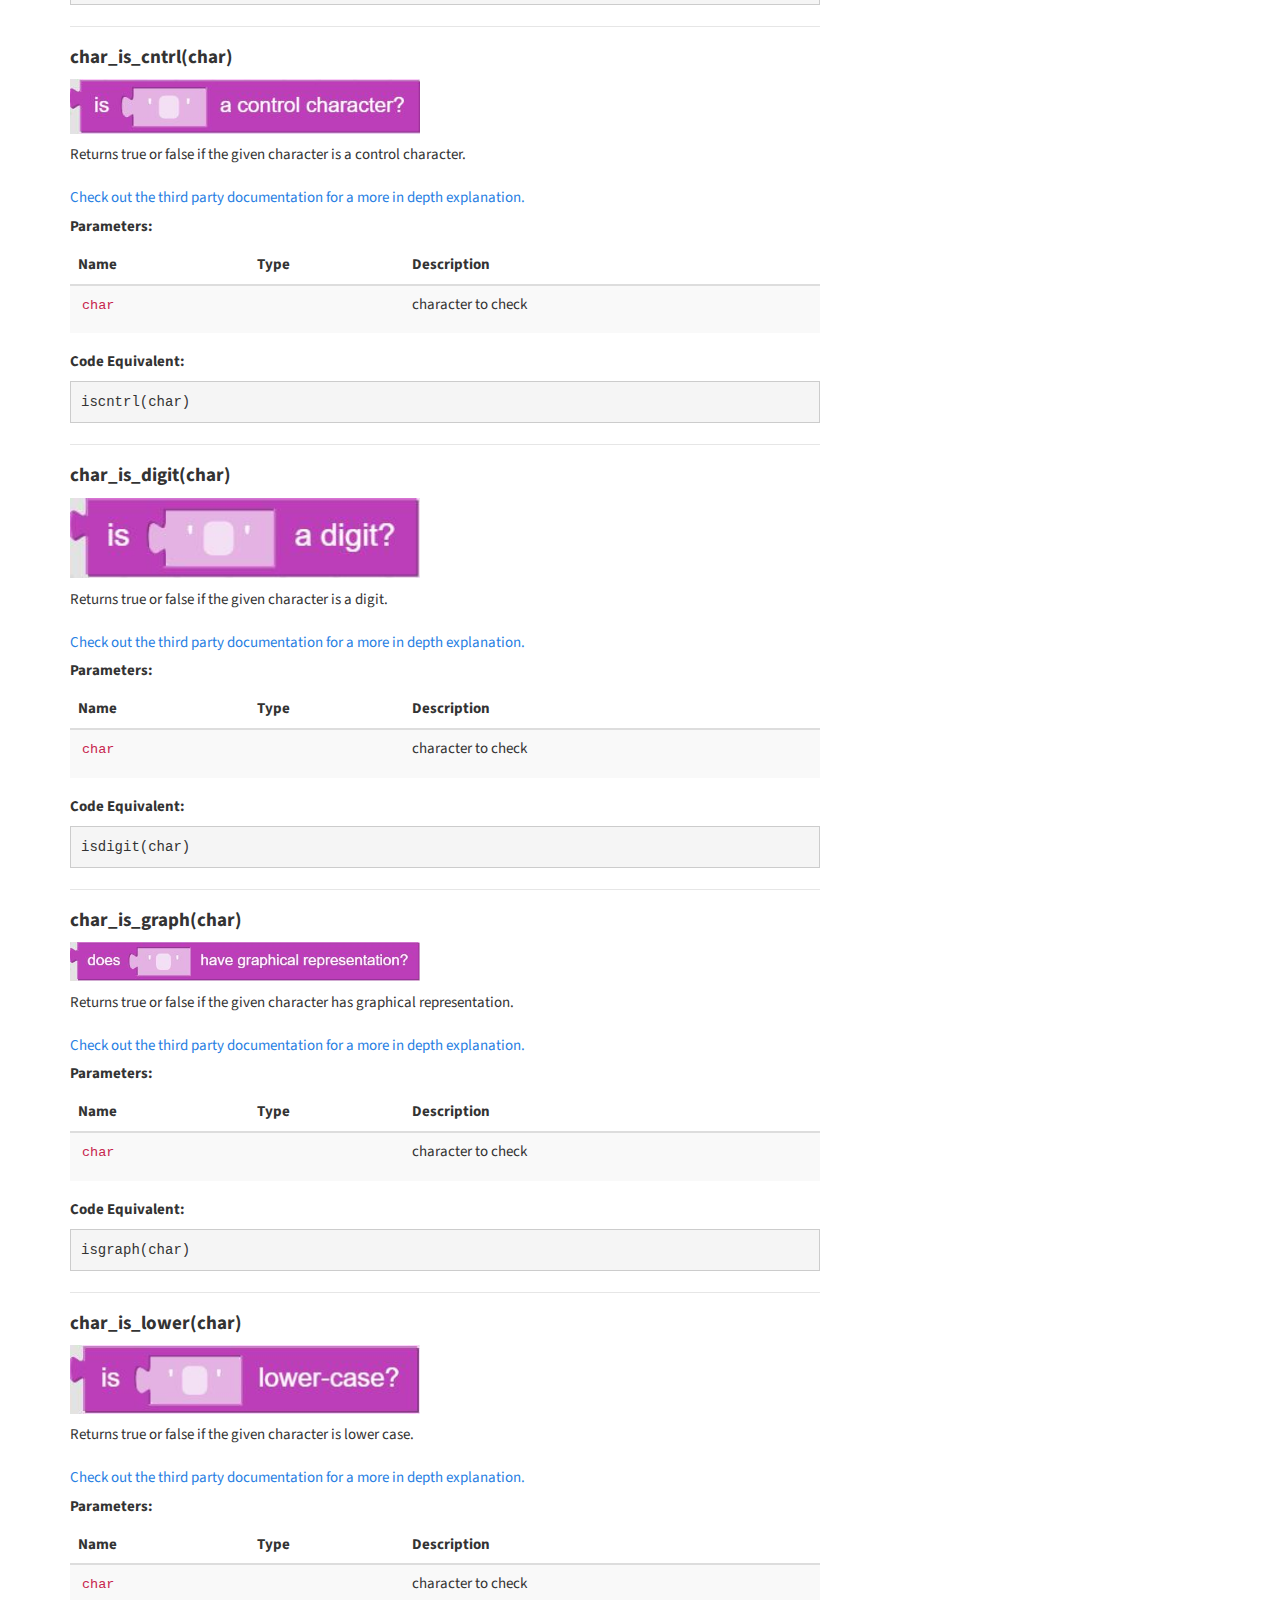
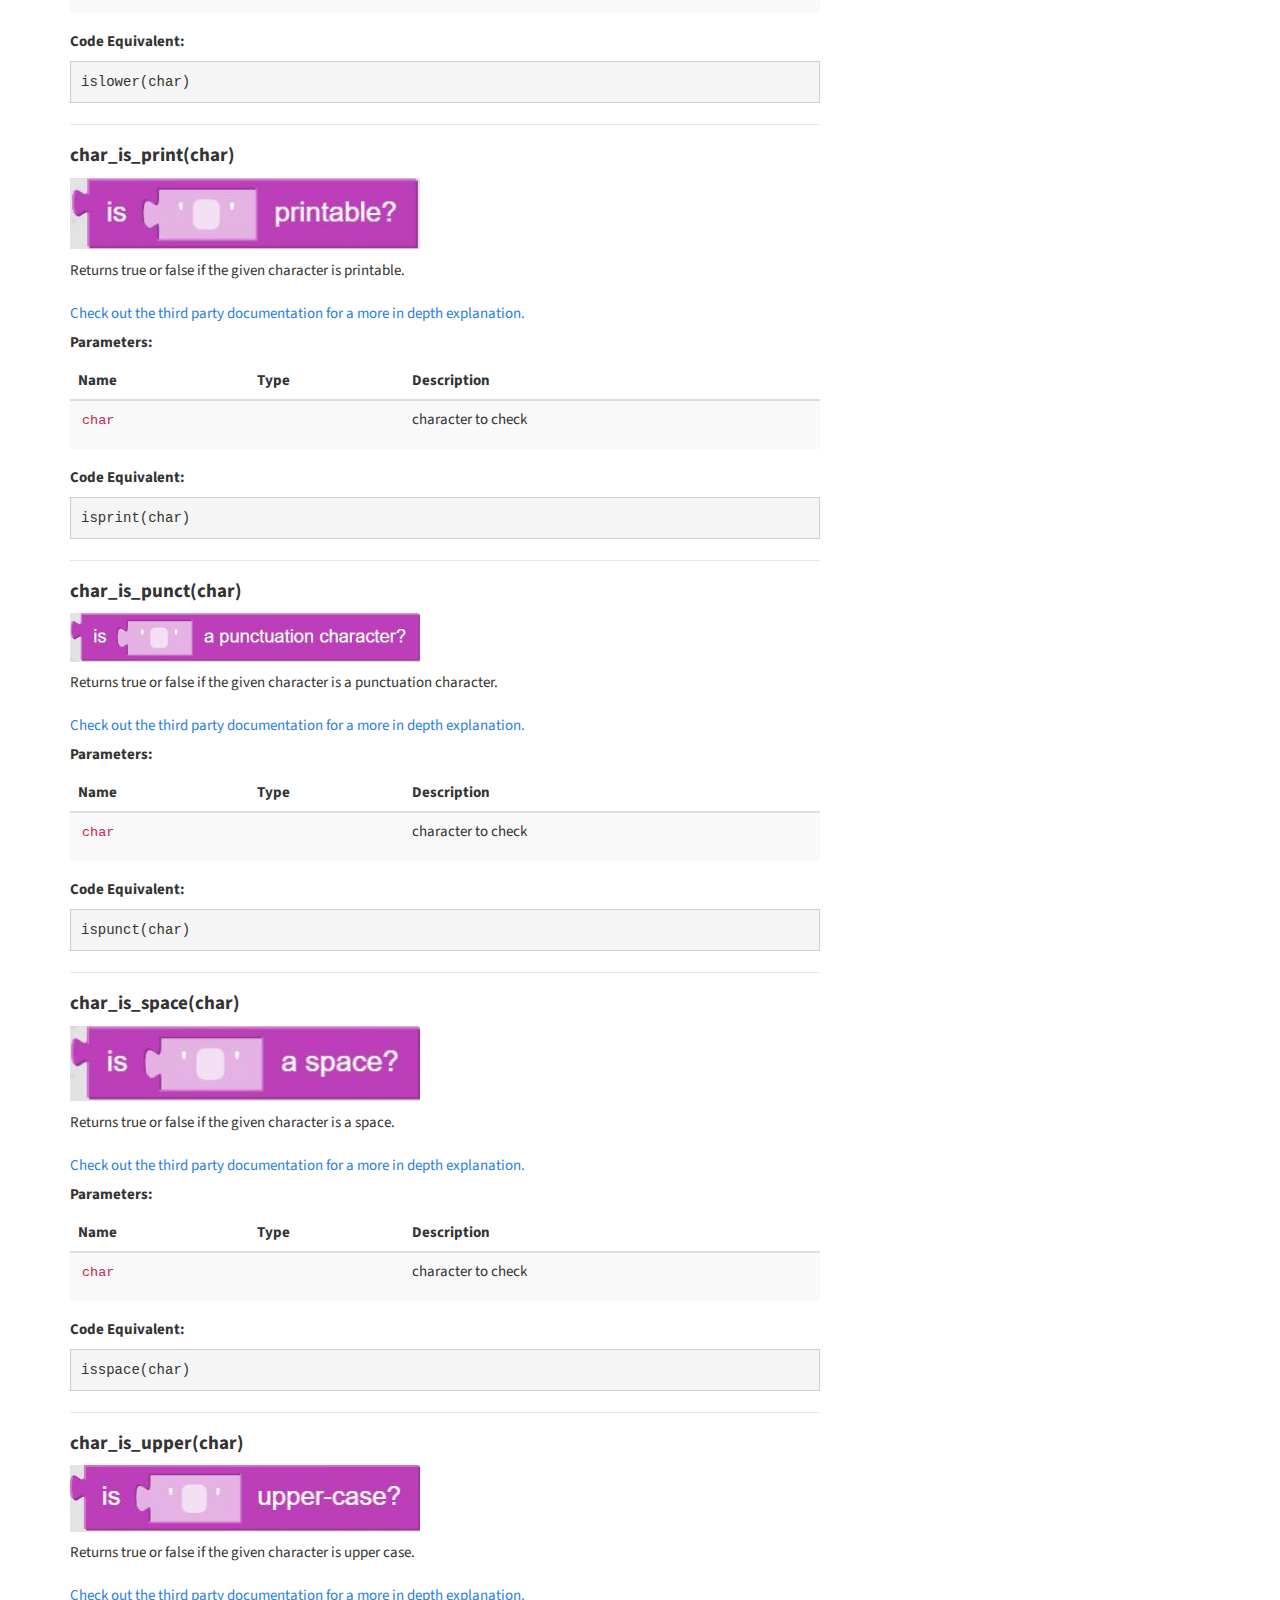
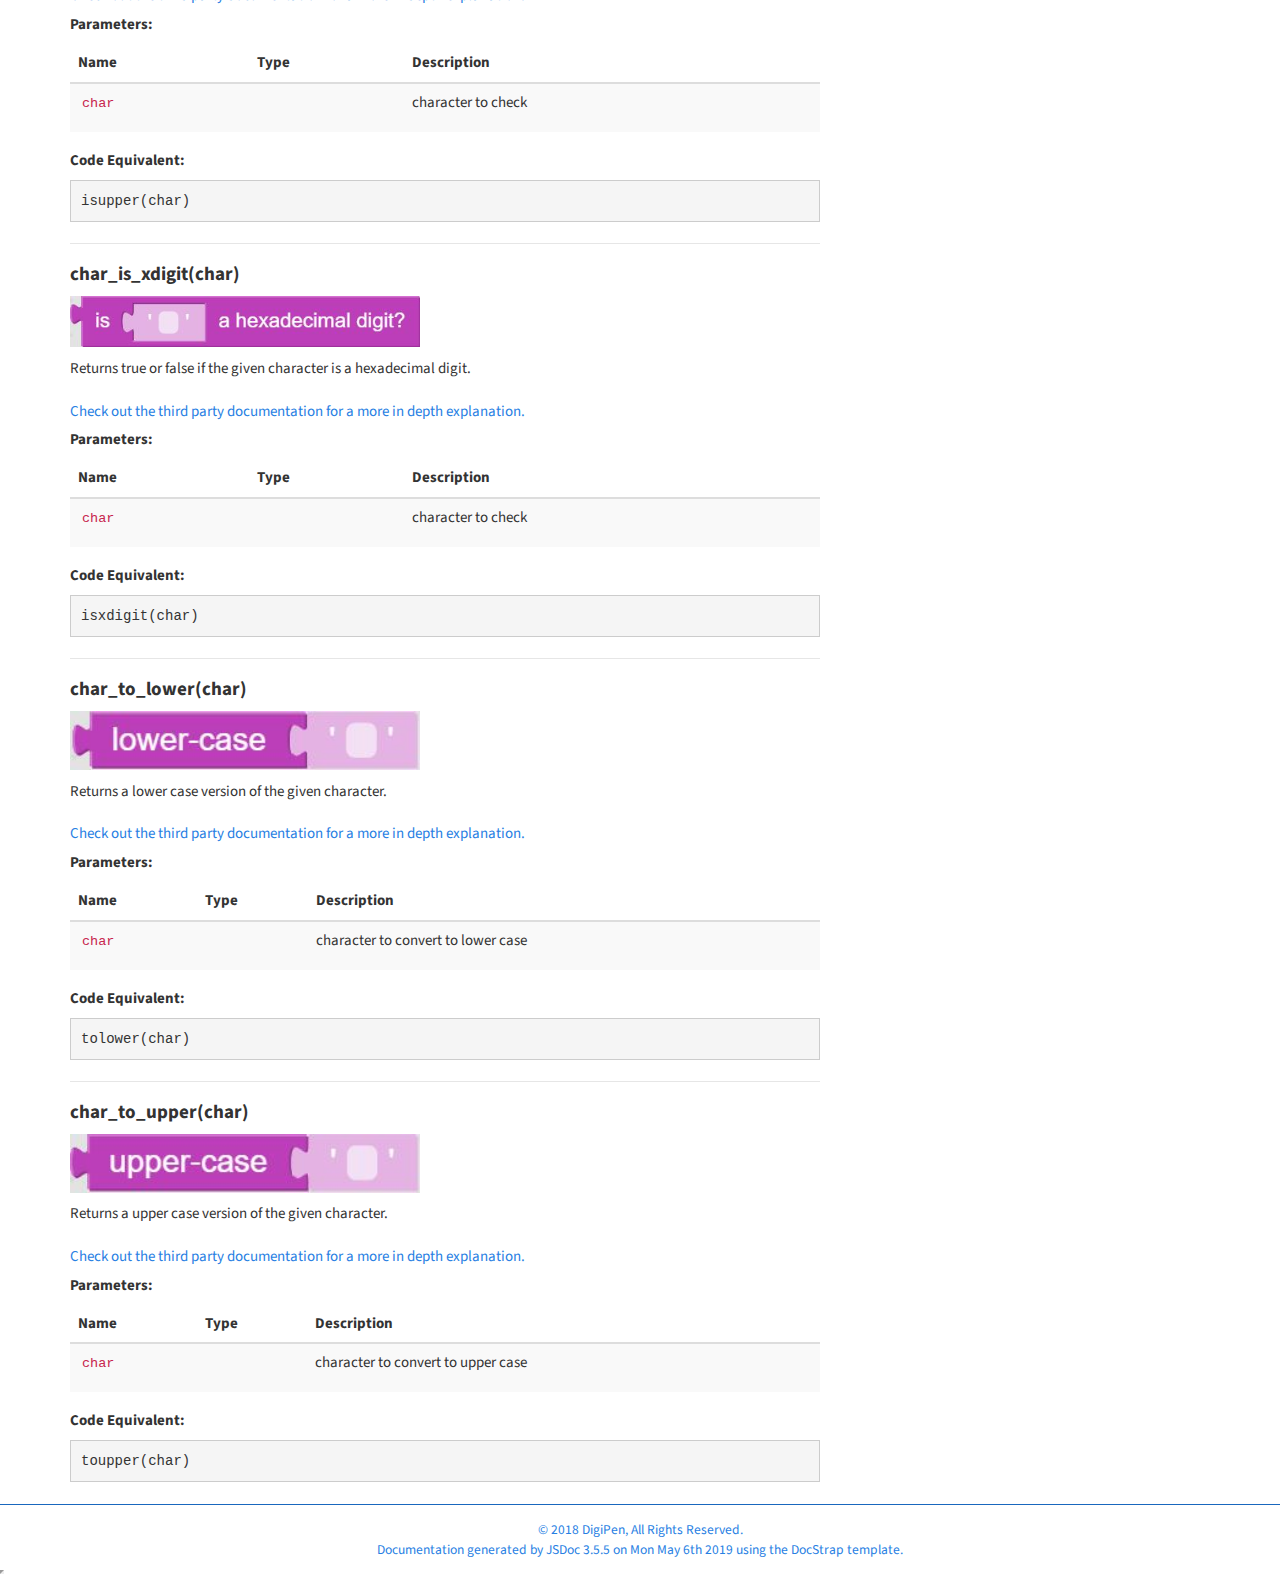
<file: assets/documentation/Character.html>
<!DOCTYPE html>

<html lang="en">
<head>
	<meta charset="utf-8">
	<meta name="viewport" content="width=device-width">
	<title>DragonDrop Character</title>

	<!--[if lt IE 9]>
	<script src="//html5shiv.googlecode.com/svn/trunk/html5.js"></script>
	<![endif]-->
	<link type="text/css" rel="stylesheet" href="styles/sunlight.default.css">

	<link type="text/css" rel="stylesheet" href="styles/site.cosmo.css">

</head>

<body>

<div class="navbar navbar-default navbar-fixed-top navbar-inverse">
<div class="container">
	<div class="navbar-header">
		<a class="navbar-brand" href="index.html">DragonDrop</a>
		<button class="navbar-toggle" type="button" data-toggle="collapse" data-target="#topNavigation">
			<span class="icon-bar"></span>
			<span class="icon-bar"></span>
			<span class="icon-bar"></span>
        </button>
	</div>
	<div class="navbar-collapse collapse" id="topNavigation">
		<ul class="nav navbar-nav">
			
			<li class="dropdown">
				<a href="namespaces.list.html" class="dropdown-toggle" data-toggle="dropdown">Phaser<b class="caret"></b></a>
				<ul class="dropdown-menu ">
					<li><a href="Animation.html">Animation</a></li><li><a href="Body.html">Body</a></li><li><a href="Camera.html">Camera</a></li><li><a href="Circle.html">Circle</a></li><li><a href="Collision.html">Collision</a></li><li><a href="Debug.html">Debug</a></li><li><a href="DeviceButton.html">DeviceButton</a></li><li><a href="Dynamics.html">Dynamics</a></li><li><a href="GameObject.html">GameObject</a></li><li><a href="Graphics.html">Graphics</a></li><li><a href="Groups.html">Groups</a></li><li><a href="InputHandler.html">InputHandler</a></li><li><a href="Keyboard.html">Keyboard</a></li><li><a href="Math.html">Math</a></li><li><a href="Mouse.html">Mouse</a></li><li><a href="Particles.html">Particles</a></li><li><a href="PhaserList.html">PhaserList</a></li><li><a href="PhaserText.html">PhaserText</a></li><li><a href="Point.html">Point</a></li><li><a href="Pointer.html">Pointer</a></li><li><a href="Random.html">Random</a></li><li><a href="Rectangle.html">Rectangle</a></li><li><a href="Setup.html">Setup</a></li><li><a href="Sound.html">Sound</a></li><li><a href="Sprite_Image.html">Sprite/Image</a></li><li><a href="Startup.html">Startup</a></li><li><a href="States.html">States</a></li><li><a href="Timer.html">Timer</a></li><li><a href="Util.html">Util</a></li><li><a href="World.html">World</a></li>
				</ul>
			</li>
			
			<li class="dropdown">
				<a href="namespaces.list_.html" class="dropdown-toggle" data-toggle="dropdown">Arduino<b class="caret"></b></a>
				<ul class="dropdown-menu ">
					<li><a href="Advanced%2520I_O.html">Advanced I/O</a></li><li><a href="Analog%2520I_O.html">Analog I/O</a></li><li><a href="Arduino%2520String.html">Arduino String</a></li><li><a href="Character.html">Character</a></li><li><a href="Constants.html">Constants</a></li><li><a href="Digital%2520I_O.html">Digital I/O</a></li><li><a href="EEPROM.html">EEPROM</a></li><li><a href="Serial.html">Serial</a></li><li><a href="Servo.html">Servo</a></li><li><a href="Time.html">Time</a></li>
				</ul>
			</li>
			
			<li class="dropdown">
				<a href="namespaces.list__.html" class="dropdown-toggle" data-toggle="dropdown">Wink Bots<b class="caret"></b></a>
				<ul class="dropdown-menu ">
					<li><a href="Required%2520Blocks.html">Required Blocks</a></li><li><a href="Wink%2520Eyes.html">Wink Eyes</a></li><li><a href="Wink%2520Input.html">Wink Input</a></li><li><a href="Wink%2520IR%2520Communication.html">Wink IR Communication</a></li><li><a href="Wink%2520Left%2520Eye.html">Wink Left Eye</a></li><li><a href="Wink%2520Motors.html">Wink Motors</a></li><li><a href="Wink%2520Right%2520Eye.html">Wink Right Eye</a></li><li><a href="Wink%2520Sensors.html">Wink Sensors</a></li>
				</ul>
			</li>
			
			<li class="dropdown">
				<a href="namespaces.list_____.html" class="dropdown-toggle" data-toggle="dropdown">Ringo Bots<b class="caret"></b></a>
				<ul class="dropdown-menu ">
					<li><a href="Ringo%2520Calculation.html">Ringo Calculation</a></li><li><a href="Ringo%2520Fun%2520Stuff%2520Eyes.html">Ringo Fun Stuff Eyes</a></li><li><a href="Ringo%2520Input.html">Ringo Input</a></li><li><a href="Ringo%2520Motors.html">Ringo Motors</a></li><li><a href="Ringo%2520Movement.html">Ringo Movement</a></li><li><a href="Ringo%2520Navigation.html">Ringo Navigation</a></li><li><a href="Ringo%2520Pixels.html">Ringo Pixels</a></li><li><a href="Ringo%2520Sensors.html">Ringo Sensors</a></li>
				</ul>
			</li>
			
			<li class="dropdown">
				<a href="namespaces.list______.html" class="dropdown-toggle" data-toggle="dropdown">Deprecated Blocks<b class="caret"></b></a>
				<ul class="dropdown-menu ">
					<li><a href="DeprecatedBlocks.html">DeprecatedBlocks</a></li>
				</ul>
			</li>
			
		</ul>
        
            <div class="col-sm-3 col-md-3">
                <form class="navbar-form" role="search">
                    <div class="input-group">
                        <input type="text" class="form-control" placeholder="Search" name="q" id="search-input">
                        <div class="input-group-btn">
                            <button class="btn btn-default" id="search-submit"><i class="glyphicon glyphicon-search"></i></button>
                        </div>
                    </div>
                </form>
            </div>
        
	</div>

</div>
</div>


<div class="container" id="toc-content">
<div class="row">

	
	<div class="col-md-8">
	
		<div id="main">
			

	<h1 class="page-title">Character</h1>
<section>

<header>
    
        <h2>
        Character
        </h2>
        
    
</header>


<article>
    <div class="container-overview">
    
        

        
<dl class="details">
    

	

	

	

    

    

    

    

	

	

	

	

	



	

	

	

	
</dl>


        
    
    </div>

    

    

    

    

    

    

    
        <h3 class="subsection-title">Methods</h3>

        <dl>
            
<hr>
<dt>
    <h4 class="name" id=".char_input"><b><span class="type-signature"></span>char_input(char)</b></h4>
    
    
</dt>
<dd>

    
    <div class="description">
        <p><img src="img/blocks/char_input.JPG" width="350"> <br></p>
<p>Represents a single character to be stored in a variable or used.<br><br><a href = "https://www.tutorialspoint.com/c_standard_library/ctype_h.htm" target = "_blank"> Check out the third party documentation for a more in depth explanation.</a></p>
    </div>
    

    

    

    
    
        <h5><b>Parameters:</b></h5>
        

<table class="params table table-striped">
    <thead>
    <tr>
        
        <th>Name</th>
        

        <th>Type</th>

        

        

        <th class="last">Description</th>
    </tr>
    </thead>

    <tbody>
    

        <tr>
            
                <td class="name"><code>char</code></td>
            

            <td class="type">
            
            </td>

            

            

            <td class="description last"><p>a single character</p></td>
        </tr>

    
    </tbody>
</table>

    

    
<dl class="details">
    

	

	

	

    

    

    

    

	

	

	

	

	



	

	

	

	
</dl>


    

    

    

    

    

    
    <h5><b>Code Equivalent:</b></h5>
    
            
<div class="param-desc">
    <pre><code>'char'
</code></pre>
</div>




        

    
</dd>

        
            
<hr>
<dt>
    <h4 class="name" id=".char_is_alnum"><b><span class="type-signature"></span>char_is_alnum(char)</b></h4>
    
    
</dt>
<dd>

    
    <div class="description">
        <p><img src="img/blocks/char_is_alnum.JPG" width="350"> <br></p>
<p>Returns true or false if the given character is alphanumeric.<br><br><a href = "https://www.tutorialspoint.com/c_standard_library/c_function_isalnum.htm" target = "_blank"> Check out the third party documentation for a more in depth explanation.</a></p>
    </div>
    

    

    

    
    
        <h5><b>Parameters:</b></h5>
        

<table class="params table table-striped">
    <thead>
    <tr>
        
        <th>Name</th>
        

        <th>Type</th>

        

        

        <th class="last">Description</th>
    </tr>
    </thead>

    <tbody>
    

        <tr>
            
                <td class="name"><code>char</code></td>
            

            <td class="type">
            
            </td>

            

            

            <td class="description last"><p>character to check</p></td>
        </tr>

    
    </tbody>
</table>

    

    
<dl class="details">
    

	

	

	

    

    

    

    

	

	

	

	

	



	

	

	

	
</dl>


    

    

    

    

    

    
    <h5><b>Code Equivalent:</b></h5>
    
            
<div class="param-desc">
    <pre><code>isalnum(char)
</code></pre>
</div>




        

    
</dd>

        
            
<hr>
<dt>
    <h4 class="name" id=".char_is_alpha"><b><span class="type-signature"></span>char_is_alpha(char)</b></h4>
    
    
</dt>
<dd>

    
    <div class="description">
        <p><img src="img/blocks/char_is_alpha.JPG" width="350"> <br></p>
<p>Returns true or false if the given character is alphabetical.<br><br><a href = "https://www.tutorialspoint.com/c_standard_library/c_function_isalpha.htm" target = "_blank"> Check out the third party documentation for a more in depth explanation.</a></p>
    </div>
    

    

    

    
    
        <h5><b>Parameters:</b></h5>
        

<table class="params table table-striped">
    <thead>
    <tr>
        
        <th>Name</th>
        

        <th>Type</th>

        

        

        <th class="last">Description</th>
    </tr>
    </thead>

    <tbody>
    

        <tr>
            
                <td class="name"><code>char</code></td>
            

            <td class="type">
            
            </td>

            

            

            <td class="description last"><p>character to check</p></td>
        </tr>

    
    </tbody>
</table>

    

    
<dl class="details">
    

	

	

	

    

    

    

    

	

	

	

	

	



	

	

	

	
</dl>


    

    

    

    

    

    
    <h5><b>Code Equivalent:</b></h5>
    
            
<div class="param-desc">
    <pre><code>isalpha(char)
</code></pre>
</div>




        

    
</dd>

        
            
<hr>
<dt>
    <h4 class="name" id=".char_is_cntrl"><b><span class="type-signature"></span>char_is_cntrl(char)</b></h4>
    
    
</dt>
<dd>

    
    <div class="description">
        <p><img src="img/blocks/char_is_cntrl.JPG" width="350"> <br></p>
<p>Returns true or false if the given character is a control character.<br><br><a href = "https://www.tutorialspoint.com/c_standard_library/c_function_iscntrl.htm" target = "_blank"> Check out the third party documentation for a more in depth explanation.</a></p>
    </div>
    

    

    

    
    
        <h5><b>Parameters:</b></h5>
        

<table class="params table table-striped">
    <thead>
    <tr>
        
        <th>Name</th>
        

        <th>Type</th>

        

        

        <th class="last">Description</th>
    </tr>
    </thead>

    <tbody>
    

        <tr>
            
                <td class="name"><code>char</code></td>
            

            <td class="type">
            
            </td>

            

            

            <td class="description last"><p>character to check</p></td>
        </tr>

    
    </tbody>
</table>

    

    
<dl class="details">
    

	

	

	

    

    

    

    

	

	

	

	

	



	

	

	

	
</dl>


    

    

    

    

    

    
    <h5><b>Code Equivalent:</b></h5>
    
            
<div class="param-desc">
    <pre><code>iscntrl(char)
</code></pre>
</div>




        

    
</dd>

        
            
<hr>
<dt>
    <h4 class="name" id=".char_is_digit"><b><span class="type-signature"></span>char_is_digit(char)</b></h4>
    
    
</dt>
<dd>

    
    <div class="description">
        <p><img src="img/blocks/char_is_digit.JPG" width="350"> <br></p>
<p>Returns true or false if the given character is a digit.<br><br><a href = "https://www.tutorialspoint.com/c_standard_library/c_function_isdigit.htm" target = "_blank"> Check out the third party documentation for a more in depth explanation.</a></p>
    </div>
    

    

    

    
    
        <h5><b>Parameters:</b></h5>
        

<table class="params table table-striped">
    <thead>
    <tr>
        
        <th>Name</th>
        

        <th>Type</th>

        

        

        <th class="last">Description</th>
    </tr>
    </thead>

    <tbody>
    

        <tr>
            
                <td class="name"><code>char</code></td>
            

            <td class="type">
            
            </td>

            

            

            <td class="description last"><p>character to check</p></td>
        </tr>

    
    </tbody>
</table>

    

    
<dl class="details">
    

	

	

	

    

    

    

    

	

	

	

	

	



	

	

	

	
</dl>


    

    

    

    

    

    
    <h5><b>Code Equivalent:</b></h5>
    
            
<div class="param-desc">
    <pre><code>isdigit(char)
</code></pre>
</div>




        

    
</dd>

        
            
<hr>
<dt>
    <h4 class="name" id=".char_is_graph"><b><span class="type-signature"></span>char_is_graph(char)</b></h4>
    
    
</dt>
<dd>

    
    <div class="description">
        <p><img src="img/blocks/char_is_graph.JPG" width="350"> <br></p>
<p>Returns true or false if the given character has graphical representation.<br><br><a href = "https://www.tutorialspoint.com/c_standard_library/c_function_isgraph.htm" target = "_blank"> Check out the third party documentation for a more in depth explanation.</a></p>
    </div>
    

    

    

    
    
        <h5><b>Parameters:</b></h5>
        

<table class="params table table-striped">
    <thead>
    <tr>
        
        <th>Name</th>
        

        <th>Type</th>

        

        

        <th class="last">Description</th>
    </tr>
    </thead>

    <tbody>
    

        <tr>
            
                <td class="name"><code>char</code></td>
            

            <td class="type">
            
            </td>

            

            

            <td class="description last"><p>character to check</p></td>
        </tr>

    
    </tbody>
</table>

    

    
<dl class="details">
    

	

	

	

    

    

    

    

	

	

	

	

	



	

	

	

	
</dl>


    

    

    

    

    

    
    <h5><b>Code Equivalent:</b></h5>
    
            
<div class="param-desc">
    <pre><code>isgraph(char)
</code></pre>
</div>




        

    
</dd>

        
            
<hr>
<dt>
    <h4 class="name" id=".char_is_lower"><b><span class="type-signature"></span>char_is_lower(char)</b></h4>
    
    
</dt>
<dd>

    
    <div class="description">
        <p><img src="img/blocks/char_is_lower.JPG" width="350"> <br></p>
<p>Returns true or false if the given character is lower case.<br><br><a href = "https://www.tutorialspoint.com/c_standard_library/c_function_islower.htm" target = "_blank"> Check out the third party documentation for a more in depth explanation.</a></p>
    </div>
    

    

    

    
    
        <h5><b>Parameters:</b></h5>
        

<table class="params table table-striped">
    <thead>
    <tr>
        
        <th>Name</th>
        

        <th>Type</th>

        

        

        <th class="last">Description</th>
    </tr>
    </thead>

    <tbody>
    

        <tr>
            
                <td class="name"><code>char</code></td>
            

            <td class="type">
            
            </td>

            

            

            <td class="description last"><p>character to check</p></td>
        </tr>

    
    </tbody>
</table>

    

    
<dl class="details">
    

	

	

	

    

    

    

    

	

	

	

	

	



	

	

	

	
</dl>


    

    

    

    

    

    
    <h5><b>Code Equivalent:</b></h5>
    
            
<div class="param-desc">
    <pre><code>islower(char)
</code></pre>
</div>




        

    
</dd>

        
            
<hr>
<dt>
    <h4 class="name" id=".char_is_print"><b><span class="type-signature"></span>char_is_print(char)</b></h4>
    
    
</dt>
<dd>

    
    <div class="description">
        <p><img src="img/blocks/char_is_print.JPG" width="350"> <br></p>
<p>Returns true or false if the given character is printable.<br><br><a href = "https://www.tutorialspoint.com/c_standard_library/c_function_isprint.htm" target = "_blank"> Check out the third party documentation for a more in depth explanation.</a></p>
    </div>
    

    

    

    
    
        <h5><b>Parameters:</b></h5>
        

<table class="params table table-striped">
    <thead>
    <tr>
        
        <th>Name</th>
        

        <th>Type</th>

        

        

        <th class="last">Description</th>
    </tr>
    </thead>

    <tbody>
    

        <tr>
            
                <td class="name"><code>char</code></td>
            

            <td class="type">
            
            </td>

            

            

            <td class="description last"><p>character to check</p></td>
        </tr>

    
    </tbody>
</table>

    

    
<dl class="details">
    

	

	

	

    

    

    

    

	

	

	

	

	



	

	

	

	
</dl>


    

    

    

    

    

    
    <h5><b>Code Equivalent:</b></h5>
    
            
<div class="param-desc">
    <pre><code>isprint(char)
</code></pre>
</div>




        

    
</dd>

        
            
<hr>
<dt>
    <h4 class="name" id=".char_is_punct"><b><span class="type-signature"></span>char_is_punct(char)</b></h4>
    
    
</dt>
<dd>

    
    <div class="description">
        <p><img src="img/blocks/char_is_punct.JPG" width="350"> <br></p>
<p>Returns true or false if the given character is a punctuation character.<br><br><a href = "https://www.tutorialspoint.com/c_standard_library/c_function_ispunct.htm" target = "_blank"> Check out the third party documentation for a more in depth explanation.</a></p>
    </div>
    

    

    

    
    
        <h5><b>Parameters:</b></h5>
        

<table class="params table table-striped">
    <thead>
    <tr>
        
        <th>Name</th>
        

        <th>Type</th>

        

        

        <th class="last">Description</th>
    </tr>
    </thead>

    <tbody>
    

        <tr>
            
                <td class="name"><code>char</code></td>
            

            <td class="type">
            
            </td>

            

            

            <td class="description last"><p>character to check</p></td>
        </tr>

    
    </tbody>
</table>

    

    
<dl class="details">
    

	

	

	

    

    

    

    

	

	

	

	

	



	

	

	

	
</dl>


    

    

    

    

    

    
    <h5><b>Code Equivalent:</b></h5>
    
            
<div class="param-desc">
    <pre><code>ispunct(char)
</code></pre>
</div>




        

    
</dd>

        
            
<hr>
<dt>
    <h4 class="name" id=".char_is_space"><b><span class="type-signature"></span>char_is_space(char)</b></h4>
    
    
</dt>
<dd>

    
    <div class="description">
        <p><img src="img/blocks/char_is_space.JPG" width="350"> <br></p>
<p>Returns true or false if the given character is a space.<br><br><a href = "https://www.tutorialspoint.com/c_standard_library/c_function_isspace.htm" target = "_blank"> Check out the third party documentation for a more in depth explanation.</a></p>
    </div>
    

    

    

    
    
        <h5><b>Parameters:</b></h5>
        

<table class="params table table-striped">
    <thead>
    <tr>
        
        <th>Name</th>
        

        <th>Type</th>

        

        

        <th class="last">Description</th>
    </tr>
    </thead>

    <tbody>
    

        <tr>
            
                <td class="name"><code>char</code></td>
            

            <td class="type">
            
            </td>

            

            

            <td class="description last"><p>character to check</p></td>
        </tr>

    
    </tbody>
</table>

    

    
<dl class="details">
    

	

	

	

    

    

    

    

	

	

	

	

	



	

	

	

	
</dl>


    

    

    

    

    

    
    <h5><b>Code Equivalent:</b></h5>
    
            
<div class="param-desc">
    <pre><code>isspace(char)
</code></pre>
</div>




        

    
</dd>

        
            
<hr>
<dt>
    <h4 class="name" id=".char_is_upper"><b><span class="type-signature"></span>char_is_upper(char)</b></h4>
    
    
</dt>
<dd>

    
    <div class="description">
        <p><img src="img/blocks/char_is_upper.JPG" width="350"> <br></p>
<p>Returns true or false if the given character is upper case.<br><br><a href = "https://www.tutorialspoint.com/c_standard_library/c_function_isupper.htm" target = "_blank"> Check out the third party documentation for a more in depth explanation.</a></p>
    </div>
    

    

    

    
    
        <h5><b>Parameters:</b></h5>
        

<table class="params table table-striped">
    <thead>
    <tr>
        
        <th>Name</th>
        

        <th>Type</th>

        

        

        <th class="last">Description</th>
    </tr>
    </thead>

    <tbody>
    

        <tr>
            
                <td class="name"><code>char</code></td>
            

            <td class="type">
            
            </td>

            

            

            <td class="description last"><p>character to check</p></td>
        </tr>

    
    </tbody>
</table>

    

    
<dl class="details">
    

	

	

	

    

    

    

    

	

	

	

	

	



	

	

	

	
</dl>


    

    

    

    

    

    
    <h5><b>Code Equivalent:</b></h5>
    
            
<div class="param-desc">
    <pre><code>isupper(char)
</code></pre>
</div>




        

    
</dd>

        
            
<hr>
<dt>
    <h4 class="name" id=".char_is_xdigit"><b><span class="type-signature"></span>char_is_xdigit(char)</b></h4>
    
    
</dt>
<dd>

    
    <div class="description">
        <p><img src="img/blocks/char_is_xdigit.JPG" width="350"> <br></p>
<p>Returns true or false if the given character is a hexadecimal digit.<br><br><a href = "https://www.tutorialspoint.com/c_standard_library/c_function_isxdigit.htm" target = "_blank"> Check out the third party documentation for a more in depth explanation.</a></p>
    </div>
    

    

    

    
    
        <h5><b>Parameters:</b></h5>
        

<table class="params table table-striped">
    <thead>
    <tr>
        
        <th>Name</th>
        

        <th>Type</th>

        

        

        <th class="last">Description</th>
    </tr>
    </thead>

    <tbody>
    

        <tr>
            
                <td class="name"><code>char</code></td>
            

            <td class="type">
            
            </td>

            

            

            <td class="description last"><p>character to check</p></td>
        </tr>

    
    </tbody>
</table>

    

    
<dl class="details">
    

	

	

	

    

    

    

    

	

	

	

	

	



	

	

	

	
</dl>


    

    

    

    

    

    
    <h5><b>Code Equivalent:</b></h5>
    
            
<div class="param-desc">
    <pre><code>isxdigit(char)
</code></pre>
</div>




        

    
</dd>

        
            
<hr>
<dt>
    <h4 class="name" id=".char_to_lower"><b><span class="type-signature"></span>char_to_lower(char)</b></h4>
    
    
</dt>
<dd>

    
    <div class="description">
        <p><img src="img/blocks/char_to_lower.JPG" width="350"> <br></p>
<p>Returns a lower case version of the given character.<br><br><a href = "https://www.tutorialspoint.com/c_standard_library/c_function_tolower.htm" target = "_blank"> Check out the third party documentation for a more in depth explanation.</a></p>
    </div>
    

    

    

    
    
        <h5><b>Parameters:</b></h5>
        

<table class="params table table-striped">
    <thead>
    <tr>
        
        <th>Name</th>
        

        <th>Type</th>

        

        

        <th class="last">Description</th>
    </tr>
    </thead>

    <tbody>
    

        <tr>
            
                <td class="name"><code>char</code></td>
            

            <td class="type">
            
            </td>

            

            

            <td class="description last"><p>character to convert to lower case</p></td>
        </tr>

    
    </tbody>
</table>

    

    
<dl class="details">
    

	

	

	

    

    

    

    

	

	

	

	

	



	

	

	

	
</dl>


    

    

    

    

    

    
    <h5><b>Code Equivalent:</b></h5>
    
            
<div class="param-desc">
    <pre><code>tolower(char)
</code></pre>
</div>




        

    
</dd>

        
            
<hr>
<dt>
    <h4 class="name" id=".char_to_upper"><b><span class="type-signature"></span>char_to_upper(char)</b></h4>
    
    
</dt>
<dd>

    
    <div class="description">
        <p><img src="img/blocks/char_to_upper.JPG" width="350"> <br></p>
<p>Returns a upper case version of the given character.<br><br><a href = "https://www.tutorialspoint.com/c_standard_library/c_function_toupper.htm" target = "_blank"> Check out the third party documentation for a more in depth explanation.</a></p>
    </div>
    

    

    

    
    
        <h5><b>Parameters:</b></h5>
        

<table class="params table table-striped">
    <thead>
    <tr>
        
        <th>Name</th>
        

        <th>Type</th>

        

        

        <th class="last">Description</th>
    </tr>
    </thead>

    <tbody>
    

        <tr>
            
                <td class="name"><code>char</code></td>
            

            <td class="type">
            
            </td>

            

            

            <td class="description last"><p>character to convert to upper case</p></td>
        </tr>

    
    </tbody>
</table>

    

    
<dl class="details">
    

	

	

	

    

    

    

    

	

	

	

	

	



	

	

	

	
</dl>


    

    

    

    

    

    
    <h5><b>Code Equivalent:</b></h5>
    
            
<div class="param-desc">
    <pre><code>toupper(char)
</code></pre>
</div>




        

    
</dd>

        </dl>
    

    

    
</article>

</section>




		</div>
	</div>

	<div class="clearfix"></div>

	
		<div class="col-md-3">
			<div id="toc" class="col-md-3 hidden-xs hidden-sm hidden-md"></div>
		</div>
	

</div>
</div>


    <div class="modal fade" id="searchResults">
      <div class="modal-dialog">
        <div class="modal-content">
          <div class="modal-header">
            <button type="button" class="close" data-dismiss="modal" aria-label="Close"><span aria-hidden="true">&times;</span></button>
            <h4 class="modal-title">Search results</h4>
          </div>
          <div class="modal-body"></div>
          <div class="modal-footer">
            <button type="button" class="btn btn-default" data-dismiss="modal">Close</button>
          </div>
        </div><!-- /.modal-content -->
      </div><!-- /.modal-dialog -->
    </div>


<footer>


	<span class="copyright">
	© 2018 DigiPen, All Rights Reserved.
	</span>

<span class="jsdoc-message">
	Documentation generated by <a href="https://github.com/jsdoc3/jsdoc">JSDoc 3.5.5</a>
	
		on Mon May 6th 2019
	
	using the <a href="https://github.com/docstrap/docstrap">DocStrap template</a>.
</span>
</footer>

<script src="scripts/docstrap.lib.js"></script>
<script src="scripts/toc.js"></script>

    <script type="text/javascript" src="scripts/fulltext-search-ui.js"></script>


<script>
$( function () {
	$( "[id*='$']" ).each( function () {
		var $this = $( this );

		$this.attr( "id", $this.attr( "id" ).replace( "$", "__" ) );
	} );

	$( ".tutorial-section pre, .readme-section pre, pre.prettyprint.source" ).each( function () {
		var $this = $( this );

		var example = $this.find( "code" );
		exampleText = example.html();
		var lang = /{@lang (.*?)}/.exec( exampleText );
		if ( lang && lang[1] ) {
			exampleText = exampleText.replace( lang[0], "" );
			example.html( exampleText );
			lang = lang[1];
		} else {
			var langClassMatch = example.parent()[0].className.match(/lang\-(\S+)/);
			lang = langClassMatch ? langClassMatch[1] : "javascript";
		}

		if ( lang ) {

			$this
			.addClass( "sunlight-highlight-" + lang )
			.addClass( "linenums" )
			.html( example.html() );

		}
	} );

	Sunlight.highlightAll( {
		lineNumbers : true,
		showMenu : true,
		enableDoclinks : true
	} );

	$.catchAnchorLinks( {
        navbarOffset: 10
	} );
	$( "#toc" ).toc( {
		anchorName  : function ( i, heading, prefix ) {
			return $( heading ).attr( "id" ) || ( prefix + i );
		},
		selectors   : "#toc-content h1,#toc-content h2,#toc-content h3,#toc-content h4",
		showAndHide : false,
		smoothScrolling: true
	} );

	$( "#main span[id^='toc']" ).addClass( "toc-shim" );
	$( '.dropdown-toggle' ).dropdown();

    $( "table" ).each( function () {
      var $this = $( this );
      $this.addClass('table');
    } );

} );
</script>



<!--Navigation and Symbol Display-->


<!--Google Analytics-->



    <script type="text/javascript">
        $(document).ready(function() {
            SearcherDisplay.init();
        });
    </script>


</body>
</html>
</file>
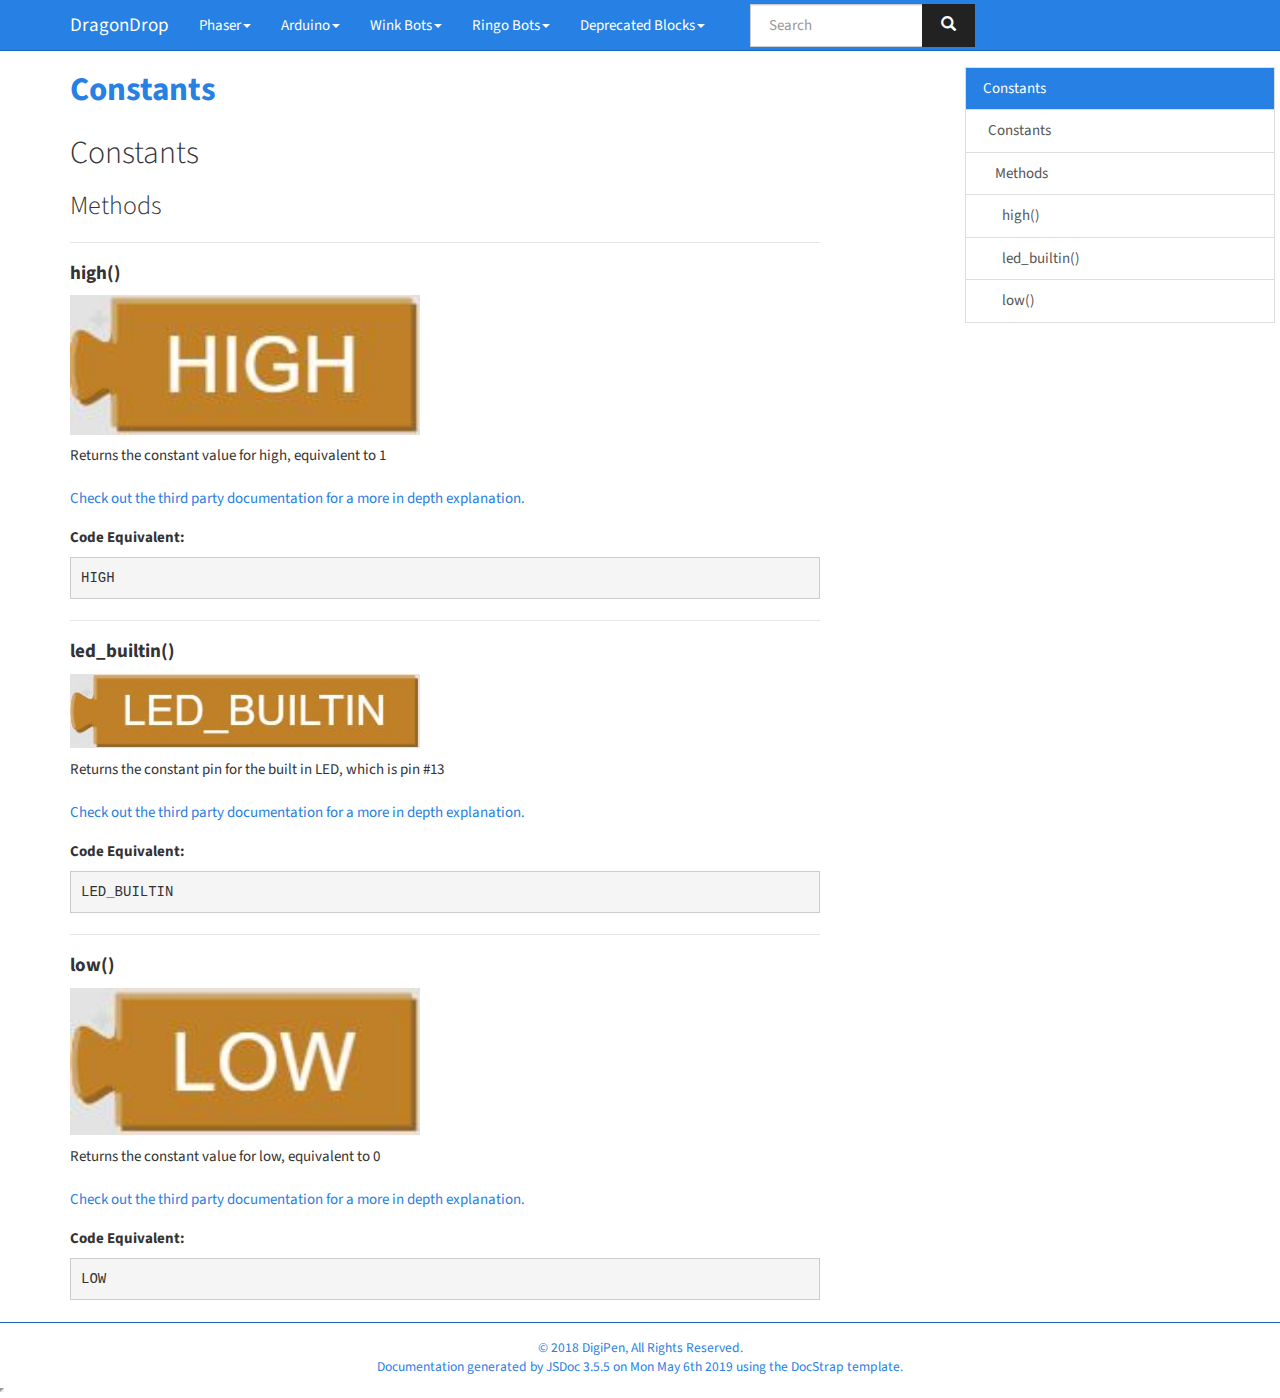
<file: assets/documentation/Constants.html>
<!DOCTYPE html>

<html lang="en">
<head>
	<meta charset="utf-8">
	<meta name="viewport" content="width=device-width">
	<title>DragonDrop Constants</title>

	<!--[if lt IE 9]>
	<script src="//html5shiv.googlecode.com/svn/trunk/html5.js"></script>
	<![endif]-->
	<link type="text/css" rel="stylesheet" href="styles/sunlight.default.css">

	<link type="text/css" rel="stylesheet" href="styles/site.cosmo.css">

</head>

<body>

<div class="navbar navbar-default navbar-fixed-top navbar-inverse">
<div class="container">
	<div class="navbar-header">
		<a class="navbar-brand" href="index.html">DragonDrop</a>
		<button class="navbar-toggle" type="button" data-toggle="collapse" data-target="#topNavigation">
			<span class="icon-bar"></span>
			<span class="icon-bar"></span>
			<span class="icon-bar"></span>
        </button>
	</div>
	<div class="navbar-collapse collapse" id="topNavigation">
		<ul class="nav navbar-nav">
			
			<li class="dropdown">
				<a href="namespaces.list.html" class="dropdown-toggle" data-toggle="dropdown">Phaser<b class="caret"></b></a>
				<ul class="dropdown-menu ">
					<li><a href="Animation.html">Animation</a></li><li><a href="Body.html">Body</a></li><li><a href="Camera.html">Camera</a></li><li><a href="Circle.html">Circle</a></li><li><a href="Collision.html">Collision</a></li><li><a href="Debug.html">Debug</a></li><li><a href="DeviceButton.html">DeviceButton</a></li><li><a href="Dynamics.html">Dynamics</a></li><li><a href="GameObject.html">GameObject</a></li><li><a href="Graphics.html">Graphics</a></li><li><a href="Groups.html">Groups</a></li><li><a href="InputHandler.html">InputHandler</a></li><li><a href="Keyboard.html">Keyboard</a></li><li><a href="Math.html">Math</a></li><li><a href="Mouse.html">Mouse</a></li><li><a href="Particles.html">Particles</a></li><li><a href="PhaserList.html">PhaserList</a></li><li><a href="PhaserText.html">PhaserText</a></li><li><a href="Point.html">Point</a></li><li><a href="Pointer.html">Pointer</a></li><li><a href="Random.html">Random</a></li><li><a href="Rectangle.html">Rectangle</a></li><li><a href="Setup.html">Setup</a></li><li><a href="Sound.html">Sound</a></li><li><a href="Sprite_Image.html">Sprite/Image</a></li><li><a href="Startup.html">Startup</a></li><li><a href="States.html">States</a></li><li><a href="Timer.html">Timer</a></li><li><a href="Util.html">Util</a></li><li><a href="World.html">World</a></li>
				</ul>
			</li>
			
			<li class="dropdown">
				<a href="namespaces.list_.html" class="dropdown-toggle" data-toggle="dropdown">Arduino<b class="caret"></b></a>
				<ul class="dropdown-menu ">
					<li><a href="Advanced%2520I_O.html">Advanced I/O</a></li><li><a href="Analog%2520I_O.html">Analog I/O</a></li><li><a href="Arduino%2520String.html">Arduino String</a></li><li><a href="Character.html">Character</a></li><li><a href="Constants.html">Constants</a></li><li><a href="Digital%2520I_O.html">Digital I/O</a></li><li><a href="EEPROM.html">EEPROM</a></li><li><a href="Serial.html">Serial</a></li><li><a href="Servo.html">Servo</a></li><li><a href="Time.html">Time</a></li>
				</ul>
			</li>
			
			<li class="dropdown">
				<a href="namespaces.list__.html" class="dropdown-toggle" data-toggle="dropdown">Wink Bots<b class="caret"></b></a>
				<ul class="dropdown-menu ">
					<li><a href="Required%2520Blocks.html">Required Blocks</a></li><li><a href="Wink%2520Eyes.html">Wink Eyes</a></li><li><a href="Wink%2520Input.html">Wink Input</a></li><li><a href="Wink%2520IR%2520Communication.html">Wink IR Communication</a></li><li><a href="Wink%2520Left%2520Eye.html">Wink Left Eye</a></li><li><a href="Wink%2520Motors.html">Wink Motors</a></li><li><a href="Wink%2520Right%2520Eye.html">Wink Right Eye</a></li><li><a href="Wink%2520Sensors.html">Wink Sensors</a></li>
				</ul>
			</li>
			
			<li class="dropdown">
				<a href="namespaces.list_____.html" class="dropdown-toggle" data-toggle="dropdown">Ringo Bots<b class="caret"></b></a>
				<ul class="dropdown-menu ">
					<li><a href="Ringo%2520Calculation.html">Ringo Calculation</a></li><li><a href="Ringo%2520Fun%2520Stuff%2520Eyes.html">Ringo Fun Stuff Eyes</a></li><li><a href="Ringo%2520Input.html">Ringo Input</a></li><li><a href="Ringo%2520Motors.html">Ringo Motors</a></li><li><a href="Ringo%2520Movement.html">Ringo Movement</a></li><li><a href="Ringo%2520Navigation.html">Ringo Navigation</a></li><li><a href="Ringo%2520Pixels.html">Ringo Pixels</a></li><li><a href="Ringo%2520Sensors.html">Ringo Sensors</a></li>
				</ul>
			</li>
			
			<li class="dropdown">
				<a href="namespaces.list______.html" class="dropdown-toggle" data-toggle="dropdown">Deprecated Blocks<b class="caret"></b></a>
				<ul class="dropdown-menu ">
					<li><a href="DeprecatedBlocks.html">DeprecatedBlocks</a></li>
				</ul>
			</li>
			
		</ul>
        
            <div class="col-sm-3 col-md-3">
                <form class="navbar-form" role="search">
                    <div class="input-group">
                        <input type="text" class="form-control" placeholder="Search" name="q" id="search-input">
                        <div class="input-group-btn">
                            <button class="btn btn-default" id="search-submit"><i class="glyphicon glyphicon-search"></i></button>
                        </div>
                    </div>
                </form>
            </div>
        
	</div>

</div>
</div>


<div class="container" id="toc-content">
<div class="row">

	
	<div class="col-md-8">
	
		<div id="main">
			

	<h1 class="page-title">Constants</h1>
<section>

<header>
    
        <h2>
        Constants
        </h2>
        
    
</header>


<article>
    <div class="container-overview">
    
        

        
<dl class="details">
    

	

	

	

    

    

    

    

	

	

	

	

	



	

	

	

	
</dl>


        
    
    </div>

    

    

    

    

    

    

    
        <h3 class="subsection-title">Methods</h3>

        <dl>
            
<hr>
<dt>
    <h4 class="name" id=".high"><b><span class="type-signature"></span>high()</b></h4>
    
    
</dt>
<dd>

    
    <div class="description">
        <p><img src="img/blocks/high.JPG" width="350"> <br></p>
<p>Returns the constant value for high, equivalent to 1<br><br><a href = "https://www.arduino.cc/en/Reference/Constants" target = "_blank"> Check out the third party documentation for a more in depth explanation.</a></p>
    </div>
    

    

    

    
    

    
<dl class="details">
    

	

	

	

    

    

    

    

	

	

	

	

	



	

	

	

	
</dl>


    

    

    

    

    

    
    <h5><b>Code Equivalent:</b></h5>
    
            
<div class="param-desc">
    <pre><code>HIGH
</code></pre>
</div>




        

    
</dd>

        
            
<hr>
<dt>
    <h4 class="name" id=".led_builtin"><b><span class="type-signature"></span>led_builtin()</b></h4>
    
    
</dt>
<dd>

    
    <div class="description">
        <p><img src="img/blocks/led_builtin.JPG" width="350"> <br></p>
<p>Returns the constant pin for the built in LED, which is pin #13<br><br><a href = "https://www.arduino.cc/en/Reference/Constants" target = "_blank"> Check out the third party documentation for a more in depth explanation.</a></p>
    </div>
    

    

    

    
    

    
<dl class="details">
    

	

	

	

    

    

    

    

	

	

	

	

	



	

	

	

	
</dl>


    

    

    

    

    

    
    <h5><b>Code Equivalent:</b></h5>
    
            
<div class="param-desc">
    <pre><code>LED_BUILTIN
</code></pre>
</div>




        

    
</dd>

        
            
<hr>
<dt>
    <h4 class="name" id=".low"><b><span class="type-signature"></span>low()</b></h4>
    
    
</dt>
<dd>

    
    <div class="description">
        <p><img src="img/blocks/low.JPG" width="350"> <br></p>
<p>Returns the constant value for low, equivalent to 0<br><br><a href = "https://www.arduino.cc/en/Reference/Constants" target = "_blank"> Check out the third party documentation for a more in depth explanation.</a></p>
    </div>
    

    

    

    
    

    
<dl class="details">
    

	

	

	

    

    

    

    

	

	

	

	

	



	

	

	

	
</dl>


    

    

    

    

    

    
    <h5><b>Code Equivalent:</b></h5>
    
            
<div class="param-desc">
    <pre><code>LOW
</code></pre>
</div>




        

    
</dd>

        </dl>
    

    

    
</article>

</section>




		</div>
	</div>

	<div class="clearfix"></div>

	
		<div class="col-md-3">
			<div id="toc" class="col-md-3 hidden-xs hidden-sm hidden-md"></div>
		</div>
	

</div>
</div>


    <div class="modal fade" id="searchResults">
      <div class="modal-dialog">
        <div class="modal-content">
          <div class="modal-header">
            <button type="button" class="close" data-dismiss="modal" aria-label="Close"><span aria-hidden="true">&times;</span></button>
            <h4 class="modal-title">Search results</h4>
          </div>
          <div class="modal-body"></div>
          <div class="modal-footer">
            <button type="button" class="btn btn-default" data-dismiss="modal">Close</button>
          </div>
        </div><!-- /.modal-content -->
      </div><!-- /.modal-dialog -->
    </div>


<footer>


	<span class="copyright">
	© 2018 DigiPen, All Rights Reserved.
	</span>

<span class="jsdoc-message">
	Documentation generated by <a href="https://github.com/jsdoc3/jsdoc">JSDoc 3.5.5</a>
	
		on Mon May 6th 2019
	
	using the <a href="https://github.com/docstrap/docstrap">DocStrap template</a>.
</span>
</footer>

<script src="scripts/docstrap.lib.js"></script>
<script src="scripts/toc.js"></script>

    <script type="text/javascript" src="scripts/fulltext-search-ui.js"></script>


<script>
$( function () {
	$( "[id*='$']" ).each( function () {
		var $this = $( this );

		$this.attr( "id", $this.attr( "id" ).replace( "$", "__" ) );
	} );

	$( ".tutorial-section pre, .readme-section pre, pre.prettyprint.source" ).each( function () {
		var $this = $( this );

		var example = $this.find( "code" );
		exampleText = example.html();
		var lang = /{@lang (.*?)}/.exec( exampleText );
		if ( lang && lang[1] ) {
			exampleText = exampleText.replace( lang[0], "" );
			example.html( exampleText );
			lang = lang[1];
		} else {
			var langClassMatch = example.parent()[0].className.match(/lang\-(\S+)/);
			lang = langClassMatch ? langClassMatch[1] : "javascript";
		}

		if ( lang ) {

			$this
			.addClass( "sunlight-highlight-" + lang )
			.addClass( "linenums" )
			.html( example.html() );

		}
	} );

	Sunlight.highlightAll( {
		lineNumbers : true,
		showMenu : true,
		enableDoclinks : true
	} );

	$.catchAnchorLinks( {
        navbarOffset: 10
	} );
	$( "#toc" ).toc( {
		anchorName  : function ( i, heading, prefix ) {
			return $( heading ).attr( "id" ) || ( prefix + i );
		},
		selectors   : "#toc-content h1,#toc-content h2,#toc-content h3,#toc-content h4",
		showAndHide : false,
		smoothScrolling: true
	} );

	$( "#main span[id^='toc']" ).addClass( "toc-shim" );
	$( '.dropdown-toggle' ).dropdown();

    $( "table" ).each( function () {
      var $this = $( this );
      $this.addClass('table');
    } );

} );
</script>



<!--Navigation and Symbol Display-->


<!--Google Analytics-->



    <script type="text/javascript">
        $(document).ready(function() {
            SearcherDisplay.init();
        });
    </script>


</body>
</html>
</file>
<file: assets/documentation/styles/sunlight.default.css>
/* global styles */
.sunlight-container {
	clear: both !important;
	position: relative !important;
	margin: 10px 0 !important;
}
.sunlight-code-container {
	clear: both !important;
	position: relative !important;
	border: none;
	border-color: #969696 !important;
	background-color: #FFFFFF !important;
}
.sunlight-highlighted, .sunlight-container, .sunlight-container textarea {
	font-family: Consolas, Inconsolata, Monaco, "Courier New" !important;
	font-size: 12px !important;
	line-height: 15px !important;
}
.sunlight-highlighted, .sunlight-container textarea {
	color: #000000 !important;
	margin: 0 !important;
}
.sunlight-container textarea {
	padding-left: 0 !important;
	margin-left: 0 !important;
	margin-right: 0 !important;
	padding-right: 0 !important;
}
.sunlight-code-container > .sunlight-highlighted {
	white-space: pre;
	overflow-x: auto;
	overflow-y: hidden; /* ie requires this wtf? */
}
.sunlight-highlighted {
	z-index: 1;
	position: relative;
}
.sunlight-highlighted * {
	background: transparent;
}
.sunlight-line-number-margin {
	float: left !important;
	margin-right: 5px !important;
	margin-top: 0 !important;
	margin-bottom: 0 !important;
	padding: 0 !important;
	padding-right: 4px !important;
	padding-left: 4px !important;
	border-right: 1px solid #CCCCCC !important;
	background-color: #EEEEEE !important;
	color: #848484 !important;
	text-align: right !important;
	position: relative;
	z-index: 3;
}
.sunlight-highlighted a, .sunlight-line-number-margin a  {
	border: none !important;
	text-decoration: none !important;
	font-weight: normal !important;
	font-style: normal !important;
	padding: 0 !important;
}
.sunlight-line-number-margin a {
	color: inherit !important;
}
.sunlight-line-highlight-overlay {
	position: absolute;
	top: 0;
	left: 0;
	width: 100%;
	z-index: 0;
}
.sunlight-line-highlight-overlay div {
	height: 15px;
	width: 100%;
}
.sunlight-line-highlight-overlay .sunlight-line-highlight-active {
	background-color: #E7FCFA;
}

/* menu */
.sunlight-menu {
	background-color: #FFFFCC;
	color: #000000;
}
.sunlight-menu ul {
	margin: 0 !important;
	padding: 0 !important;
	list-style-type: none !important;
}
.sunlight-menu li {
	float: right !important;
	margin-left: 5px !important;
}
.sunlight-menu a, .sunlight-menu img {
	color: #000099 !important;
	text-decoration: none !important;
	border: none !important;
}




.sunlight-string,
.sunlight-char,
.sunlight-heredoc,
.sunlight-heredocDeclaration,
.sunlight-nowdoc,
.sunlight-longString,
.sunlight-rawString,
.sunlight-binaryString,
.sunlight-rawLongString,
.sunlight-binaryLongString,
.sunlight-verbatimString,
.sunlight-diff .sunlight-removed {
	color: #990000 !important;
}

.sunlight-ident,
.sunlight-operator,
.sunlight-punctuation,
.sunlight-delimiter,
.sunlight-diff .sunlight-unchanged {
	color: #000000 !important;
}

.sunlight-comment,
.sunlight-xmlDocCommentContent,
.sunlight-nginx .sunlight-ssiCommand,
.sunlight-sln .sunlight-formatDeclaration,
.sunlight-diff .sunlight-added {
	color: #009900 !important;
}
.sunlight-number,
.sunlight-guid,
.sunlight-cdata {
	color: #CC6600 !important;
}

.sunlight-named-ident,
.sunlight-constant,
.sunlight-javascript .sunlight-globalVariable,
.sunlight-globalObject,
.sunlight-python .sunlight-attribute,
.sunlight-nginx .sunlight-context,
.sunlight-httpd .sunlight-context,
.sunlight-haskell .sunlight-class,
.sunlight-haskell .sunlight-type,
.sunlight-lisp .sunlight-declarationSpecifier,
.sunlight-erlang .sunlight-userDefinedFunction,
.sunlight-diff .sunlight-header {
	color: #2B91AF !important;
}
.sunlight-keyword,
.sunlight-languageConstruct,
.sunlight-css
.sunlight-element,
.sunlight-bash .sunlight-command,
.sunlight-specialOperator,
.sunlight-erlang .sunlight-moduleAttribute,
.sunlight-xml .sunlight-tagName,
.sunlight-xml .sunlight-operator,
.sunlight-diff .sunlight-modified {
	color: #0000FF !important;
}
.sunlight-shortOpenTag,
.sunlight-openTag,
.sunlight-closeTag,
.sunlight-xmlOpenTag,
.sunlight-xmlCloseTag,
.sunlight-aspOpenTag,
.sunlight-aspCloseTag,
.sunlight-label,
.sunlight-css .sunlight-importantFlag {
	background-color: #FFFF99 !important;
	color: #000000 !important;
}
.sunlight-function,
.sunlight-globalFunction,
.sunlight-ruby .sunlight-specialFunction,
.sunlight-objective-c .sunlight-messageDestination,
.sunlight-6502asm .sunlight-illegalOpcode,
.sunlight-powershell .sunlight-switch,
.sunlight-lisp .sunlight-macro,
.sunlight-lisp .sunlight-specialForm,
.sunlight-lisp .sunlight-type,
.sunlight-sln .sunlight-sectionName,
.sunlight-diff .sunlight-rangeInfo {
	color: #B069AF !important;
}

.sunlight-variable,
.sunlight-specialVariable,
.sunlight-environmentVariable,
.sunlight-objective-c .sunlight-messageArgumentName,
.sunlight-lisp .sunlight-globalVariable,
.sunlight-ruby .sunlight-globalVariable,
.sunlight-ruby .sunlight-instanceVariable,
.sunlight-sln .sunlight-operator {
	color: #325484 !important;
}
.sunlight-regexLiteral,
.sunlight-lisp .sunlight-operator,
.sunlight-6502asm .sunlight-pseudoOp,
.sunlight-erlang .sunlight-macro {
	color: #FF00B2 !important;
}
.sunlight-specialVariable {
	font-style: italic !important;
	font-weight: bold !important;
}
.sunlight-csharp .sunlight-pragma,
.sunlight-preprocessorDirective,
.sunlight-vb .sunlight-compilerDirective,
.sunlight-diff .sunlight-mergeHeader,
.sunlight-diff .sunlight-noNewLine {
	color: #999999 !important;
	font-style: italic !important;
}
.sunlight-xmlDocCommentMeta,
.sunlight-java .sunlight-annotation,
.sunlight-scala .sunlight-annotation,
.sunlight-docComment {
	color: #808080 !important;
}
.sunlight-quotedIdent,
.sunlight-ruby .sunlight-subshellCommand,
.sunlight-lisp .sunlight-keywordArgument,
.sunlight-haskell .sunlight-infixOperator,
.sunlight-erlang .sunlight-quotedAtom {
	color: #999900 !important;
}



/* xml */
.sunlight-xml .sunlight-string {
	color: #990099 !important;
}
.sunlight-xml .sunlight-attribute {
	color: #FF0000 !important;
}
.sunlight-xml .sunlight-entity {
	background-color: #EEEEEE !important;
	color: #000000 !important;
	border: 1px solid #000000 !important;
}
.sunlight-xml .sunlight-doctype {
	color: #2B91AF !important;
}

/* javascript */
.sunlight-javascript .sunlight-reservedWord {
	font-style: italic !important;
}

/* css */
.sunlight-css .sunlight-microsoftFilterPrefix {
	color: #FF00FF !important;
}
.sunlight-css .sunlight-rule {
	color: #0099FF !important;
}
.sunlight-css .sunlight-keyword {
	color: #4E65B8 !important;
}
.sunlight-css .sunlight-class {
	color: #FF0000 !important;
}
.sunlight-css .sunlight-id {
	color: #8A8E13 !important;
}
.sunlight-css .sunlight-pseudoClass,
.sunlight-css .sunlight-pseudoElement {
	color: #368B87 !important;
}

/* bash */
.sunlight-bash .sunlight-hashBang {
	color: #3D97F5 !important;
}
.sunlight-bash .sunlight-verbatimCommand {
	color: #999900 !important;
}
.sunlight-bash .sunlight-variable,
.sunlight-bash .sunlight-specialVariable {
	color: #FF0000 !important;
}

/* python */
.sunlight-python .sunlight-specialMethod {
	font-weight: bold !important;
	color: #A07DD3;
}

/* ruby */
.sunlight-ruby .sunlight-symbol {
	font-weight: bold !important;
	color: #ED7272 !important;
}

/* brainfuck */
.sunlight-brainfuck {
	font-weight: bold !important;
	color: #000000 !important;
}
.sunlight-brainfuck .sunlight-increment {
	background-color: #FF9900 !important;
}
.sunlight-brainfuck .sunlight-decrement {
	background-color: #FF99FF !important;
}
.sunlight-brainfuck .sunlight-incrementPointer {
	background-color: #FFFF99 !important;
}
.sunlight-brainfuck .sunlight-decrementPointer {
	background-color: #66CCFF !important;
}
.sunlight-brainfuck .sunlight-read {
	background-color: #FFFFFF !important;
}
.sunlight-brainfuck .sunlight-write {
	background-color: #99FF99 !important;
}
.sunlight-brainfuck .sunlight-openLoop, .sunlight-brainfuck .sunlight-closeLoop {
	background-color: #FFFFFF !important;
}

/* 6502 asm */
.sunlight-6502asm .sunlight-label {
	font-weight: bold !important;
	color: #000000 !important;
	background: none !important;
}

/* lisp */
.sunlight-lisp .sunlight-macro {
	font-style: italic !important;
}

/* erlang */
.sunlight-erlang .sunlight-atom {
	font-weight: bold !important;
}
</file>
